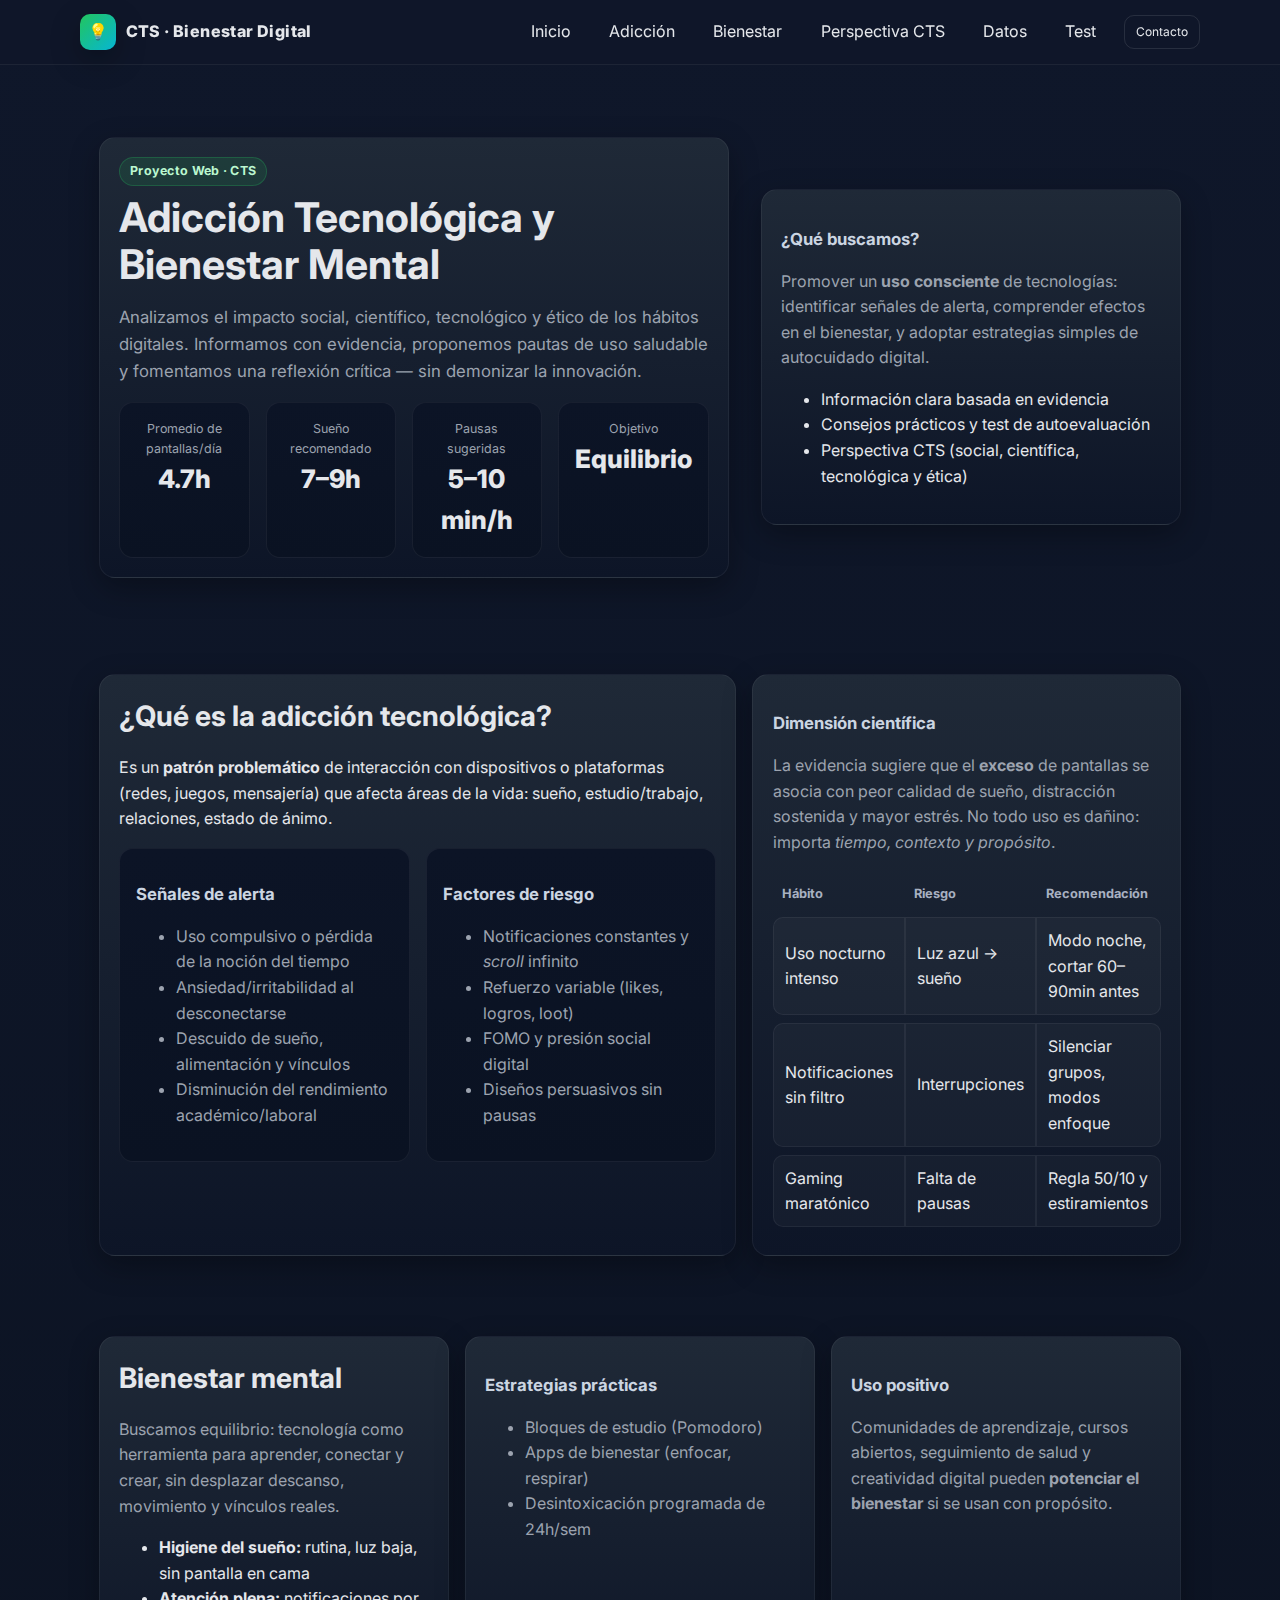
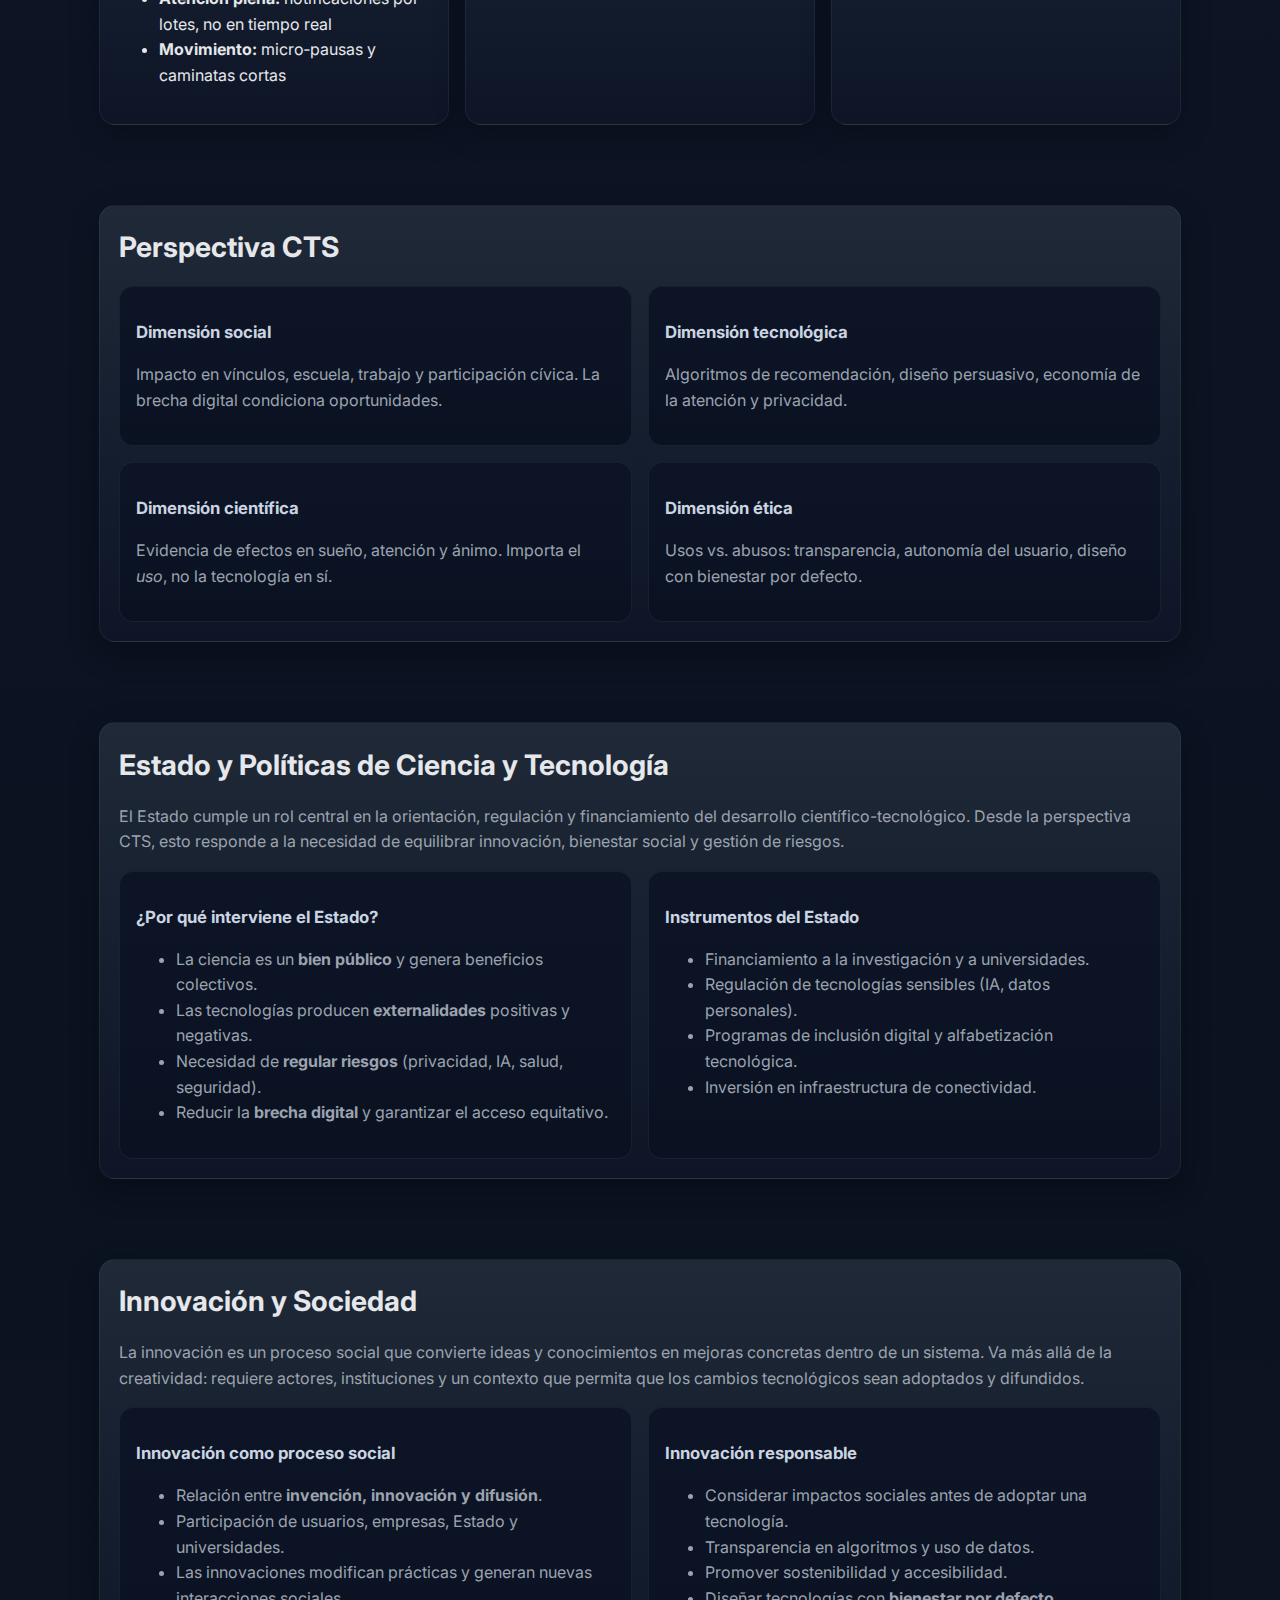
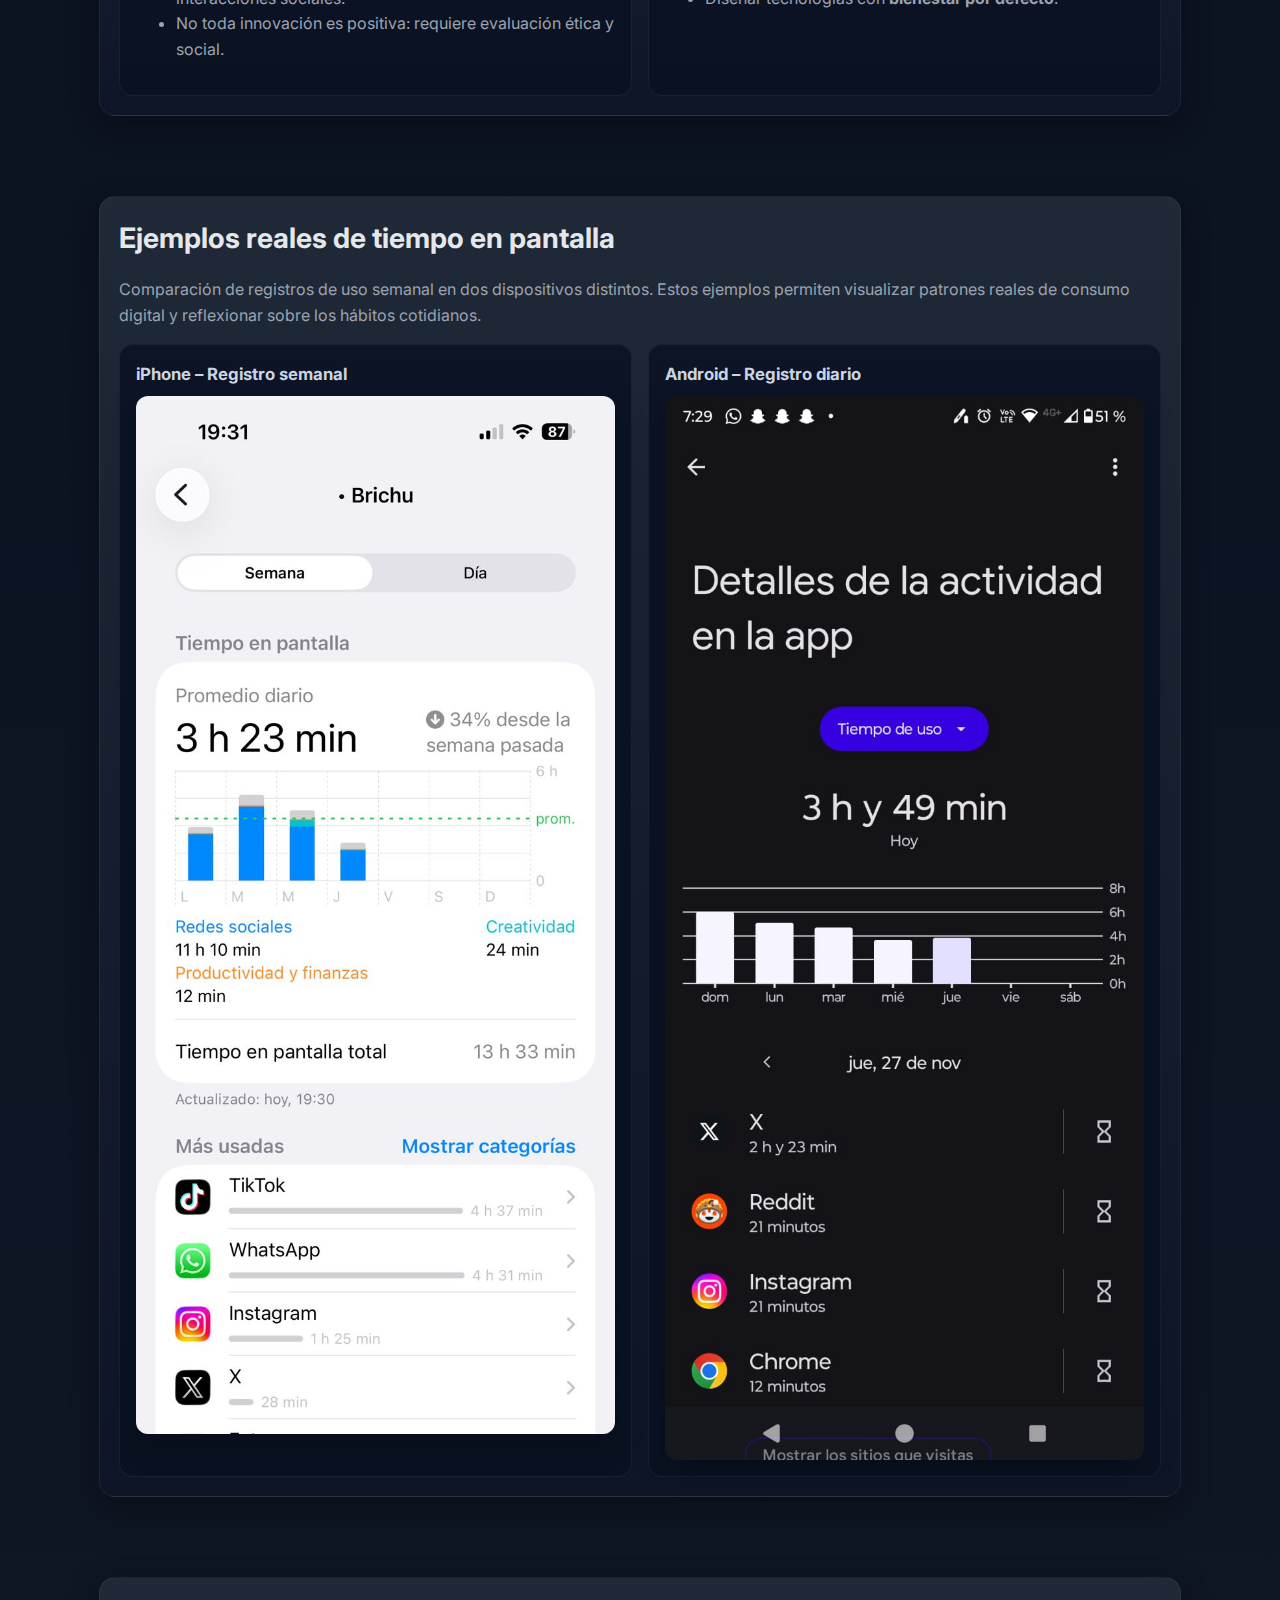
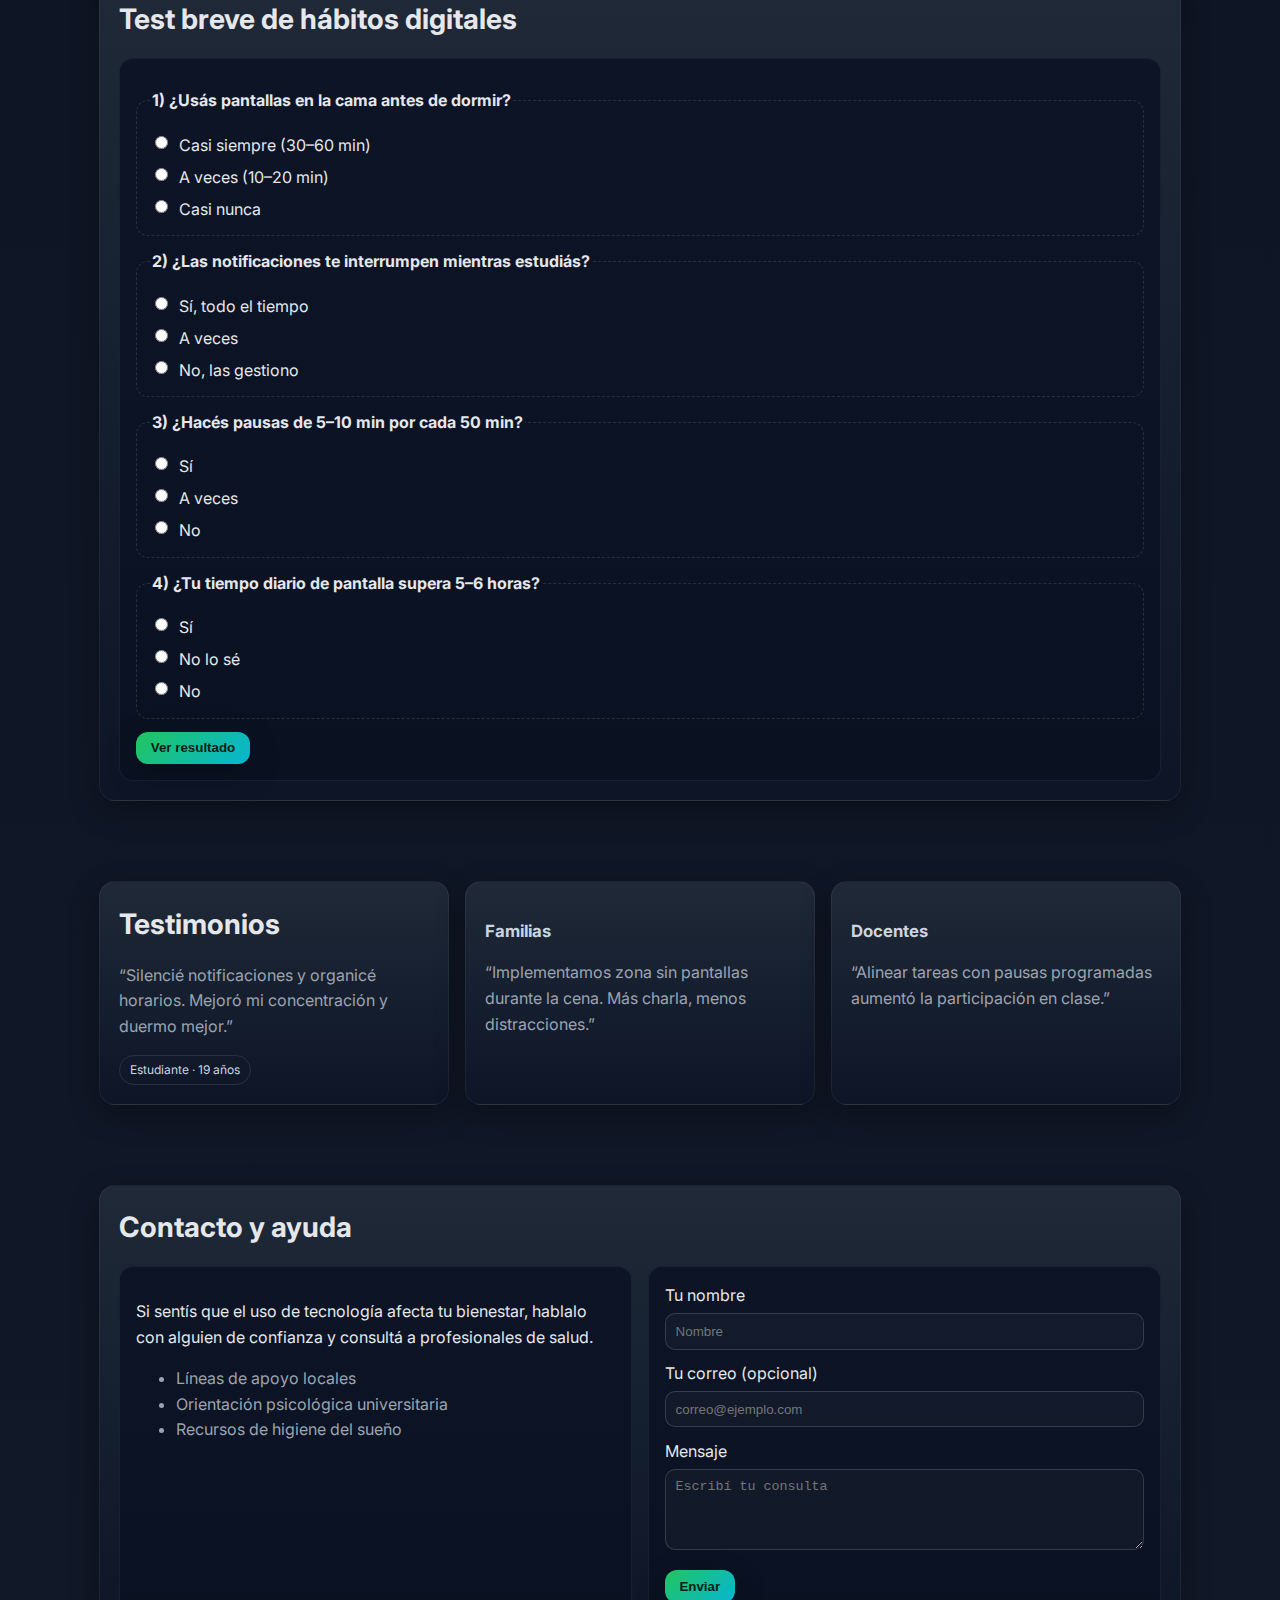
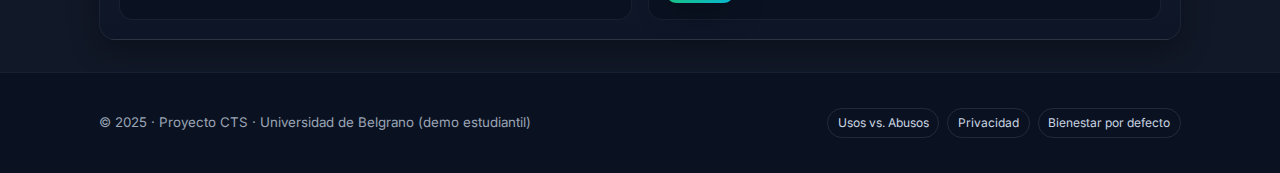
<file: index.html>
<!DOCTYPE html>
<html lang="es">

<head>
  <meta charset="utf-8" />
  <meta name="viewport" content="width=device-width, initial-scale=1" />
  <title>Adicción Tecnológica y Bienestar Mental – CTS</title>
  <meta name="description"
    content="Sitio educativo CTS sobre adicción tecnológica y bienestar mental: enfoque social, científico, tecnológico y ético." />
  <link rel="preconnect" href="https://fonts.gstatic.com" crossorigin>
  <link href="https://fonts.googleapis.com/css2?family=Inter:wght@300;400;600;800&display=swap" rel="stylesheet">
  <style>
    :root {
      --bg: #0f172a;
      /* slate-900 */
      --panel: #111827;
      /* gray-900 */
      --soft: #1f2937;
      /* gray-800 */
      --muted: #9ca3af;
      /* gray-400 */
      --text: #e5e7eb;
      /* gray-200 */
      --brand: #22c55e;
      /* green-500 */
      --brand-2: #06b6d4;
      /* cyan-500 */
      --accent: #93c5fd;
      /* blue-300 */
      --danger: #ef4444;
      /* red-500 */
      --ok: #10b981;
      /* emerald-500 */
      --shadow: 0 10px 30px rgba(0, 0, 0, .3);
      --radius: 16px;
    }

    * {
      box-sizing: border-box
    }

    html,
    body {
      margin: 0
    }

    body {
      font-family: Inter, system-ui, -apple-system, Segoe UI, Roboto, Ubuntu, "Helvetica Neue", Arial, "Apple Color Emoji", "Segoe UI Emoji";
      background: linear-gradient(180deg, var(--bg), #0b1220 40%, var(--panel));
      color: var(--text);
      line-height: 1.6
    }

    a {
      color: var(--accent);
      text-decoration: none
    }

    img {
      max-width: 100%;
      display: block
    }

    /* Layout */
    .container {
      max-width: 1120px;
      margin: 0 auto;
      padding: 0 1.2rem
    }

    header {
      position: sticky;
      top: 0;
      z-index: 120;
      background: rgba(15, 23, 42, .7);
      backdrop-filter: blur(10px);
      border-bottom: 1px solid rgba(255, 255, 255, .06);
      transition: background-color .25s ease, box-shadow .25s ease, transform .35s ease-out
    }

    .nav {
      display: flex;
      align-items: center;
      justify-content: space-between;
      padding: .8rem 0
    }

    .brand {
      display: flex;
      gap: .6rem;
      align-items: center;
      font-weight: 800;
      letter-spacing: .4px
    }

    .brand .logo {
      width: 36px;
      height: 36px;
      border-radius: 10px;
      background: linear-gradient(135deg, var(--brand), var(--brand-2));
      display: grid;
      place-items: center;
      box-shadow: var(--shadow)
    }

    .brand .logo span {
      font-weight: 800;
      color: #052014
    }

    .menu {
      display: flex;
      gap: 1rem;
      align-items: center
    }

    .menu a {
      padding: .4rem .7rem;
      border-radius: 10px;
      color: var(--text)
    }

    .menu a:hover {
      background: rgba(255, 255, 255, .06)
    }

    .cta {
      background: linear-gradient(135deg, var(--brand), var(--brand-2));
      color: #052014;
      font-weight: 700;
      padding: .55rem .9rem;
      border: none;
      border-radius: 12px;
      box-shadow: var(--shadow);
    }

    .hero {
      padding: 4.5rem 0 3rem;
      display: grid;
      grid-template-columns: 1.2fr .8fr;
      gap: 2rem;
      align-items: center
    }

    .hero h1 {
      font-size: clamp(1.8rem, 3.2vw, 3rem);
      line-height: 1.15;
      margin: .5rem 0
    }

    .hero p.lead {
      color: var(--muted);
      font-size: 1.05rem
    }

    .card {
      background: linear-gradient(180deg, var(--soft), #0d1527);
      border: 1px solid rgba(255, 255, 255, .06);
      border-radius: var(--radius);
      box-shadow: var(--shadow)
    }

    .card.pad {
      padding: 1.2rem
    }

    .grid {
      display: grid;
      gap: 1rem
    }

    .grid.cols-3 {
      grid-template-columns: repeat(3, 1fr)
    }

    .grid.cols-2 {
      grid-template-columns: repeat(2, 1fr)
    }

    section {
      padding: 3rem 0 2rem
    }

    h2 {
      font-size: clamp(1.3rem, 2.2vw, 1.8rem);
      margin: 0 0 1rem
    }

    h3 {
      font-size: 1.05rem;
      margin: 1rem 0 .5rem;
      color: #cbd5e1
    }

    .muted {
      color: var(--muted)
    }

    .tag {
      display: inline-block;
      background: rgba(34, 197, 94, .12);
      color: #bbf7d0;
      border: 1px solid rgba(34, 197, 94, .25);
      padding: .2rem .6rem;
      border-radius: 999px;
      font-size: .78rem;
      font-weight: 700;
      letter-spacing: .3px
    }

    .kpis {
      display: grid;
      grid-template-columns: repeat(4, 1fr);
      gap: 1rem
    }

    .kpis .kpi {
      padding: 1rem;
      border-radius: 14px;
      background: linear-gradient(180deg, #0c1426, #0a1222);
      border: 1px solid rgba(255, 255, 255, .06);
      text-align: center
    }

    .kpi .title {
      font-size: .78rem;
      color: var(--muted)
    }

    .kpi .value {
      font-size: 1.6rem;
      font-weight: 800
    }

    .pill {
      display: inline-block;
      padding: .25rem .6rem;
      border: 1px solid rgba(255, 255, 255, .1);
      border-radius: 999px;
      font-size: .75rem;
      color: #cbd5e1
    }

    .two-col {
      display: grid;
      grid-template-columns: 1.2fr .8fr;
      gap: 1rem
    }

    .table {
      width: 100%;
      border-collapse: separate;
      border-spacing: 0 8px
    }

    .table th {
      font-size: .8rem;
      color: #a8b1c1;
      text-align: left;
      padding: .3rem .6rem
    }

    .table td {
      background: rgba(255, 255, 255, .03);
      border: 1px solid rgba(255, 255, 255, .06);
      padding: .6rem .7rem
    }

    .table tr td:first-child {
      border-top-left-radius: 10px;
      border-bottom-left-radius: 10px
    }

    .table tr td:last-child {
      border-top-right-radius: 10px;
      border-bottom-right-radius: 10px
    }

    .panel {
      padding: 1rem;
      border-radius: 14px;
      background: linear-gradient(180deg, #0c1426, #0a1222);
      border: 1px solid rgba(255, 255, 255, .06)
    }

    /* Test */
    .question {
      margin: .8rem 0;
      padding: .8rem;
      border: 1px dashed rgba(255, 255, 255, .12);
      border-radius: 12px
    }

    .question legend {
      font-weight: 700
    }

    .choices {
      display: grid;
      gap: .4rem;
      margin-top: .4rem
    }

    .choices label {
      display: flex;
      gap: .5rem;
      align-items: flex-start
    }

    /* Footer */
    footer {
      padding: 2.2rem 0;
      color: #9aa4b4;
      border-top: 1px solid rgba(255, 255, 255, .06);
      background: #0a1222
    }

    /* Mobile */
    .drawer {
      display: none;
    }

    .mobile {
      display: none;
    }

    .nav-toggle {
      display: none;
    }

    @media (max-width: 960px) {
      .hero {
        grid-template-columns: 1fr
      }

      .grid.cols-3 {
        grid-template-columns: 1fr
      }

      .grid.cols-2 {
        grid-template-columns: 1fr
      }

      .kpis {
        grid-template-columns: repeat(2, 1fr)
      }

      .two-col {
        grid-template-columns: 1fr
      }

      .menu {
        display: none
      }

      .mobile {
        display: block
      }

      .nav-toggle {
        display: inline-flex;
        gap: .45rem;
        align-items: center;
        background: rgba(255, 255, 255, .06);
        border: 1px solid rgba(255, 255, 255, .1);
        padding: .45rem .7rem;
        border-radius: 10px;
      }

      .drawer {
        display: none;
        position: fixed;
        inset: 64px 0 0 0;
        background: rgba(10, 18, 34, .98);
        backdrop-filter: blur(6px);
        padding: 1rem;
        z-index: 1;
      }

      .drawer a {
        display: block;
        padding: .8rem;
        border-bottom: 1px solid rgba(255, 255, 255, .06);
      }

      .drawer.open {
        display: block;
        height: fit-content;
      }
    }

    /* Refuerzo extra por las dudas (escritorio): */
    @media (min-width: 961px) {
      #drawer {
        display: none !important;
      }
    }
  </style>
</head>

<body>
  <header aria-label="Barra de navegación principal">
    <div class="container nav">
      <div class="brand" aria-label="Identidad del sitio">
        <div class="logo" aria-hidden="true">💡</div>
        <span>CTS · Bienestar Digital</span>
      </div>
      <nav class="menu" aria-label="Secciones">
        <a href="#inicio">Inicio</a>
        <a href="#adiccion">Adicción</a>
        <a href="#bienestar">Bienestar</a>
        <a href="#cts">Perspectiva CTS</a>
        <a href="#datos">Datos</a>
        <a href="#test">Test</a>
        <a href="#contacto" class="pill">Contacto</a>
      </nav>
      <div class="mobile">
        <button class="nav-toggle" id="openNav" aria-expanded="false" aria-controls="drawer">Menú ▾</button>
      </div>
    </div>
    <div id="drawer" class="drawer" role="dialog" aria-modal="true" aria-label="Menú móvil">
      <a href="#inicio">Inicio</a>
      <a href="#adiccion">Adicción</a>
      <a href="#bienestar">Bienestar</a>
      <a href="#cts">Perspectiva CTS</a>
      <a href="#datos">Datos</a>
      <a href="#test">Test</a>
      <a href="#contacto">Contacto</a>
    </div>
  </header>

  <main id="inicio" class="container">
    <section class="hero" aria-labelledby="t-hero">
      <div class="card pad">
        <span class="tag">Proyecto Web · CTS</span>
        <h1 id="t-hero">Adicción Tecnológica y Bienestar Mental</h1>
        <p class="lead">Analizamos el impacto social, científico, tecnológico y ético de los hábitos digitales.
          Informamos con evidencia, proponemos pautas de uso saludable y fomentamos una reflexión crítica — sin
          demonizar la innovación.</p>
        <div class="kpis" aria-label="Indicadores destacados">
          <div class="kpi">
            <div class="title">Promedio de pantallas/día</div>
            <div class="value" id="k1">4.7h</div>
          </div>
          <div class="kpi">
            <div class="title">Sueño recomendado</div>
            <div class="value">7–9h</div>
          </div>
          <div class="kpi">
            <div class="title">Pausas sugeridas</div>
            <div class="value">5–10 min/h</div>
          </div>
          <div class="kpi">
            <div class="title">Objetivo</div>
            <div class="value">Equilibrio</div>
          </div>
        </div>
      </div>
      <div class="card pad" aria-label="Ilustración y objetivo">
        <h3>¿Qué buscamos?</h3>
        <p class="muted">Promover un <strong>uso consciente</strong> de tecnologías: identificar señales de alerta,
          comprender efectos en el bienestar, y adoptar estrategias simples de autocuidado digital.</p>
        <ul>
          <li>Información clara basada en evidencia</li>
          <li>Consejos prácticos y test de autoevaluación</li>
          <li>Perspectiva CTS (social, científica, tecnológica y ética)</li>
        </ul>
      </div>
    </section>

    <section id="adiccion" aria-labelledby="t-adiccion">
      <div class="two-col">
        <div class="card pad">
          <h2 id="t-adiccion">¿Qué es la adicción tecnológica?</h2>
          <p>Es un <strong>patrón problemático</strong> de interacción con dispositivos o plataformas (redes, juegos,
            mensajería) que afecta áreas de la vida: sueño, estudio/trabajo, relaciones, estado de ánimo.</p>
          <div class="grid cols-2">
            <div class="panel">
              <h3>Señales de alerta</h3>
              <ul class="muted">
                <li>Uso compulsivo o pérdida de la noción del tiempo</li>
                <li>Ansiedad/irritabilidad al desconectarse</li>
                <li>Descuido de sueño, alimentación y vínculos</li>
                <li>Disminución del rendimiento académico/laboral</li>
              </ul>
            </div>
            <div class="panel">
              <h3>Factores de riesgo</h3>
              <ul class="muted">
                <li>Notificaciones constantes y <em>scroll</em> infinito</li>
                <li>Refuerzo variable (likes, logros, loot)</li>
                <li>FOMO y presión social digital</li>
                <li>Diseños persuasivos sin pausas</li>
              </ul>
            </div>
          </div>
        </div>
        <div class="card pad">
          <h3>Dimensión científica</h3>
          <p class="muted">La evidencia sugiere que el <strong>exceso</strong> de pantallas se asocia con peor calidad
            de sueño, distracción sostenida y mayor estrés. No todo uso es dañino: importa <em>tiempo, contexto y
              propósito</em>.</p>
          <table class="table" aria-label="Relación entre hábitos y efectos">
            <thead>
              <tr>
                <th>Hábito</th>
                <th>Riesgo</th>
                <th>Recomendación</th>
              </tr>
            </thead>
            <tbody>
              <tr>
                <td>Uso nocturno intenso</td>
                <td>Luz azul → sueño</td>
                <td>Modo noche, cortar 60–90min antes</td>
              </tr>
              <tr>
                <td>Notificaciones sin filtro</td>
                <td>Interrupciones</td>
                <td>Silenciar grupos, modos enfoque</td>
              </tr>
              <tr>
                <td>Gaming maratónico</td>
                <td>Falta de pausas</td>
                <td>Regla 50/10 y estiramientos</td>
              </tr>
            </tbody>
          </table>
        </div>
      </div>
    </section>

    <section id="bienestar" aria-labelledby="t-bienestar">
      <div class="grid cols-3">
        <article class="card pad">
          <h2 id="t-bienestar">Bienestar mental</h2>
          <p class="muted">Buscamos equilibrio: tecnología como herramienta para aprender, conectar y crear, sin
            desplazar descanso, movimiento y vínculos reales.</p>
          <ul>
            <li><strong>Higiene del sueño:</strong> rutina, luz baja, sin pantalla en cama</li>
            <li><strong>Atención plena:</strong> notificaciones por lotes, no en tiempo real</li>
            <li><strong>Movimiento:</strong> micro‑pausas y caminatas cortas</li>
          </ul>
        </article>
        <article class="card pad">
          <h3>Estrategias prácticas</h3>
          <ul class="muted">
            <li>Bloques de estudio (Pomodoro)</li>
            <li>Apps de bienestar (enfocar, respirar)</li>
            <li>Desintoxicación programada de 24h/sem</li>
          </ul>
        </article>
        <article class="card pad">
          <h3>Uso positivo</h3>
          <p class="muted">Comunidades de aprendizaje, cursos abiertos, seguimiento de salud y creatividad digital
            pueden <strong>potenciar el bienestar</strong> si se usan con propósito.</p>
        </article>
      </div>
    </section>

    <section id="cts" aria-labelledby="t-cts">
      <div class="card pad">
        <h2 id="t-cts">Perspectiva CTS</h2>
        <div class="grid cols-2">
          <div class="panel">
            <h3>Dimensión social</h3>
            <p class="muted">Impacto en vínculos, escuela, trabajo y participación cívica. La brecha digital condiciona
              oportunidades.</p>
          </div>
          <div class="panel">
            <h3>Dimensión tecnológica</h3>
            <p class="muted">Algoritmos de recomendación, diseño persuasivo, economía de la atención y privacidad.</p>
          </div>
          <div class="panel">
            <h3>Dimensión científica</h3>
            <p class="muted">Evidencia de efectos en sueño, atención y ánimo. Importa el <em>uso</em>, no la tecnología
              en sí.</p>
          </div>
          <div class="panel">
            <h3>Dimensión ética</h3>
            <p class="muted">Usos vs. abusos: transparencia, autonomía del usuario, diseño con bienestar por defecto.
            </p>
          </div>
        </div>
      </div>
    </section>

    <!-- Unidad 5: Estado y políticas científico-tecnológicas -->
    <section id="estado" aria-labelledby="t-estado">
      <div class="card pad">
        <h2 id="t-estado">Estado y Políticas de Ciencia y Tecnología</h2>
        <p class="muted">El Estado cumple un rol central en la orientación, regulación y financiamiento del desarrollo
          científico-tecnológico. Desde la perspectiva CTS, esto responde a la necesidad de equilibrar innovación,
          bienestar social y gestión de riesgos.</p>

        <div class="grid cols-2">
          <div class="panel">
            <h3>¿Por qué interviene el Estado?</h3>
            <ul class="muted">
              <li>La ciencia es un <strong>bien público</strong> y genera beneficios colectivos.</li>
              <li>Las tecnologías producen <strong>externalidades</strong> positivas y negativas.</li>
              <li>Necesidad de <strong>regular riesgos</strong> (privacidad, IA, salud, seguridad).</li>
              <li>Reducir la <strong>brecha digital</strong> y garantizar el acceso equitativo.</li>
            </ul>
          </div>
          <div class="panel">
            <h3>Instrumentos del Estado</h3>
            <ul class="muted">
              <li>Financiamiento a la investigación y a universidades.</li>
              <li>Regulación de tecnologías sensibles (IA, datos personales).</li>
              <li>Programas de inclusión digital y alfabetización tecnológica.</li>
              <li>Inversión en infraestructura de conectividad.</li>
            </ul>
          </div>
        </div>
      </div>
    </section>

    <!-- Unidad 6: Innovación -->
    <section id="innovacion" aria-labelledby="t-innovacion">
      <div class="card pad">
        <h2 id="t-innovacion">Innovación y Sociedad</h2>
        <p class="muted">La innovación es un proceso social que convierte ideas y conocimientos en mejoras concretas
          dentro de un sistema. Va más allá de la creatividad: requiere actores, instituciones y un contexto que permita
          que los cambios tecnológicos sean adoptados y difundidos.</p>

        <div class="grid cols-2">
          <div class="panel">
            <h3>Innovación como proceso social</h3>
            <ul class="muted">
              <li>Relación entre <strong>invención, innovación y difusión</strong>.</li>
              <li>Participación de usuarios, empresas, Estado y universidades.</li>
              <li>Las innovaciones modifican prácticas y generan nuevas interacciones sociales.</li>
              <li>No toda innovación es positiva: requiere evaluación ética y social.</li>
            </ul>
          </div>
          <div class="panel">
            <h3>Innovación responsable</h3>
            <ul class="muted">
              <li>Considerar impactos sociales antes de adoptar una tecnología.</li>
              <li>Transparencia en algoritmos y uso de datos.</li>
              <li>Promover sostenibilidad y accesibilidad.</li>
              <li>Diseñar tecnologías con <strong>bienestar por defecto</strong>.</li>
            </ul>
          </div>
        </div>
      </div>
    </section>

    <section id="ejemplos-uso" aria-labelledby="t-ejemplos-uso">
      <div class="card pad">
        <h2 id="t-ejemplos-uso">Ejemplos reales de tiempo en pantalla</h2>
        <p class="muted">Comparación de registros de uso semanal en dos dispositivos distintos. Estos ejemplos permiten
          visualizar patrones reales de consumo digital y reflexionar sobre los hábitos cotidianos.</p>


        <div class="grid cols-2" style="margin-top:1rem">
          <div class="panel">
            <h3 style="margin-top:0">iPhone – Registro semanal</h3>
            <img src="tiempo_en_pantalla.jpeg" alt="Ejemplo de tiempo en pantalla en iPhone"
              style="border-radius:12px;box-shadow:var(--shadow)">
          </div>


          <div class="panel">
            <h3 style="margin-top:0">Android – Registro diario</h3>
            <img src="tiempo_em_pantalla_maxi.jpeg" alt="Ejemplo de tiempo en pantalla en Android"
              style="border-radius:12px;box-shadow:var(--shadow)">
          </div>
        </div>
      </div>
    </section>

    <section id="test" aria-labelledby="t-test">
      <div class="card pad">
        <h2 id="t-test">Test breve de hábitos digitales</h2>
        <form id="quiz" class="panel" autocomplete="off">
          <fieldset class="question">
            <legend>1) ¿Usás pantallas en la cama antes de dormir?</legend>
            <div class="choices">
              <label><input type="radio" name="q1" value="2"> Casi siempre (30–60 min)</label>
              <label><input type="radio" name="q1" value="1"> A veces (10–20 min)</label>
              <label><input type="radio" name="q1" value="0"> Casi nunca</label>
            </div>
          </fieldset>
          <fieldset class="question">
            <legend>2) ¿Las notificaciones te interrumpen mientras estudiás?</legend>
            <div class="choices">
              <label><input type="radio" name="q2" value="2"> Sí, todo el tiempo</label>
              <label><input type="radio" name="q2" value="1"> A veces</label>
              <label><input type="radio" name="q2" value="0"> No, las gestiono</label>
            </div>
          </fieldset>
          <fieldset class="question">
            <legend>3) ¿Hacés pausas de 5–10 min por cada 50 min?</legend>
            <div class="choices">
              <label><input type="radio" name="q3" value="0"> Sí</label>
              <label><input type="radio" name="q3" value="1"> A veces</label>
              <label><input type="radio" name="q3" value="2"> No</label>
            </div>
          </fieldset>
          <fieldset class="question">
            <legend>4) ¿Tu tiempo diario de pantalla supera 5–6 horas?</legend>
            <div class="choices">
              <label><input type="radio" name="q4" value="2"> Sí</label>
              <label><input type="radio" name="q4" value="1"> No lo sé</label>
              <label><input type="radio" name="q4" value="0"> No</label>
            </div>
          </fieldset>
          <button type="submit" class="cta">Ver resultado</button>
        </form>
        <div id="result" class="panel" style="margin-top:1rem;display:none" aria-live="polite"></div>
      </div>
    </section>

    <section id="testimonios" aria-labelledby="t-testimonios">
      <div class="grid cols-3">
        <article class="card pad">
          <h2 id="t-testimonios">Testimonios</h2>
          <p class="muted">“Silencié notificaciones y organicé horarios. Mejoró mi concentración y duermo mejor.”</p>
          <span class="pill">Estudiante · 19 años</span>
        </article>
        <article class="card pad">
          <h3>Familias</h3>
          <p class="muted">“Implementamos zona sin pantallas durante la cena. Más charla, menos distracciones.”</p>
        </article>
        <article class="card pad">
          <h3>Docentes</h3>
          <p class="muted">“Alinear tareas con pausas programadas aumentó la participación en clase.”</p>
        </article>
      </div>
    </section>

    <section id="contacto" aria-labelledby="t-contacto">
      <div class="card pad">
        <h2 id="t-contacto">Contacto y ayuda</h2>
        <div class="grid cols-2">
          <div class="panel">
            <p>Si sentís que el uso de tecnología afecta tu bienestar, hablalo con alguien de confianza y consultá a
              profesionales de salud.</p>
            <ul class="muted">
              <li>Líneas de apoyo locales</li>
              <li>Orientación psicológica universitaria</li>
              <li>Recursos de higiene del sueño</li>
            </ul>
          </div>
          <form class="panel" id="contactForm" novalidate>
            <label>Tu nombre
              <input required name="nombre" placeholder="Nombre"
                style="width:100%;margin-top:.3rem;padding:.6rem;border-radius:10px;border:1px solid rgba(255,255,255,.15);background:rgba(255,255,255,.03);color:var(--text)">
            </label>
            <label style="display:block;margin-top:.7rem">Tu correo (opcional)
              <input type="email" name="email" placeholder="correo@ejemplo.com"
                style="width:100%;margin-top:.3rem;padding:.6rem;border-radius:10px;border:1px solid rgba(255,255,255,.15);background:rgba(255,255,255,.03);color:var(--text)">
            </label>
            <label style="display:block;margin-top:.7rem">Mensaje
              <textarea required name="msg" rows="4" placeholder="Escribí tu consulta"
                style="width:100%;margin-top:.3rem;padding:.6rem;border-radius:10px;border:1px solid rgba(255,255,255,.15);background:rgba(255,255,255,.03);color:var(--text)"></textarea>
            </label>
            <button class="cta" style="margin-top:.8rem" type="submit">Enviar</button>
            <p id="contactOk" class="muted" style="display:none;margin-top:.6rem">¡Gracias! Tu mensaje fue registrado
              (demo).</p>
          </form>
        </div>
      </div>
    </section>
  </main>

  <footer aria-label="Pie de página">
    <div class="container"
      style="display:flex;flex-wrap:wrap;gap:1rem;align-items:center;justify-content:space-between">
      <small>© 2025 · Proyecto CTS · Universidad de Belgrano (demo estudiantil)</small>
      <div style="display:flex;gap:.5rem;flex-wrap:wrap">
        <span class="pill">Usos vs. Abusos</span>
        <span class="pill">Privacidad</span>
        <span class="pill">Bienestar por defecto</span>
      </div>
    </div>
  </footer>

  <script>
    // Mobile nav drawer
    const openBtn = document.getElementById('openNav');
    const drawer = document.getElementById('drawer');
    const main = document.querySelector('main'); // o document.getElementById('inicio')

    if (openBtn && drawer && main) {
      openBtn.addEventListener('click', () => {
        const open = drawer.classList.toggle('open');
        openBtn.setAttribute('aria-expanded', String(open));

        if (open) {
          main.style.filter = 'blur(5px)';
          main.style.webkitFilter = 'blur(5px)';
        } else {
          main.style.filter = 'none';
          main.style.webkitFilter = 'none';
        }
      });

      drawer.querySelectorAll('a').forEach(a =>
        a.addEventListener('click', () => {
          drawer.classList.remove('open');
          openBtn.setAttribute('aria-expanded', 'false');
          main.style.filter = 'none';
          main.style.webkitFilter = 'none';
        })
      );
    }


    // Simple bar chart without external libs (Canvas 2D)
    const ctx = document.getElementById('chart').getContext('2d');
    const data = { labels: ["L", "M", "X", "J", "V", "S", "D"], values: [4.5, 5.2, 6.0, 3.8, 5.9, 4.0, 3.2] };
    const max = Math.max(...data.values) + 1;
    const W = ctx.canvas.width = ctx.canvas.clientWidth;
    const H = ctx.canvas.height = 200;
    const pad = 32; const bw = (W - pad * 2) / data.values.length - 14; const base = H - pad;
    ctx.clearRect(0, 0, W, H);
    ctx.font = '12px Inter'; ctx.fillStyle = '#9ca3af';
    // Axes
    ctx.strokeStyle = 'rgba(255,255,255,.12)'; ctx.beginPath(); ctx.moveTo(pad, pad); ctx.lineTo(pad, base); ctx.lineTo(W - pad, base); ctx.stroke();
    // Bars
    data.values.forEach((v, i) => {
      const x = pad + i * ((W - pad * 2) / data.values.length) + 7;
      const h = (v / max) * (H - pad * 2);
      const y = base - h;
      const grad = ctx.createLinearGradient(0, y, 0, base);
      grad.addColorStop(0, '#22c55e'); grad.addColorStop(1, '#06b6d4');
      ctx.fillStyle = grad; ctx.fillRect(x, y, bw, h);
      ctx.fillStyle = '#cbd5e1'; ctx.fillText(data.labels[i], x + bw / 2 - 4, base + 14);
    });

    // KPI auto: promedio de pantalla
    const avg = (data.values.reduce((a, b) => a + b, 0) / data.values.length).toFixed(1);
    document.getElementById('k1').textContent = avg + ' h';

    // Quiz scoring
    const quiz = document.getElementById('quiz');
    const result = document.getElementById('result');
    quiz.addEventListener('submit', (e) => {
      e.preventDefault();
      const form = new FormData(quiz);
      let score = 0; let answered = 0;
      ['q1', 'q2', 'q3', 'q4'].forEach(q => {
        const v = form.get(q); if (v !== null) { score += Number(v); answered++; }
      });
      if (answered < 4) {
        result.style.display = 'block';
        result.innerHTML = '<strong>Completá todas las preguntas.</strong>';
        return;
      }
      let msg = ''; let tone = '';
      if (score <= 2) { msg = 'Tus hábitos parecen bastante saludables. \n ✔ Mantené pausas y rutina de sueño.'; tone = 'ok'; }
      else if (score <= 5) { msg = 'Estás en un punto intermedio. \n • Probá silenciar notificaciones y cortar pantallas antes de dormir.'; tone = 'warn'; }
      else { msg = 'Alerta: hay señales de uso excesivo. \n • Definí límites de tiempo, aplicá descansos regulares y pedí apoyo si lo necesitás.'; tone = 'bad'; }
      result.style.display = 'block';
      result.style.borderColor = 'rgba(255,255,255,.12)';
      result.innerHTML = `<div style="display:flex;gap:.6rem;align-items:flex-start">
        <div style="font-size:1.2rem">${tone === 'ok' ? '✅' : tone === 'warn' ? '⚠️' : '🛑'}</div>
        <div><strong>Resultado:</strong> ${score} puntos<br><span class="muted">${msg.replace(/\n/g, '<br>')}</span></div>
      </div>`;
    });

    // Contact demo
    const contactForm = document.getElementById('contactForm');
    const contactOk = document.getElementById('contactOk');
    contactForm.addEventListener('submit', (e) => {
      e.preventDefault();
      contactOk.style.display = 'block';
      contactForm.reset();
    });
  </script>
</body>

</html>
</file>
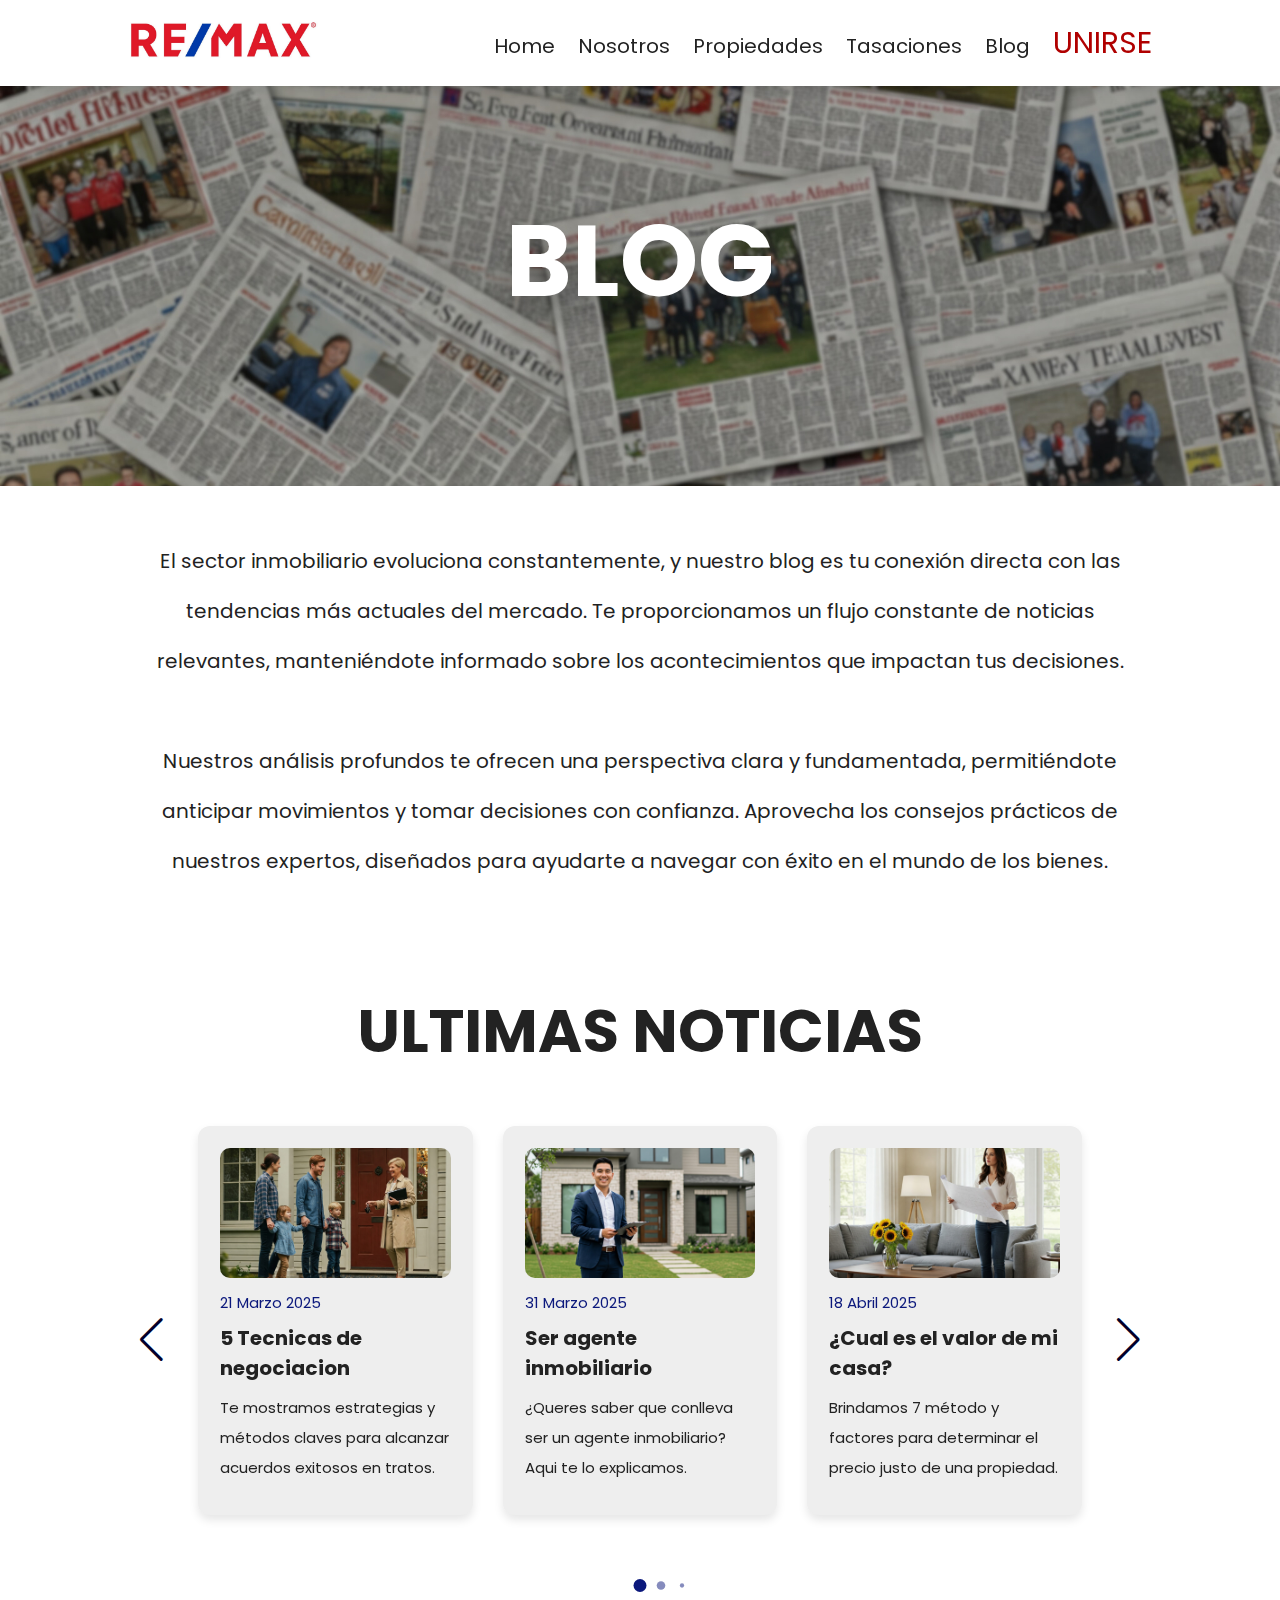
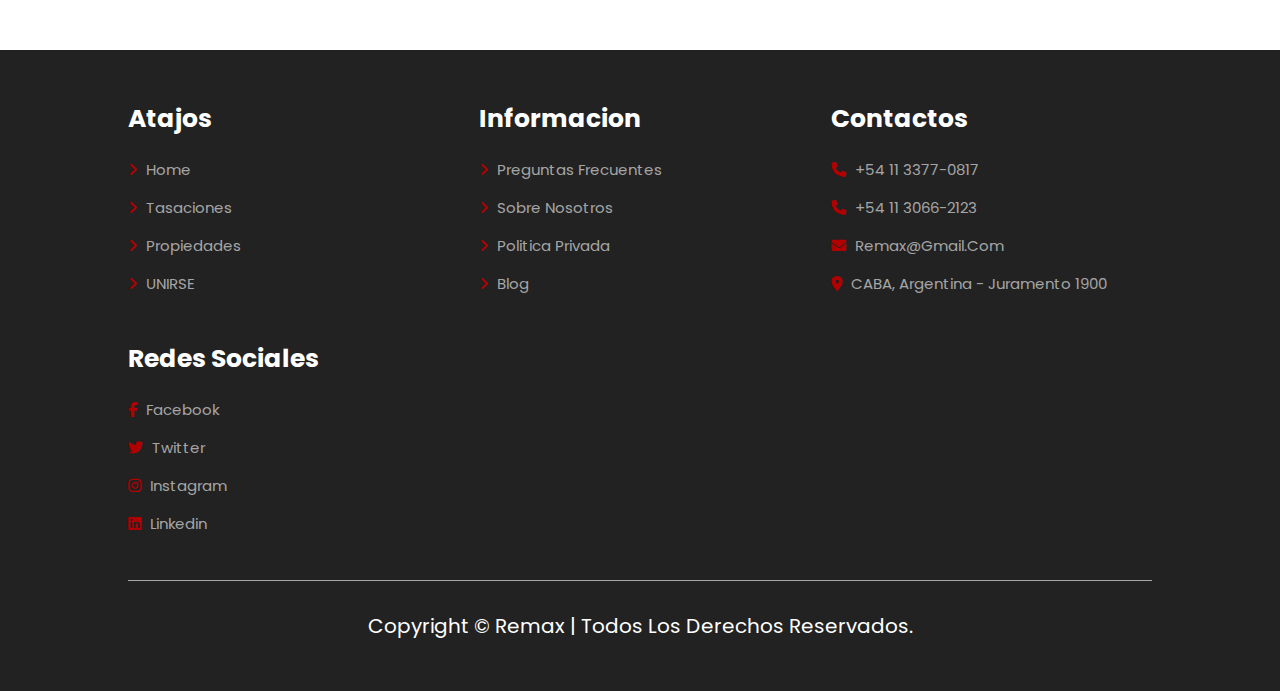
<file: blog.html>
<!DOCTYPE html>
<html lang="en">
<head>
    <meta charset="UTF-8">
    <meta name="viewport" content="width=device-width, initial-scale=1.0">
    <title>nosotros</title>

    <!--swiper css link -->
    <link rel="stylesheet" href="https://cdn.jsdelivr.net/npm/swiper@11/swiper-bundle.min.css"/>

    <!--font awesome cdn link -->
    <link rel="stylesheet" href="https://cdnjs.cloudflare.com/ajax/libs/font-awesome/6.7.2/css/all.min.css">

    <!-- custom css file -->
    <link rel="stylesheet" href="css/style.css">

</head>
<body>

<!--menu navegador -->

<section class="header">

    
    <a href="index.html" class="logo"><img src="imagenes/nombreRemax.jpg" alt="nombreRemax" width="190px" heigth="70px"></a>

    <nav class="navbar">
        <a href="index.html">Home</a>
        <a href="nosotros.html">Nosotros</a>
        <a href="propiedades.html">Propiedades</a>
        <a href="tasaciones.html">Tasaciones</a>
        <a href="blog.html">Blog</a>
        <a href="contacto.html" class="join-b">UNIRSE</a>
    </nav>

    <div id="menu-btn" class="fas fa-bars"></div>

</section>

<!--texto en header -->

<div class="heading" style="background:url(imagenes/heading4.jpg) no-repeat">
    <h1>BLOG</h1>
</div>

<!--info blog -->

<section class="info">

    <p>El sector inmobiliario evoluciona constantemente, y nuestro blog es tu conexión directa con las tendencias más actuales del mercado. Te proporcionamos un flujo constante de noticias relevantes, manteniéndote informado sobre los acontecimientos que impactan tus decisiones.</p>
    <p class="p2">...</p>
    <p>Nuestros análisis profundos te ofrecen una perspectiva clara y fundamentada, permitiéndote anticipar movimientos y tomar decisiones con confianza. Aprovecha los consejos prácticos de nuestros expertos, diseñados para ayudarte a navegar con éxito en el mundo de los bienes.</p>

</section>

<!--blog movible -->

<section class="blog">
    <h1 class="heading-title">Ultimas Noticias</h1>
    <div class="container swiper">
        <div class="card-wrapper">
            <ul class="card-list swiper-wrapper">
                <li class="card-item swiper-slide">
                    <a href="noticia1.html" class="card-link">
                        <img src="imagenes/blog1.jpg" alt="" class="card-image">
                        <p class="badge">21 Marzo 2025 </p>
                        <h2 class="card-title">5 Tecnicas de negociacion</h2>
                        <p class="card-text">Te mostramos estrategias y métodos claves para alcanzar acuerdos exitosos en tratos.</p>
                    </a>
                </li>
                <li class="card-item swiper-slide">
                    <a href="noticia2.html" class="card-link">
                        <img src="imagenes/blog2.jpg" alt="" class="card-image">
                        <p class="badge">31 Marzo 2025 </p>
                        <h2 class="card-title">Ser agente inmobiliario</h2>
                        <p class="card-text">¿Queres saber que conlleva ser un agente inmobiliario? Aqui te lo explicamos.</p>
                    </a>
                </li>
                <li class="card-item swiper-slide">
                    <a href="noticia3.html" class="card-link">
                        <img src="imagenes/blog3.jpg" alt="" class="card-image">
                        <p class="badge">18 Abril 2025 </p>
                        <h2 class="card-title">¿Cual es el valor de mi casa?</h2>
                        <p class="card-text">Brindamos 7 método y factores para determinar el precio justo de una propiedad.</p>
                    </a>
                </li>
                <li class="card-item swiper-slide">
                    <a href="noticia4.html" class="card-link">
                        <img src="imagenes/blog4.jpg" alt="" class="card-image">
                        <p class="badge">21 Abril 2025</p>
                        <h2 class="card-title">Un buen ambiente laboral</h2>
                        <p class="card-text">¿Como conseguir un entorno de trabajo positivo, colaborativo y que fomenta la productividad?</p>
                    </a>
                </li>
            </ul>
            <div class="swiper-pagination"></div>
            <div class="swiper-slide-button swiper-button-prev"></div>
            <div class="swiper-slide-button swiper-button-next"></div>
        </div>
    </div>
</section>

<!--footer -->

<section class="footer">

    <div class="box-container">

        <div class="box">
            <h3>Atajos</h3>
            <a href="index.html"> <i class="fa-solid fa-angle-right"></i> Home</a>
            <a href="tasaciones.html"> <i class="fa-solid fa-angle-right"></i> Tasaciones</a>
            <a href="propiedades.html"> <i class="fa-solid fa-angle-right"></i> Propiedades</a>
            <a href="contacto.html"> <i class="fa-solid fa-angle-right"></i> UNIRSE</a>
        </div>

        <div class="box">
            <h3>Informacion</h3>
            <a href="preguntas.html"> <i class="fa-solid fa-angle-right"></i> Preguntas Frecuentes</a>
            <a href="nosotros.html"> <i class="fa-solid fa-angle-right"></i> Sobre Nosotros</a>
            <a href="politica.html"> <i class="fa-solid fa-angle-right"></i> Politica privada</a>
            <a href="blog.html"> <i class="fa-solid fa-angle-right"></i> Blog</a>
        </div>

        <div class="box">
            <h3>Contactos</h3>
            <a href="https://wa.me/5491152591813?text=Hola, estoy interesada!!"> <i class="fas fa-phone"></i> +54 11 3377-0817 </a>
            <a href="https://wa.me/5491152591813?text=Hola, estoy interesada!!"> <i class="fas fa-phone"></i> +54 11 3066-2123 </a>
            <a href="mailto:remax@gmail.com"> <i class="fas fa-envelope"></i> remax@gmail.com </a>
            <a href="https://www.google.com.ar/maps/search/remax"> <i class="fa-solid fa-location-dot"></i> CABA, Argentina - Juramento 1900</a>
        </div>

        <div class="box">
            <h3>Redes sociales</h3>
            <a href="https://www.facebook.com/?locale=es_LA"> <i class="fab fa-facebook-f"></i> Facebook </a>
            <a href="https://x.com/home?lang=es"> <i class="fa-brands fa-twitter"></i> Twitter </a>
            <a href="https://www.instagram.com/"> <i class="fa-brands fa-instagram"></i> Instagram </a>
            <a href="https://ar.linkedin.com/"> <i class="fa-brands fa-linkedin"></i> Linkedin </a>
        </div>

    </div>

    <div class="credit"> Copyright &copy; Remax | Todos los derechos reservados. </div>

</section>

    <!--swiper js link -->
    <script src="https://cdn.jsdelivr.net/npm/swiper@11/swiper-bundle.min.js"></script>

    <!-- custom js file -->
    <script src="js/script.js"></script>
    
</body>
</html>
</file>
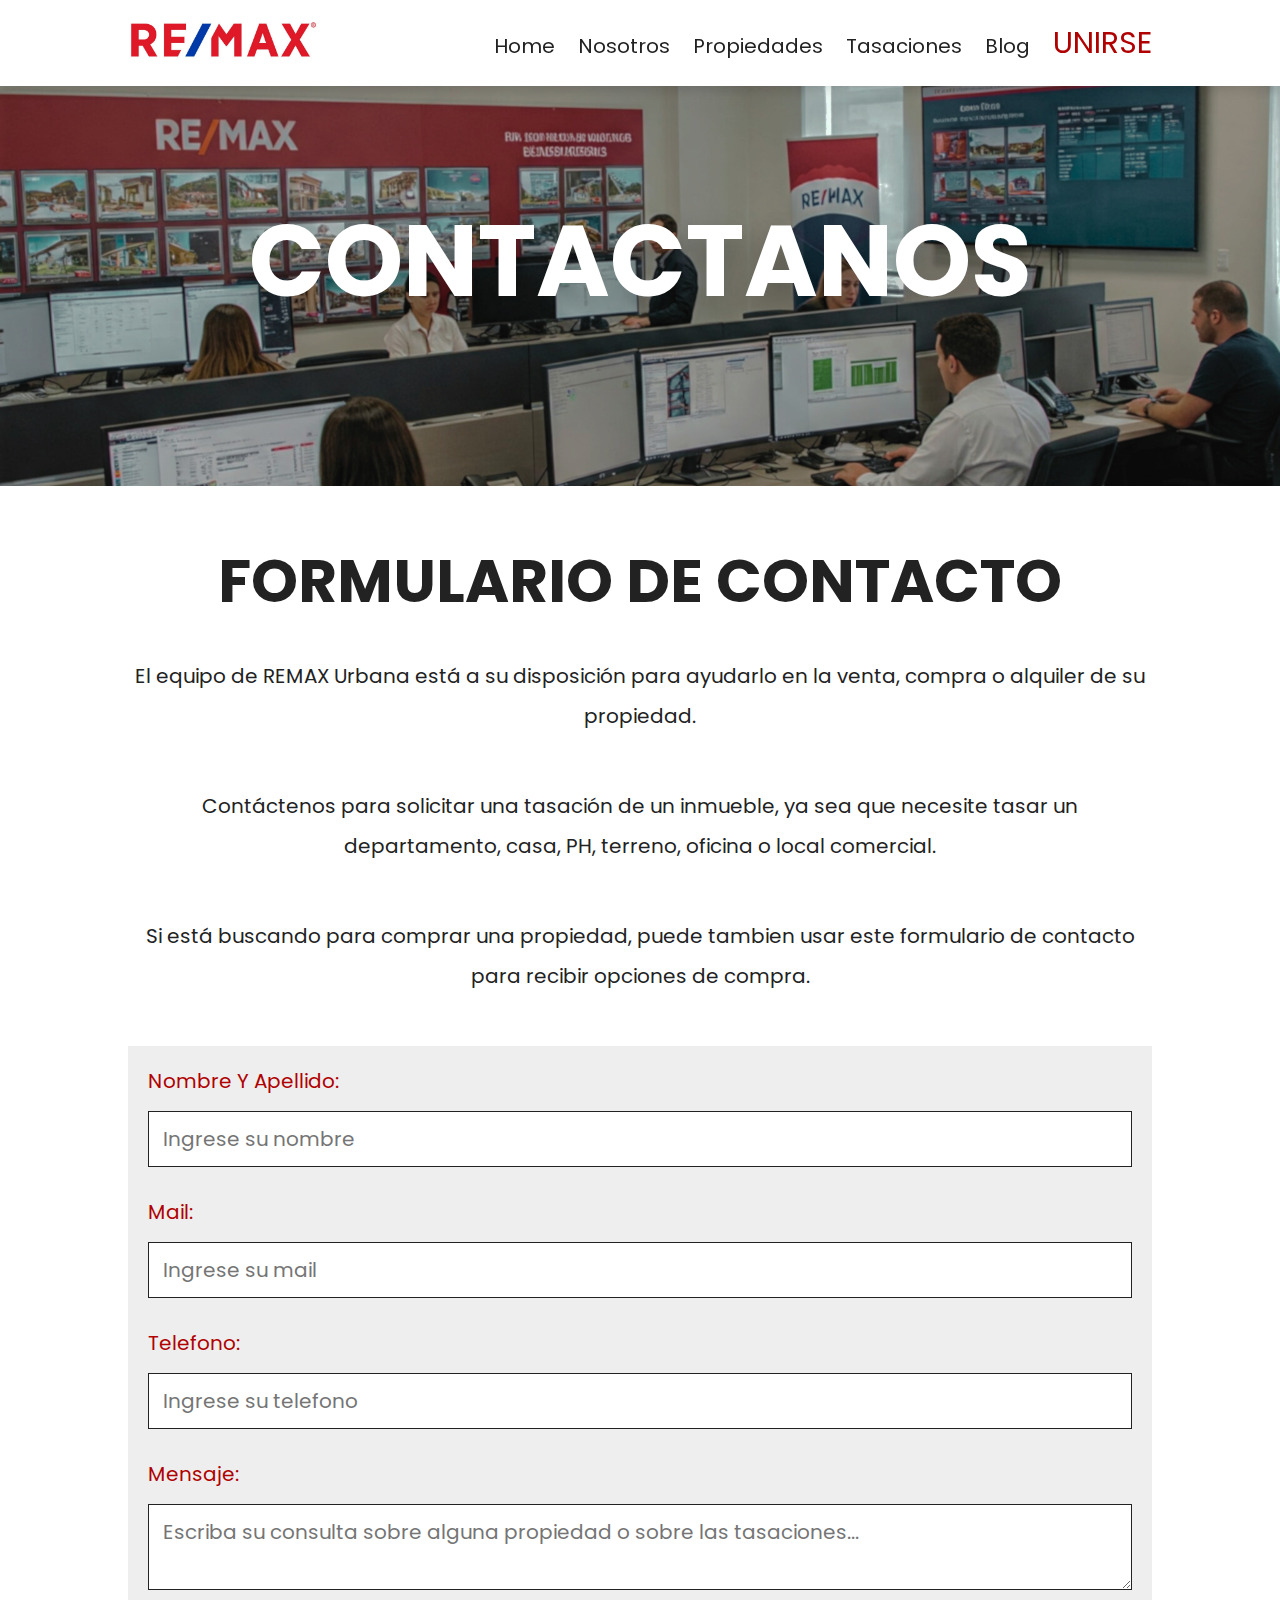
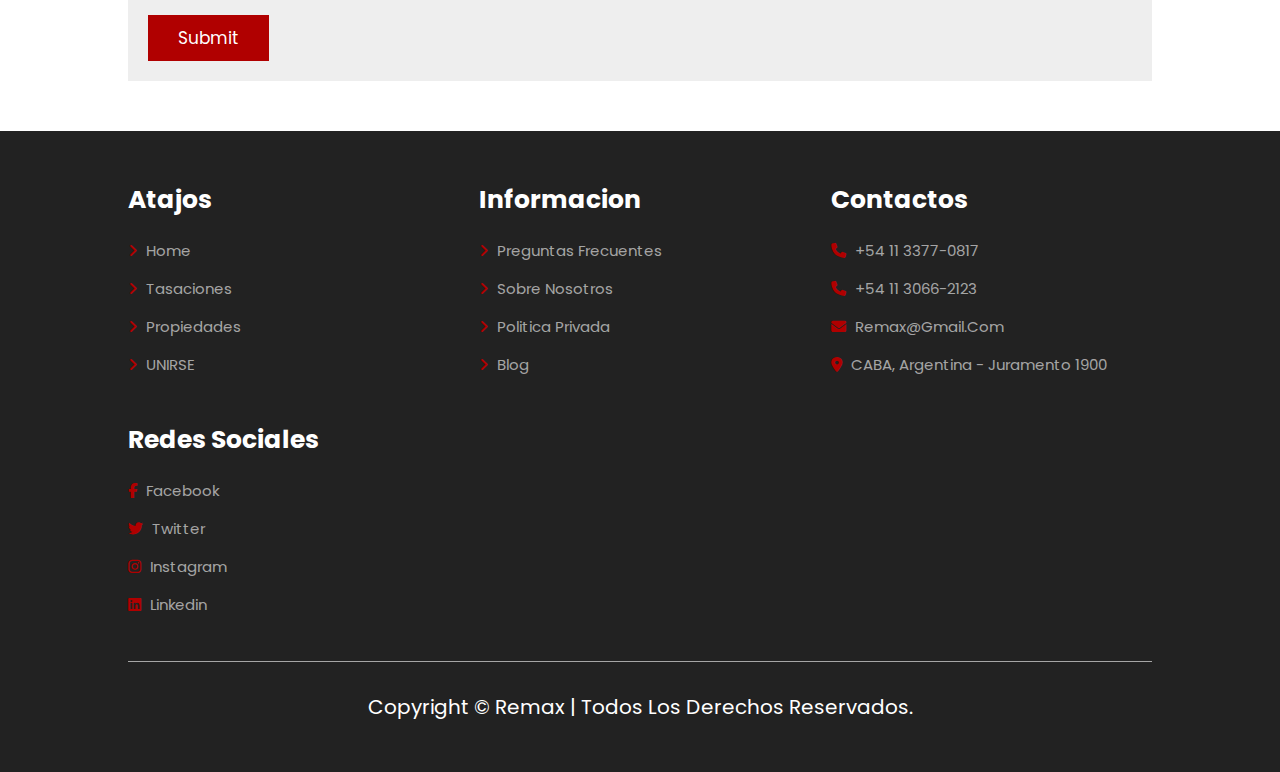
<file: contacto.html>
<!DOCTYPE html>
<html lang="en">
<head>
    <meta charset="UTF-8">
    <meta name="viewport" content="width=device-width, initial-scale=1.0">
    <title>home</title>

    <!--swiper css link -->
    <link rel="stylesheet" href="https://cdn.jsdelivr.net/npm/swiper@11/swiper-bundle.min.css"/>

    <!--font awesome cdn link -->
    <link rel="stylesheet" href="https://cdnjs.cloudflare.com/ajax/libs/font-awesome/6.7.2/css/all.min.css">

    <!-- custom css file -->
    <link rel="stylesheet" href="css/style.css">

</head>
<body>

<!--menu navegador -->

<section class="header">

    
    <a href="index.html" class="logo"><img src="imagenes/nombreRemax.jpg" alt="nombreRemax" width="190px" heigth="70px"></a>

    <nav class="navbar">
        <a href="index.html">Home</a>
        <a href="nosotros.html">Nosotros</a>
        <a href="propiedades.html">Propiedades</a>
        <a href="tasaciones.html">Tasaciones</a>
        <a href="blog.html">Blog</a>
        <a href="contacto.html" class="join-b">UNIRSE</a>
    </nav>

    <div id="menu-btn" class="fas fa-bars"></div>

</section>

<div class="heading" style="background:url(imagenes/heading2.jpg) no-repeat">
    <h1>CONTACTANOS</h1>
</div>

<!--form -->

<section class="booking">

    <h1 class="heading-title">FORMULARIO DE CONTACTO</h1>

    <p>El equipo de REMAX Urbana está a su disposición para ayudarlo en la venta, compra o alquiler de su propiedad.</p>

    <p>Contáctenos para solicitar una tasación de un inmueble, ya sea que necesite tasar un departamento, casa, PH, terreno, oficina o local comercial.</p>
        
    <p>Si está buscando para comprar una propiedad, puede tambien usar este formulario de contacto para recibir opciones de compra.</p>

    <form action="https://formsubmit.co/brisa.paez@comunidad.ub.edu.ar" method="post" class="book-form">

        <div class="flex">
            <div class="inputBox">
                <span>Nombre y apellido:</span>
                <input type="text" placeholder="Ingrese su nombre" name="name" required>
            </div>

            <div class="inputBox">
                <span>Mail:</span>
                <input type="email" placeholder="Ingrese su mail" name="email" required>
            </div>

            <div class="inputBox">
                <span>Telefono:</span>
                <input type="number" placeholder="Ingrese su telefono" name="phone" required>
            </div>
            
            <div class="inputBox">
                <span>Mensaje:</span> 
                <textarea placeholder="Escriba su consulta sobre alguna propiedad o sobre las tasaciones..." name="mensaje" required></textarea>
            </div>
        </div>

        <input type="submit" value="submit" class="btn" name="send">
    
    </form>

</section>

<!--footer -->

<section class="footer">

    <div class="box-container">

        <div class="box">
            <h3>Atajos</h3>
            <a href="index.html"> <i class="fa-solid fa-angle-right"></i> Home</a>
            <a href="tasaciones.html"> <i class="fa-solid fa-angle-right"></i> Tasaciones</a>
            <a href="propiedades.html"> <i class="fa-solid fa-angle-right"></i> Propiedades</a>
            <a href="contacto.html"> <i class="fa-solid fa-angle-right"></i> UNIRSE</a>
        </div>

        <div class="box">
            <h3>Informacion</h3>
            <a href="preguntas.html"> <i class="fa-solid fa-angle-right"></i> Preguntas Frecuentes</a>
            <a href="nosotros.html"> <i class="fa-solid fa-angle-right"></i> Sobre Nosotros</a>
            <a href="politica.html"> <i class="fa-solid fa-angle-right"></i> Politica privada</a>
            <a href="blog.html"> <i class="fa-solid fa-angle-right"></i> Blog</a>
        </div>

        <div class="box">
            <h3>Contactos</h3>
            <a href="https://wa.me/5491152591813?text=Hola, estoy interesada!!"> <i class="fas fa-phone"></i> +54 11 3377-0817 </a>
            <a href="https://wa.me/5491152591813?text=Hola, estoy interesada!!"> <i class="fas fa-phone"></i> +54 11 3066-2123 </a>
            <a href="mailto:remax@gmail.com"> <i class="fas fa-envelope"></i> remax@gmail.com </a>
            <a href="https://www.google.com.ar/maps/search/remax"> <i class="fa-solid fa-location-dot"></i> CABA, Argentina - Juramento 1900</a>
        </div>

        <div class="box">
            <h3>Redes sociales</h3>
            <a href="https://www.facebook.com/?locale=es_LA"> <i class="fab fa-facebook-f"></i> Facebook </a>
            <a href="https://x.com/home?lang=es"> <i class="fa-brands fa-twitter"></i> Twitter </a>
            <a href="https://www.instagram.com/"> <i class="fa-brands fa-instagram"></i> Instagram </a>
            <a href="https://ar.linkedin.com/"> <i class="fa-brands fa-linkedin"></i> Linkedin </a>
        </div>

    </div>

    <div class="credit"> Copyright &copy; Remax | Todos los derechos reservados. </div>

</section>

    <!--swiper js link -->
    <script src="https://cdn.jsdelivr.net/npm/swiper@11/swiper-bundle.min.js"></script>

    <!-- custom js file -->
    <script src="js/script.js"></script>
    
</body>
</html>
</file>
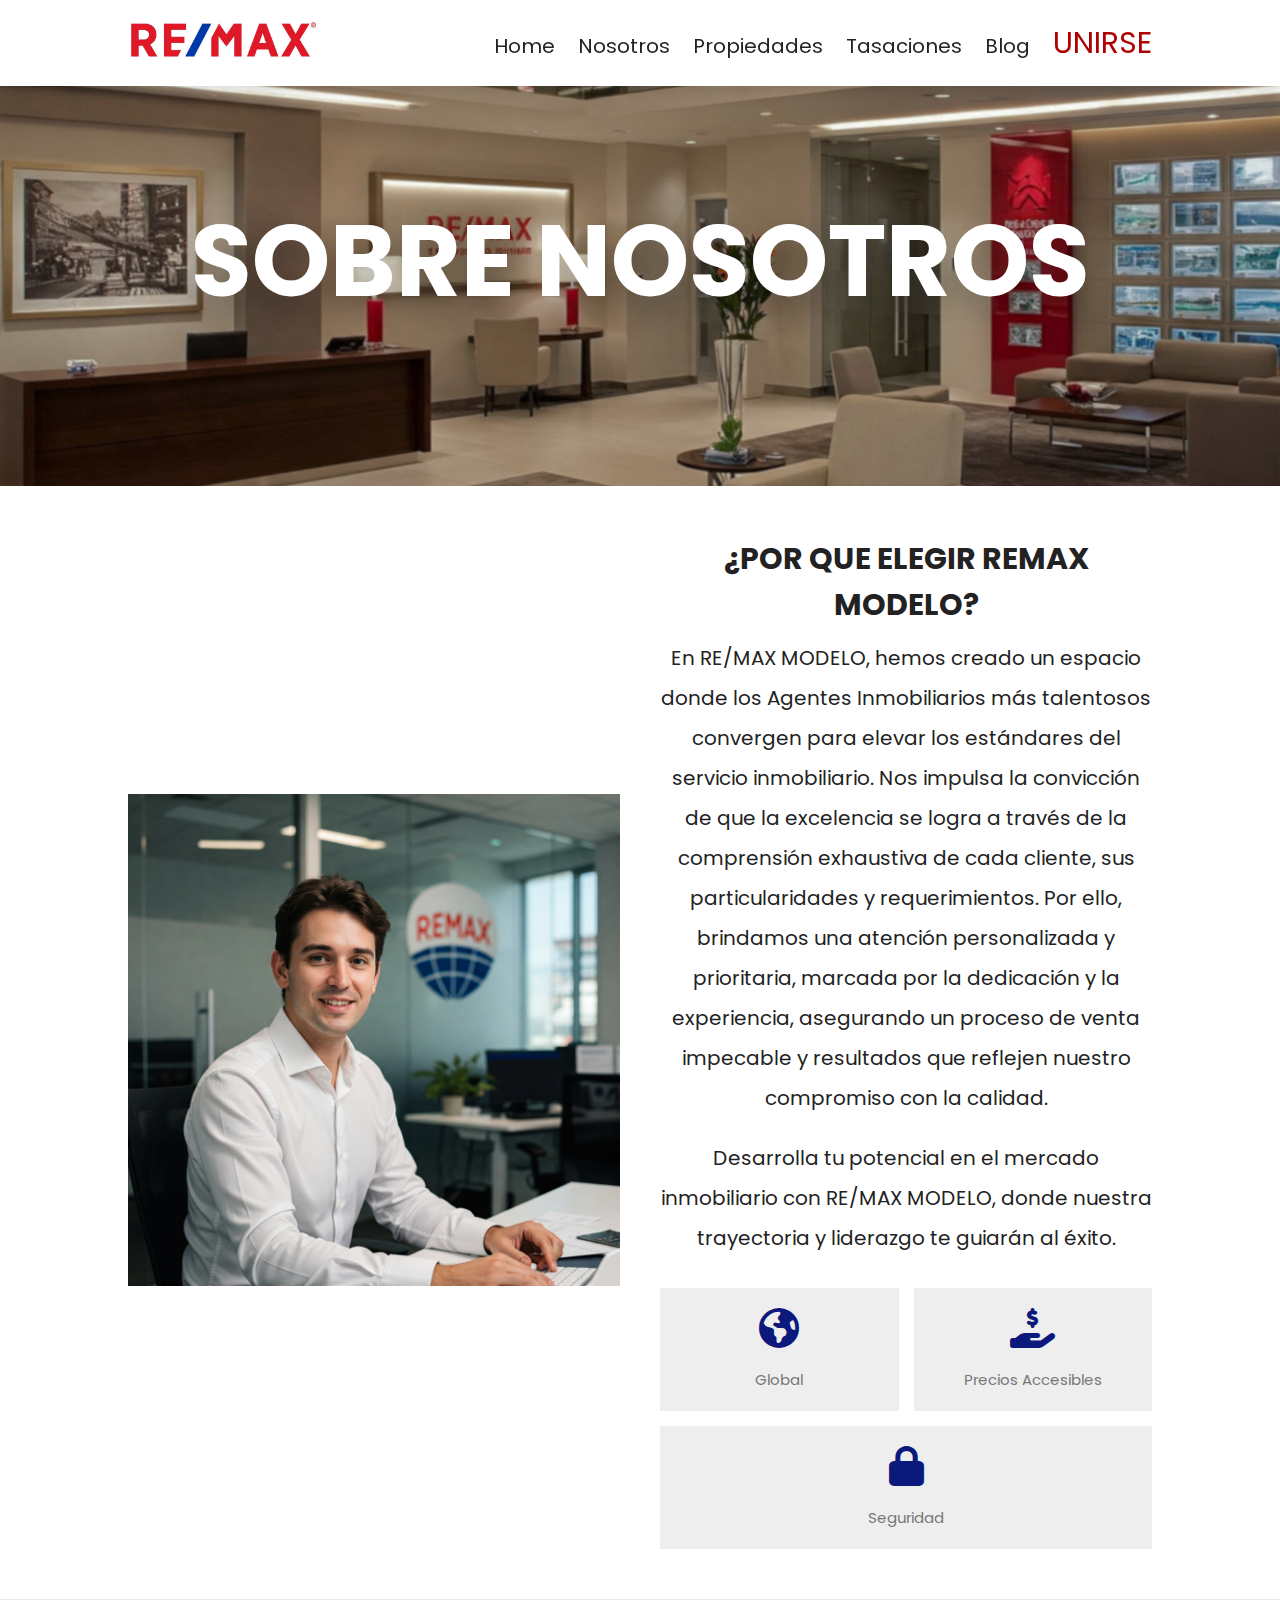
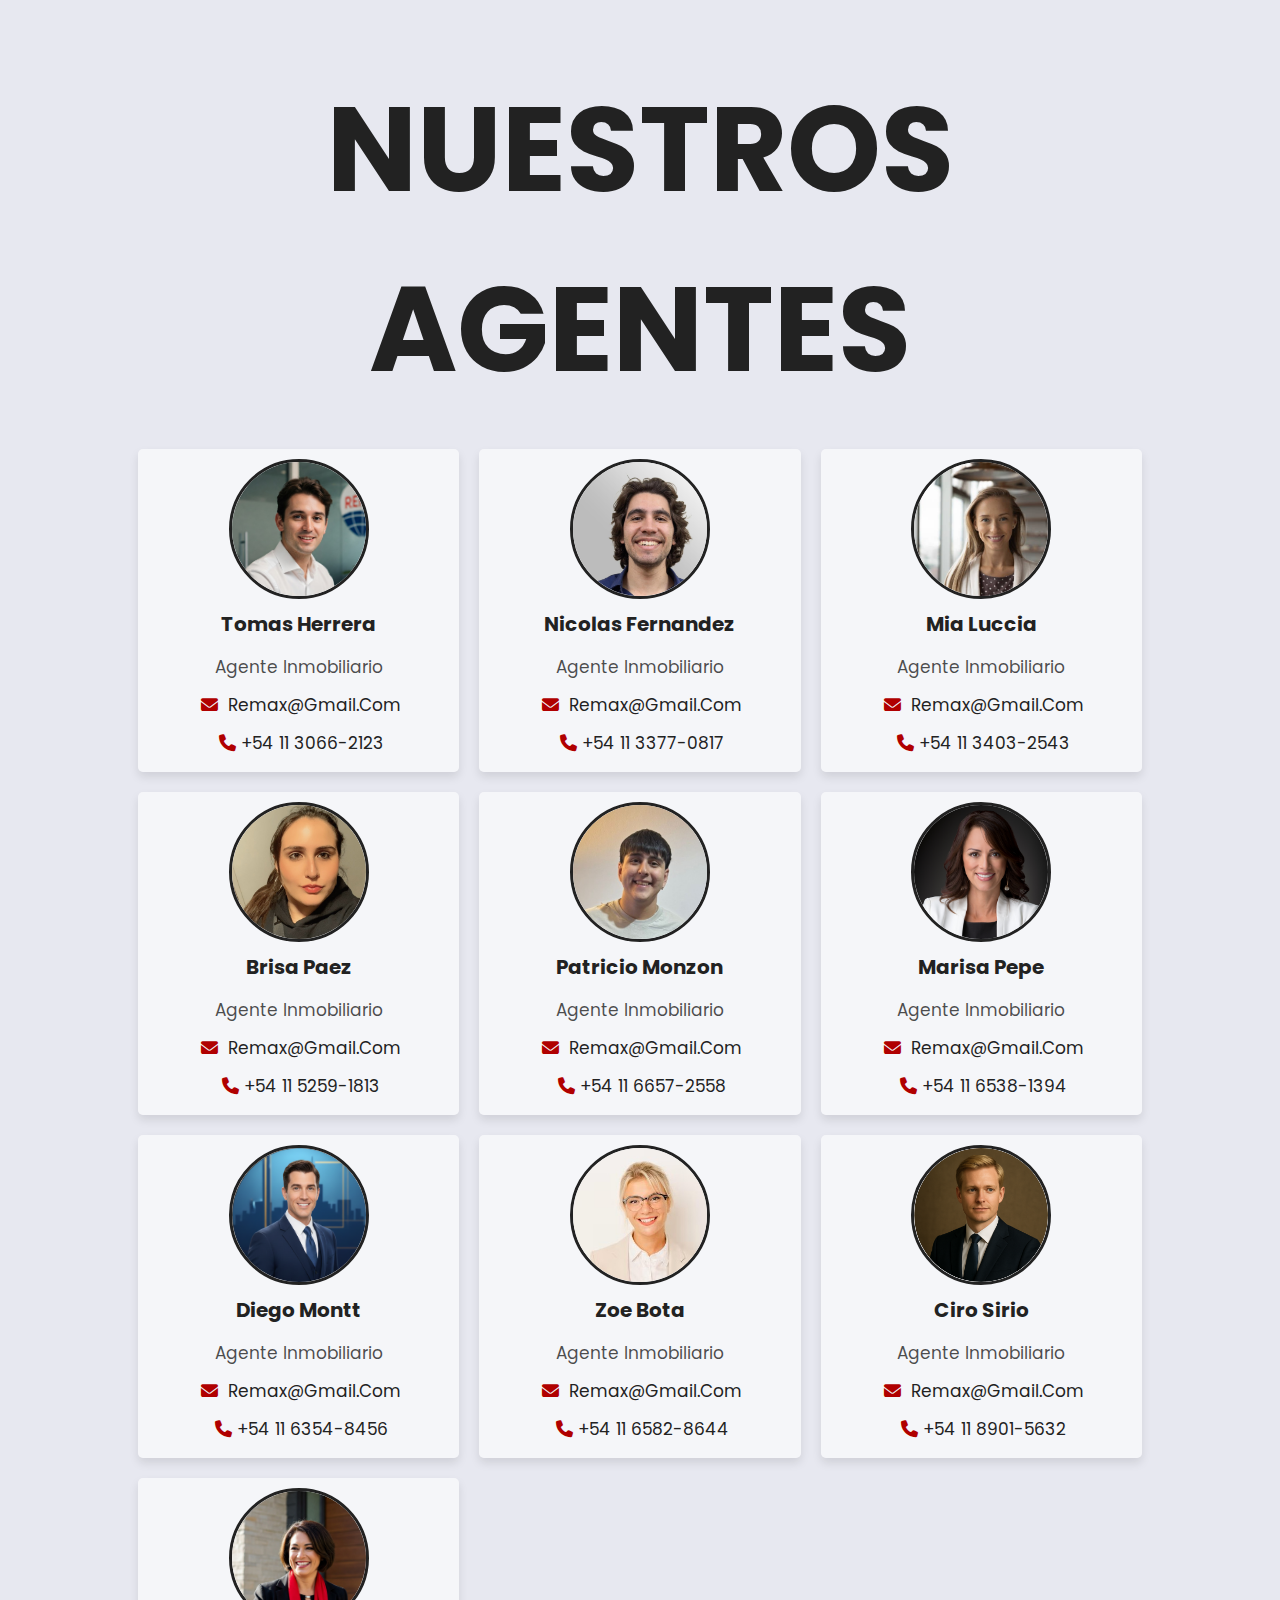
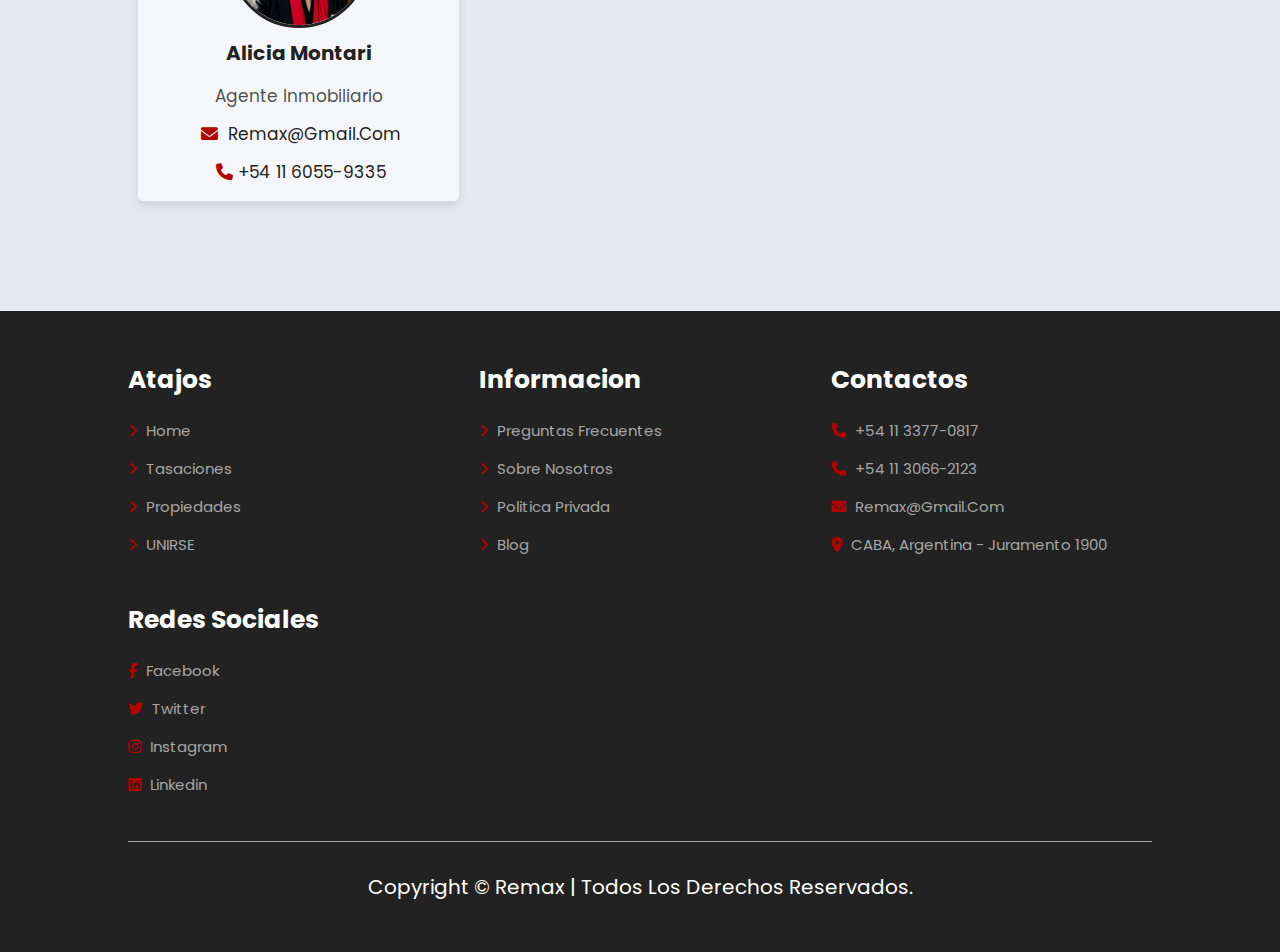
<file: nosotros.html>
<!DOCTYPE html>
<html lang="en">
<head>
    <meta charset="UTF-8">
    <meta name="viewport" content="width=device-width, initial-scale=1.0">
    <title>nosotros</title>

    <!--swiper css link -->
    <link rel="stylesheet" href="https://cdn.jsdelivr.net/npm/swiper@11/swiper-bundle.min.css"/>

    <!--font awesome cdn link -->
    <link rel="stylesheet" href="https://cdnjs.cloudflare.com/ajax/libs/font-awesome/6.7.2/css/all.min.css">

    <!-- custom css file -->
    <link rel="stylesheet" href="css/style.css">

</head>
<body>

<!--menu navegador -->

<section class="header">

    
    <a href="index.html" class="logo"><img src="imagenes/nombreRemax.jpg" alt="nombreRemax" width="190px" heigth="70px"></a>

    <nav class="navbar">
        <a href="index.html">Home</a>
        <a href="nosotros.html">Nosotros</a>
        <a href="propiedades.html">Propiedades</a>
        <a href="tasaciones.html">Tasaciones</a>
        <a href="blog.html">Blog</a>
        <a href="contacto.html" class="join-b">UNIRSE</a>
    </nav>

    <div id="menu-btn" class="fas fa-bars"></div>

</section>

<!--texto en header -->

<div class="heading" style="background:url(imagenes/heading.jpg) no-repeat">
    <h1>SOBRE NOSOTROS</h1>
</div>

<!--nosotros -->

<section class="about">

    <div class="image">
        <img src="imagenes/nosotros1.jpg" alt="">
    </div>

    <div class="content">
        <h3>¿Por que elegir REMAX MODELO?</h3>
        <p>En RE/MAX MODELO, hemos creado un espacio donde los Agentes Inmobiliarios más talentosos convergen para elevar los estándares del servicio inmobiliario. Nos impulsa la convicción de que la excelencia se logra a través de la comprensión exhaustiva de cada cliente, sus particularidades y requerimientos. Por ello, brindamos una atención personalizada y prioritaria, marcada por la dedicación y la experiencia, asegurando un proceso de venta impecable y resultados que reflejen nuestro compromiso con la calidad.</p>
        <p>Desarrolla tu potencial en el mercado inmobiliario con RE/MAX MODELO, donde nuestra trayectoria y liderazgo te guiarán al éxito.</p>
        
        <div class="icons-container">
            <div class="icons">
                <i class="fas fa-earth"></i>
                <span>Global</span>
            </div>
            <div class="icons">
                <i class="fas fa-hand-holding-usd"></i>
                <span>Precios accesibles</span>
            </div>
            <div class="icons">
                <i class="fas fa-lock"></i>
                <span>Seguridad</span>
            </div>
        </div>
    
    </div>

</section>

<!--agentes -->

<section class="agent">
    <div class="wrapper container">
        <div class="container1">
            <div class="heading-title">
                <h1>NUESTROS AGENTES</h1>
            </div>
            <div class="items">

                <div class="card">
                    <div class="image">
                        <img src="imagenes/agente1-modified.jpg" alt="">
                    </div>
                    <div class="info">
                        <h1 class="name">Tomas Herrera</h1>
                    </div>
                    <div class="desc">
                        <p>Agente Inmobiliario</p>
                        <p><a href="mailto:remax@gmail.com"> <i class="fas fa-envelope"></i> remax@gmail.com </a></p>
                        <p><i class="fas fa-phone"></i><a href="https://wa.me/5491130662129?text=Hola, estoy interesada!!" target="_blank">+54 11 3066-2123</a></p>
                    </div>
                </div>

                <div class="card">
                    <div class="image">
                        <img src="imagenes/agente2-modified.jpeg" alt="">
                    </div>
                    <div class="info">
                        <h1 class="name">Nicolas Fernandez</h1>
                    </div>
                    <div class="desc">
                        <p>Agente Inmobiliario</p>
                        <p><a href="mailto:remax@gmail.com"> <i class="fas fa-envelope"></i> remax@gmail.com </a></p>
                        <p><i class="fas fa-phone"></i><a href="https://wa.me/5491133770819?text=Hola, estoy interesada!!" target="_blank">+54 11 3377-0817</a></p>
                    </div>
                </div>

                <div class="card">
                    <div class="image">
                        <img src="imagenes/agente3-modified.jpg" alt="">
                    </div>
                    <div class="info">
                        <h1 class="name">Mia Luccia</h1>
                    </div>
                    <div class="desc">
                        <p>Agente Inmobiliario</p>
                        <p><a href="mailto:remax@gmail.com"> <i class="fas fa-envelope"></i> remax@gmail.com </a></p>
                        <p><i class="fas fa-phone"></i><a href="https://wa.me/54911334032549?text=Hola, estoy interesada!!" target="_blank">+54 11 3403-2543</a></p>
                    </div>
                </div>

                <div class="card">
                    <div class="image">
                        <img src="imagenes/agente4-modified.jpg" alt="">
                    </div>
                    <div class="info">
                        <h1 class="name">Brisa Paez</h1>
                    </div>
                    <div class="desc">
                        <p>Agente Inmobiliario</p>
                        <p><a href="mailto:remax@gmail.com"> <i class="fas fa-envelope"></i> remax@gmail.com </a></p>
                        <p><i class="fas fa-phone"></i><a href="https://wa.me/5491152591813?text=Hola, estoy interesada!!" target="_blank">+54 11 5259-1813</a></p>
                    </div>
                </div>

                <div class="card">
                    <div class="image">
                        <img src="imagenes/agente5-modified.jpg" alt="">
                    </div>
                    <div class="info">
                        <h1 class="name">Patricio Monzon</h1>
                    </div>
                    <div class="desc">
                        <p>Agente Inmobiliario</p>
                        <p><a href="mailto:remax@gmail.com"> <i class="fas fa-envelope"></i> remax@gmail.com </a></p>
                        <p><i class="fas fa-phone"></i><a href="https://wa.me/5491166572559?text=Hola, estoy interesada!!" target="_blank">+54 11 6657-2558</a></p>
                    </div>
                </div>

                <div class="card">
                    <div class="image">
                        <img src="imagenes/agente6-modified.png" alt="">
                    </div>
                    <div class="info">
                        <h1 class="name">Marisa Pepe</h1>
                    </div>
                    <div class="desc">
                        <p>Agente Inmobiliario</p>
                        <p><a href="mailto:remax@gmail.com"> <i class="fas fa-envelope"></i> remax@gmail.com </a></p>
                        <p><i class="fas fa-phone"></i><a href="https://wa.me/5491165381399?text=Hola, estoy interesada!!" target="_blank">+54 11 6538-1394</a></p>
                    </div>
                </div>

                <div class="card">
                    <div class="image">
                        <img src="imagenes/agente7-modified.png" alt="">
                    </div>
                    <div class="info">
                        <h1 class="name">Diego Montt</h1>
                    </div>
                    <div class="desc">
                        <p>Agente Inmobiliario</p>
                        <p><a href="mailto:remax@gmail.com"> <i class="fas fa-envelope"></i> remax@gmail.com </a></p>
                        <p><i class="fas fa-phone"></i><a href="https://wa.me/5491163548459?text=Hola, estoy interesada!!" target="_blank">+54 11 6354-8456</a></p>
                    </div>
                </div>

                <div class="card">
                    <div class="image">
                        <img src="imagenes/agente8-modified.jpg" alt="">
                    </div>
                    <div class="info">
                        <h1 class="name">Zoe Bota</h1>
                    </div>
                    <div class="desc">
                        <p>Agente Inmobiliario</p>
                        <p><a href="mailto:remax@gmail.com"> <i class="fas fa-envelope"></i> remax@gmail.com </a></p>
                        <p><i class="fas fa-phone"></i><a href="https://wa.me/5491165828649?text=Hola, estoy interesada!!" target="_blank">+54 11 6582-8644</a></p>
                    </div>
                </div>

                <div class="card">
                    <div class="image">
                        <img src="imagenes/agente9-modified.png" alt="">
                    </div>
                    <div class="info">
                        <h1 class="name">Ciro Sirio</h1>
                    </div>
                    <div class="desc">
                        <p>Agente Inmobiliario</p>
                        <p><a href="mailto:remax@gmail.com"> <i class="fas fa-envelope"></i> remax@gmail.com </a></p>
                        <p><i class="fas fa-phone"></i><a href="https://wa.me/5491189015639?text=Hola, estoy interesada!!" target="_blank">+54 11 8901-5632</a></p>
                    </div>
                </div>

                <div class="card">
                    <div class="image">
                        <img src="imagenes/agente10-modified.jpg" alt="">
                    </div>
                    <div class="info">
                        <h1 class="name">Alicia Montari</h1>
                    </div>
                    <div class="desc">
                        <p>Agente Inmobiliario</p>
                        <p><a href="mailto:remax@gmail.com"> <i class="fas fa-envelope"></i> remax@gmail.com </a></p>
                        <p><i class="fas fa-phone"></i><a href="https://wa.me/5491160559339?text=Hola, estoy interesada!!" target="_blank">+54 11 6055-9335</a></p>
                    </div>
                </div>
            </div>
        </div>
    </div>
</section>

<!--footer -->

<section class="footer">

    <div class="box-container">

        <div class="box">
            <h3>Atajos</h3>
            <a href="index.html"> <i class="fa-solid fa-angle-right"></i> Home</a>
            <a href="tasaciones.html"> <i class="fa-solid fa-angle-right"></i> Tasaciones</a>
            <a href="propiedades.html"> <i class="fa-solid fa-angle-right"></i> Propiedades</a>
            <a href="contacto.html"> <i class="fa-solid fa-angle-right"></i> UNIRSE</a>
        </div>

        <div class="box">
            <h3>Informacion</h3>
            <a href="preguntas.html"> <i class="fa-solid fa-angle-right"></i> Preguntas Frecuentes</a>
            <a href="nosotros.html"> <i class="fa-solid fa-angle-right"></i> Sobre Nosotros</a>
            <a href="politica.html"> <i class="fa-solid fa-angle-right"></i> Politica privada</a>
            <a href="blog.html"> <i class="fa-solid fa-angle-right"></i> Blog</a>
        </div>

        <div class="box">
            <h3>Contactos</h3>
            <a href="https://wa.me/5491152591813?text=Hola, estoy interesada!!"> <i class="fas fa-phone"></i> +54 11 3377-0817 </a>
            <a href="https://wa.me/5491152591813?text=Hola, estoy interesada!!"> <i class="fas fa-phone"></i> +54 11 3066-2123 </a>
            <a href="mailto:remax@gmail.com"> <i class="fas fa-envelope"></i> remax@gmail.com </a>
            <a href="https://www.google.com.ar/maps/search/remax"> <i class="fa-solid fa-location-dot"></i> CABA, Argentina - Juramento 1900</a>
        </div>

        <div class="box">
            <h3>Redes sociales</h3>
            <a href="https://www.facebook.com/?locale=es_LA"> <i class="fab fa-facebook-f"></i> Facebook </a>
            <a href="https://x.com/home?lang=es"> <i class="fa-brands fa-twitter"></i> Twitter </a>
            <a href="https://www.instagram.com/"> <i class="fa-brands fa-instagram"></i> Instagram </a>
            <a href="https://ar.linkedin.com/"> <i class="fa-brands fa-linkedin"></i> Linkedin </a>
        </div>

    </div>

    <div class="credit"> Copyright &copy; Remax | Todos los derechos reservados. </div>

</section>

    <!--swiper js link -->
    <script src="https://cdn.jsdelivr.net/npm/swiper@11/swiper-bundle.min.js"></script>

    <!-- custom js file -->
     <script src="js/script.js"></script>
    
</body>
</html>
</file>
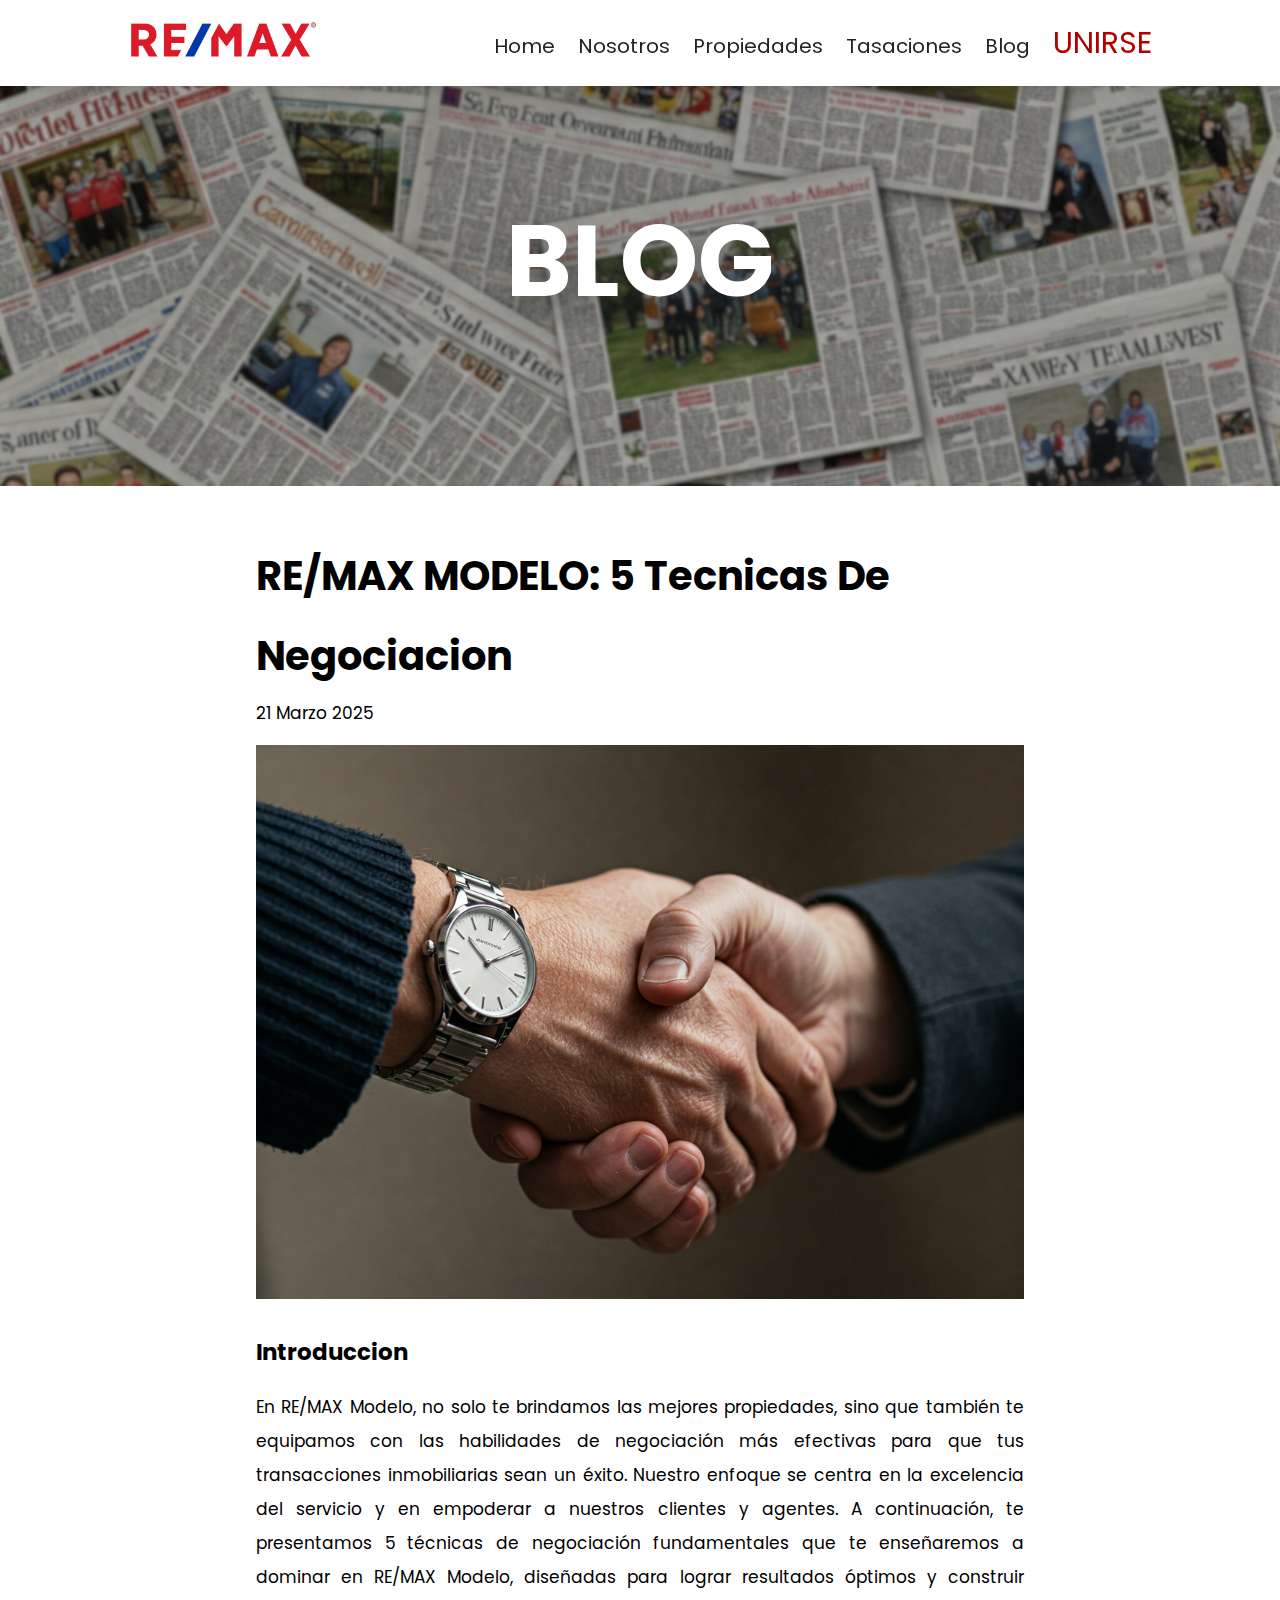
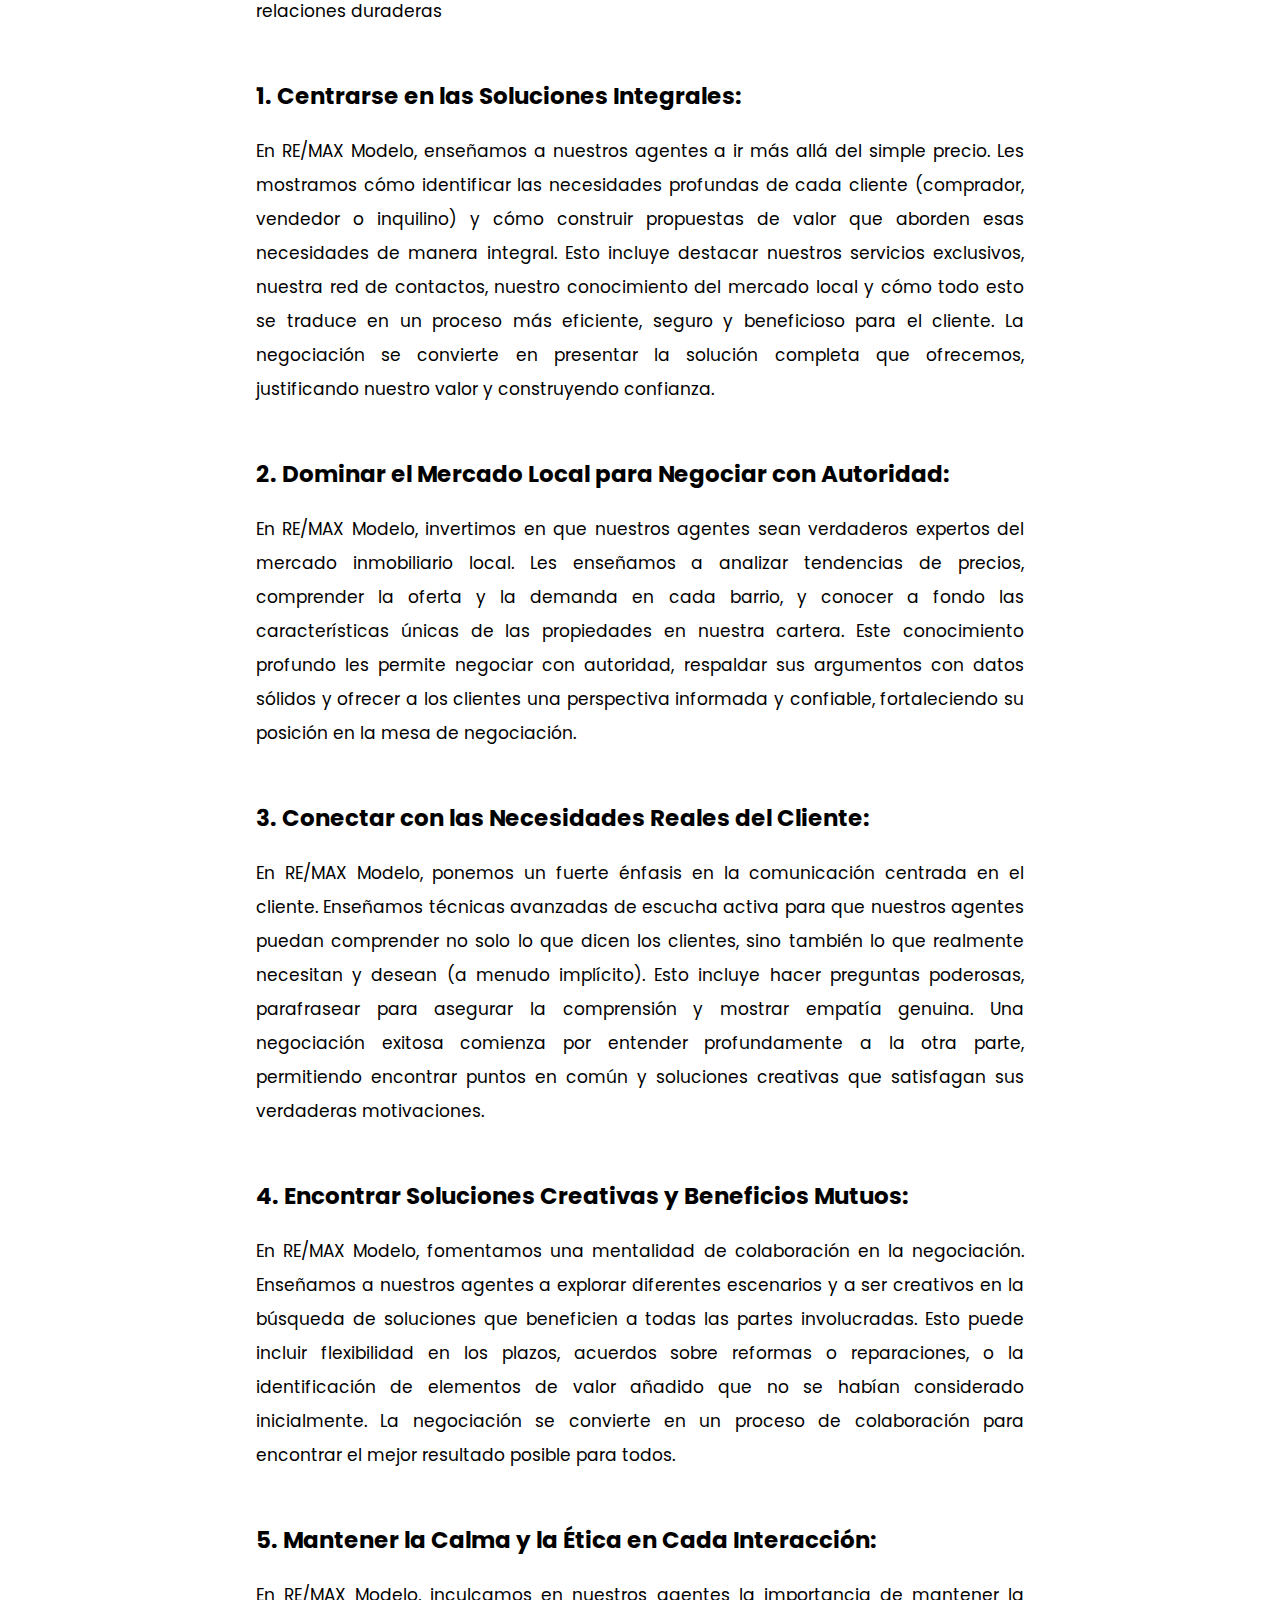
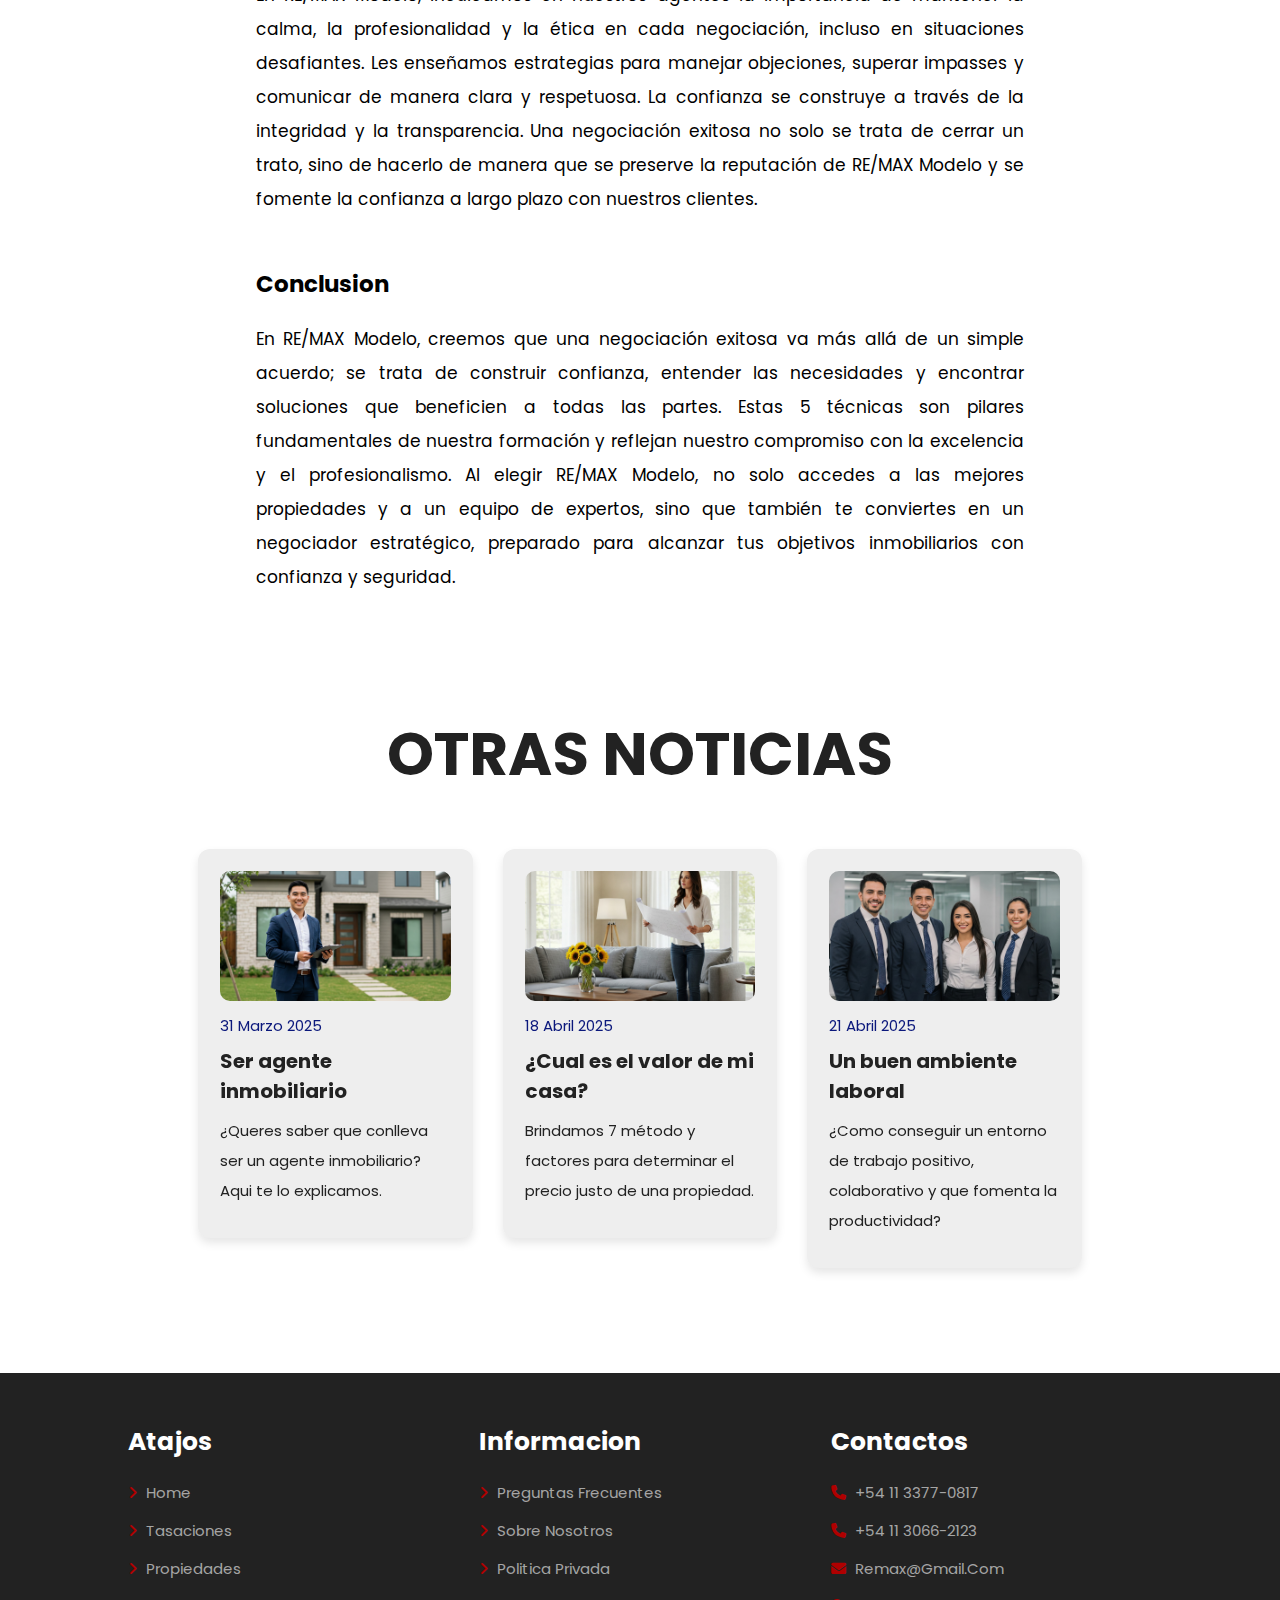
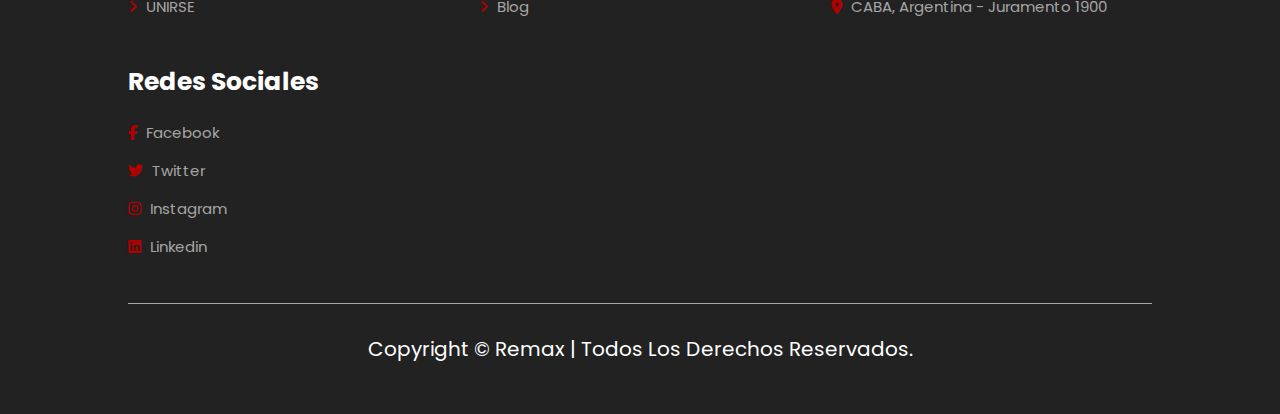
<file: noticia1.html>
<!DOCTYPE html>
<html lang="en">
<head>
    <meta charset="UTF-8">
    <meta name="viewport" content="width=device-width, initial-scale=1.0">
    <title>nosotros</title>

    <!--swiper css link -->
    <link rel="stylesheet" href="https://cdn.jsdelivr.net/npm/swiper@11/swiper-bundle.min.css"/>

    <!--font awesome cdn link -->
    <link rel="stylesheet" href="https://cdnjs.cloudflare.com/ajax/libs/font-awesome/6.7.2/css/all.min.css">

    <!-- custom css file -->
    <link rel="stylesheet" href="css/style.css">

</head>
<body>

<!--menu navegador -->

<section class="header">

    
    <a href="index.html" class="logo"><img src="imagenes/nombreRemax.jpg" alt="nombreRemax" width="190px" heigth="70px"></a>

    <nav class="navbar">
        <a href="index.html">Home</a>
        <a href="nosotros.html">Nosotros</a>
        <a href="propiedades.html">Propiedades</a>
        <a href="tasaciones.html">Tasaciones</a>
        <a href="blog.html">Blog</a>
        <a href="contacto.html" class="join-b">UNIRSE</a>
    </nav>

    <div id="menu-btn" class="fas fa-bars"></div>

</section>

<!--texto en header -->

<div class="heading" style="background:url(imagenes/heading4.jpg) no-repeat">
    <h1>BLOG</h1>
</div>

<!--info blog -->

<section class="noticia">

    <h1>RE/MAX MODELO: 5 Tecnicas de negociacion</h1>
    <p>21 Marzo 2025</p>
    <div class="image"> <img src="imagenes/noticia1.jpg" alt=""> </div>
    
    <div class="text">
        <h4>Introduccion</h4>
        <p>En RE/MAX Modelo, no solo te brindamos las mejores propiedades, sino que también te equipamos con las habilidades de negociación más efectivas para que tus transacciones inmobiliarias sean un éxito. Nuestro enfoque se centra en la excelencia del servicio y en empoderar a nuestros clientes y agentes. A continuación, te presentamos 5 técnicas de negociación fundamentales que te enseñaremos a dominar en RE/MAX Modelo, diseñadas para lograr resultados óptimos y construir relaciones duraderas</p>

        <h4>1. Centrarse en las Soluciones Integrales: </h4>
        <p>En RE/MAX Modelo, enseñamos a nuestros agentes a ir más allá del simple precio. Les mostramos cómo identificar las necesidades profundas de cada cliente (comprador, vendedor o inquilino) y cómo construir propuestas de valor que aborden esas necesidades de manera integral. Esto incluye destacar nuestros servicios exclusivos, nuestra red de contactos, nuestro conocimiento del mercado local y cómo todo esto se traduce en un proceso más eficiente, seguro y beneficioso para el cliente. La negociación se convierte en presentar la solución completa que ofrecemos, justificando nuestro valor y construyendo confianza.</p>

        <h4>2. Dominar el Mercado Local para Negociar con Autoridad: </h4>
        <p>En RE/MAX Modelo, invertimos en que nuestros agentes sean verdaderos expertos del mercado inmobiliario local. Les enseñamos a analizar tendencias de precios, comprender la oferta y la demanda en cada barrio, y conocer a fondo las características únicas de las propiedades en nuestra cartera. Este conocimiento profundo les permite negociar con autoridad, respaldar sus argumentos con datos sólidos y ofrecer a los clientes una perspectiva informada y confiable, fortaleciendo su posición en la mesa de negociación.</p>
        
        <h4>3. Conectar con las Necesidades Reales del Cliente: </h4>
        <p>En RE/MAX Modelo, ponemos un fuerte énfasis en la comunicación centrada en el cliente. Enseñamos técnicas avanzadas de escucha activa para que nuestros agentes puedan comprender no solo lo que dicen los clientes, sino también lo que realmente necesitan y desean (a menudo implícito). Esto incluye hacer preguntas poderosas, parafrasear para asegurar la comprensión y mostrar empatía genuina. Una negociación exitosa comienza por entender profundamente a la otra parte, permitiendo encontrar puntos en común y soluciones creativas que satisfagan sus verdaderas motivaciones.</p>
        
        <h4>4. Encontrar Soluciones Creativas y Beneficios Mutuos: </h4>
        <p>En RE/MAX Modelo, fomentamos una mentalidad de colaboración en la negociación. Enseñamos a nuestros agentes a explorar diferentes escenarios y a ser creativos en la búsqueda de soluciones que beneficien a todas las partes involucradas. Esto puede incluir flexibilidad en los plazos, acuerdos sobre reformas o reparaciones, o la identificación de elementos de valor añadido que no se habían considerado inicialmente. La negociación se convierte en un proceso de colaboración para encontrar el mejor resultado posible para todos.</p>
        
        <h4>5. Mantener la Calma y la Ética en Cada Interacción: </h4>
        <p>En RE/MAX Modelo, inculcamos en nuestros agentes la importancia de mantener la calma, la profesionalidad y la ética en cada negociación, incluso en situaciones desafiantes. Les enseñamos estrategias para manejar objeciones, superar impasses y comunicar de manera clara y respetuosa. La confianza se construye a través de la integridad y la transparencia. Una negociación exitosa no solo se trata de cerrar un trato, sino de hacerlo de manera que se preserve la reputación de RE/MAX Modelo y se fomente la confianza a largo plazo con nuestros clientes.</p>
        
        <h4>Conclusion</h4>
        <p>En RE/MAX Modelo, creemos que una negociación exitosa va más allá de un simple acuerdo; se trata de construir confianza, entender las necesidades y encontrar soluciones que beneficien a todas las partes. Estas 5 técnicas son pilares fundamentales de nuestra formación y reflejan nuestro compromiso con la excelencia y el profesionalismo. Al elegir RE/MAX Modelo, no solo accedes a las mejores propiedades y a un equipo de expertos, sino que también te conviertes en un negociador estratégico, preparado para alcanzar tus objetivos inmobiliarios con confianza y seguridad.</p>
    </div>

</section>

<!--blog movible -->

<section class="blog">
    <h1 class="heading-title">Otras noticias</h1>
    <div class="container swiper">
        <div class="card-wrapper">
            <ul class="card-list swiper-wrapper">
                <li class="card-item swiper-slide">
                    <a href="noticia2.html" class="card-link">
                        <img src="imagenes/blog2.jpg" alt="" class="card-image">
                        <p class="badge">31 Marzo 2025 </p>
                        <h2 class="card-title">Ser agente inmobiliario</h2>
                        <p class="card-text">¿Queres saber que conlleva ser un agente inmobiliario? Aqui te lo explicamos.</p>
                    </a>
                </li>
                <li class="card-item swiper-slide">
                    <a href="noticia3.html" class="card-link">
                        <img src="imagenes/blog3.jpg" alt="" class="card-image">
                        <p class="badge">18 Abril 2025 </p>
                        <h2 class="card-title">¿Cual es el valor de mi casa?</h2>
                        <p class="card-text">Brindamos 7 método y factores para determinar el precio justo de una propiedad.</p>
                    </a>
                </li>
                <li class="card-item swiper-slide">
                    <a href="noticia4.html" class="card-link">
                        <img src="imagenes/blog4.jpg" alt="" class="card-image">
                        <p class="badge">21 Abril 2025</p>
                        <h2 class="card-title">Un buen ambiente laboral</h2>
                        <p class="card-text">¿Como conseguir un entorno de trabajo positivo, colaborativo y que fomenta la productividad?</p>
                    </a>
                </li>
            </ul>
            <div class="swiper-pagination"></div>
            <div class="swiper-slide-button swiper-button-prev"></div>
            <div class="swiper-slide-button swiper-button-next"></div>
        </div>
    </div>
</section>


<!--footer -->

<section class="footer">

    <div class="box-container">

        <div class="box">
            <h3>Atajos</h3>
            <a href="index.html"> <i class="fa-solid fa-angle-right"></i> Home</a>
            <a href="tasaciones.html"> <i class="fa-solid fa-angle-right"></i> Tasaciones</a>
            <a href="propiedades.html"> <i class="fa-solid fa-angle-right"></i> Propiedades</a>
            <a href="contacto.html"> <i class="fa-solid fa-angle-right"></i> UNIRSE</a>
        </div>

        <div class="box">
            <h3>Informacion</h3>
            <a href="preguntas.html"> <i class="fa-solid fa-angle-right"></i> Preguntas Frecuentes</a>
            <a href="nosotros.html"> <i class="fa-solid fa-angle-right"></i> Sobre Nosotros</a>
            <a href="politica.html"> <i class="fa-solid fa-angle-right"></i> Politica privada</a>
            <a href="blog.html"> <i class="fa-solid fa-angle-right"></i> Blog</a>
        </div>

        <div class="box">
            <h3>Contactos</h3>
            <a href="https://wa.me/5491152591813?text=Hola, estoy interesada!!"> <i class="fas fa-phone"></i> +54 11 3377-0817 </a>
            <a href="https://wa.me/5491152591813?text=Hola, estoy interesada!!"> <i class="fas fa-phone"></i> +54 11 3066-2123 </a>
            <a href="mailto:remax@gmail.com"> <i class="fas fa-envelope"></i> remax@gmail.com </a>
            <a href="https://www.google.com.ar/maps/search/remax"> <i class="fa-solid fa-location-dot"></i> CABA, Argentina - Juramento 1900</a>
        </div>

        <div class="box">
            <h3>Redes sociales</h3>
            <a href="https://www.facebook.com/?locale=es_LA"> <i class="fab fa-facebook-f"></i> Facebook </a>
            <a href="https://x.com/home?lang=es"> <i class="fa-brands fa-twitter"></i> Twitter </a>
            <a href="https://www.instagram.com/"> <i class="fa-brands fa-instagram"></i> Instagram </a>
            <a href="https://ar.linkedin.com/"> <i class="fa-brands fa-linkedin"></i> Linkedin </a>
        </div>

    </div>

    <div class="credit"> Copyright &copy; Remax | Todos los derechos reservados. </div>

</section>

    <!--swiper js link -->
    <script src="https://cdn.jsdelivr.net/npm/swiper@11/swiper-bundle.min.js"></script>

    <!-- custom js file -->
    <script src="js/script.js"></script>
    
</body>
</html>
</file>
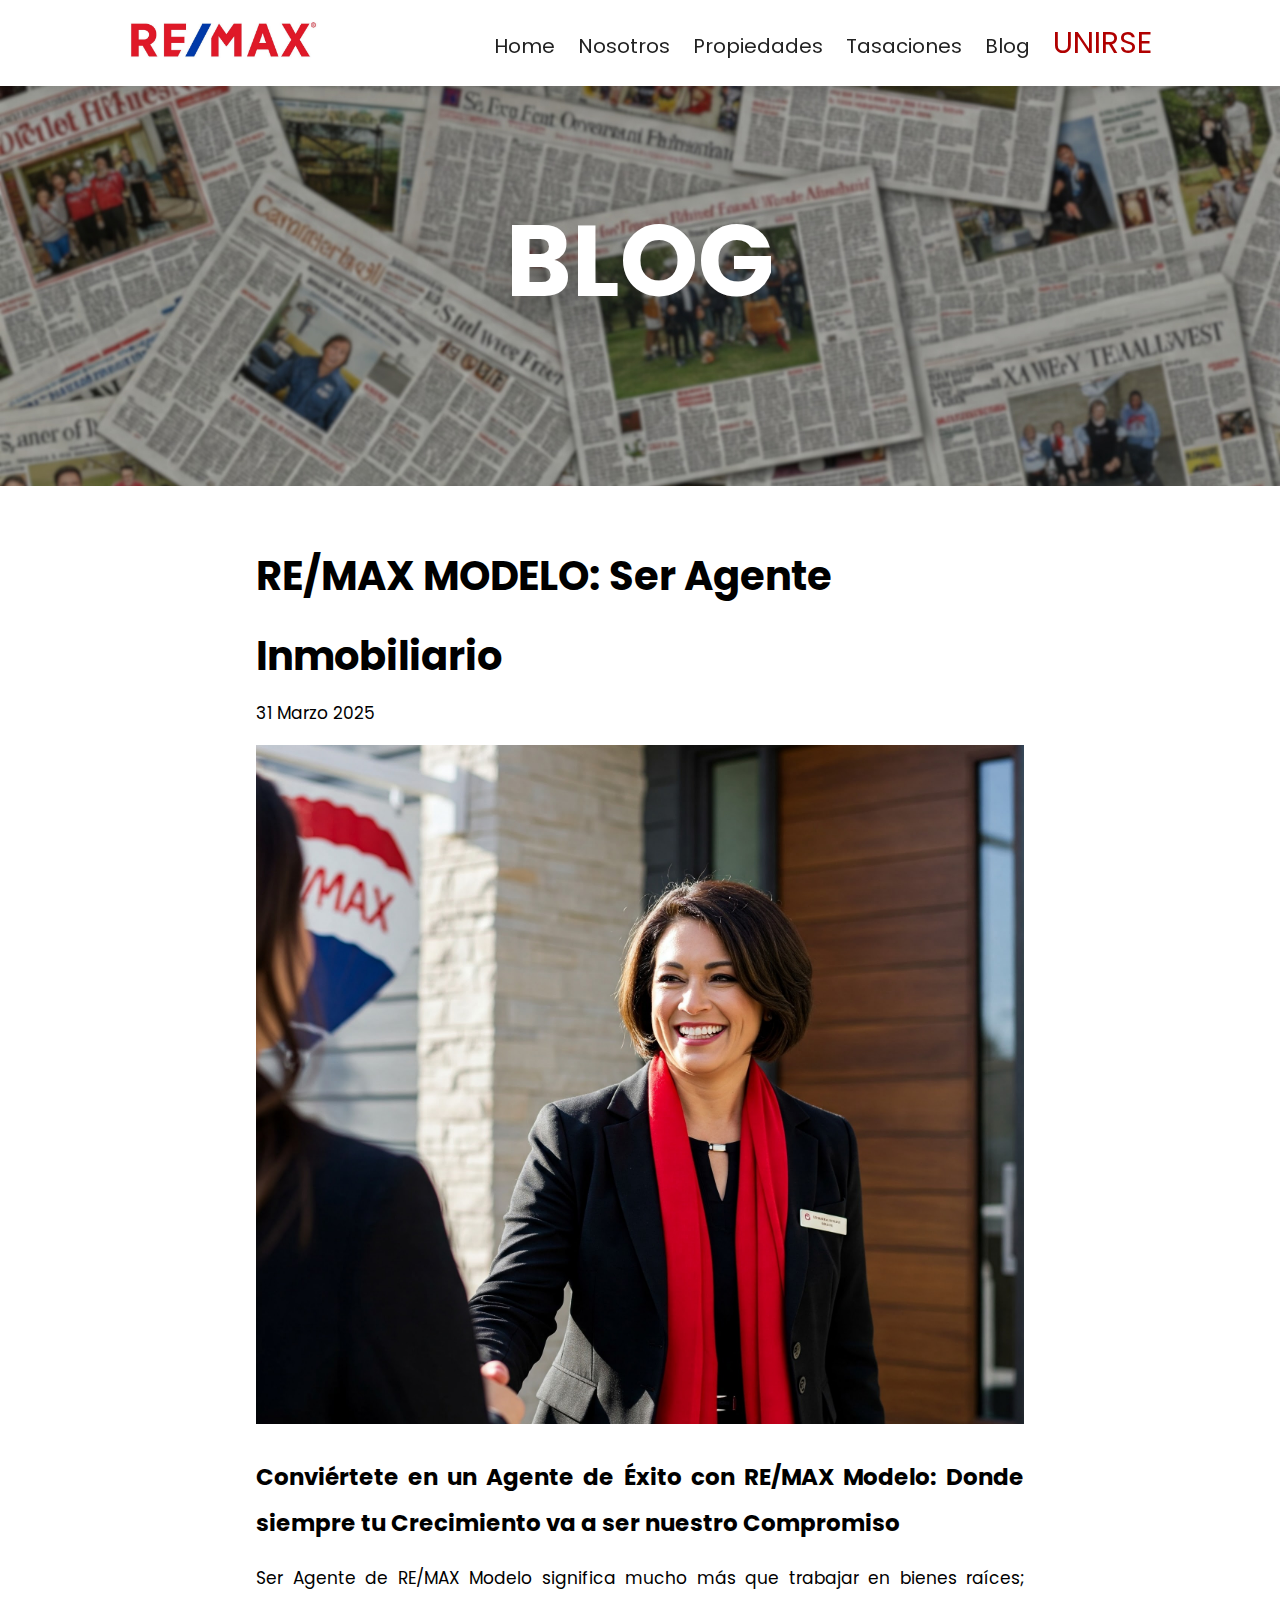
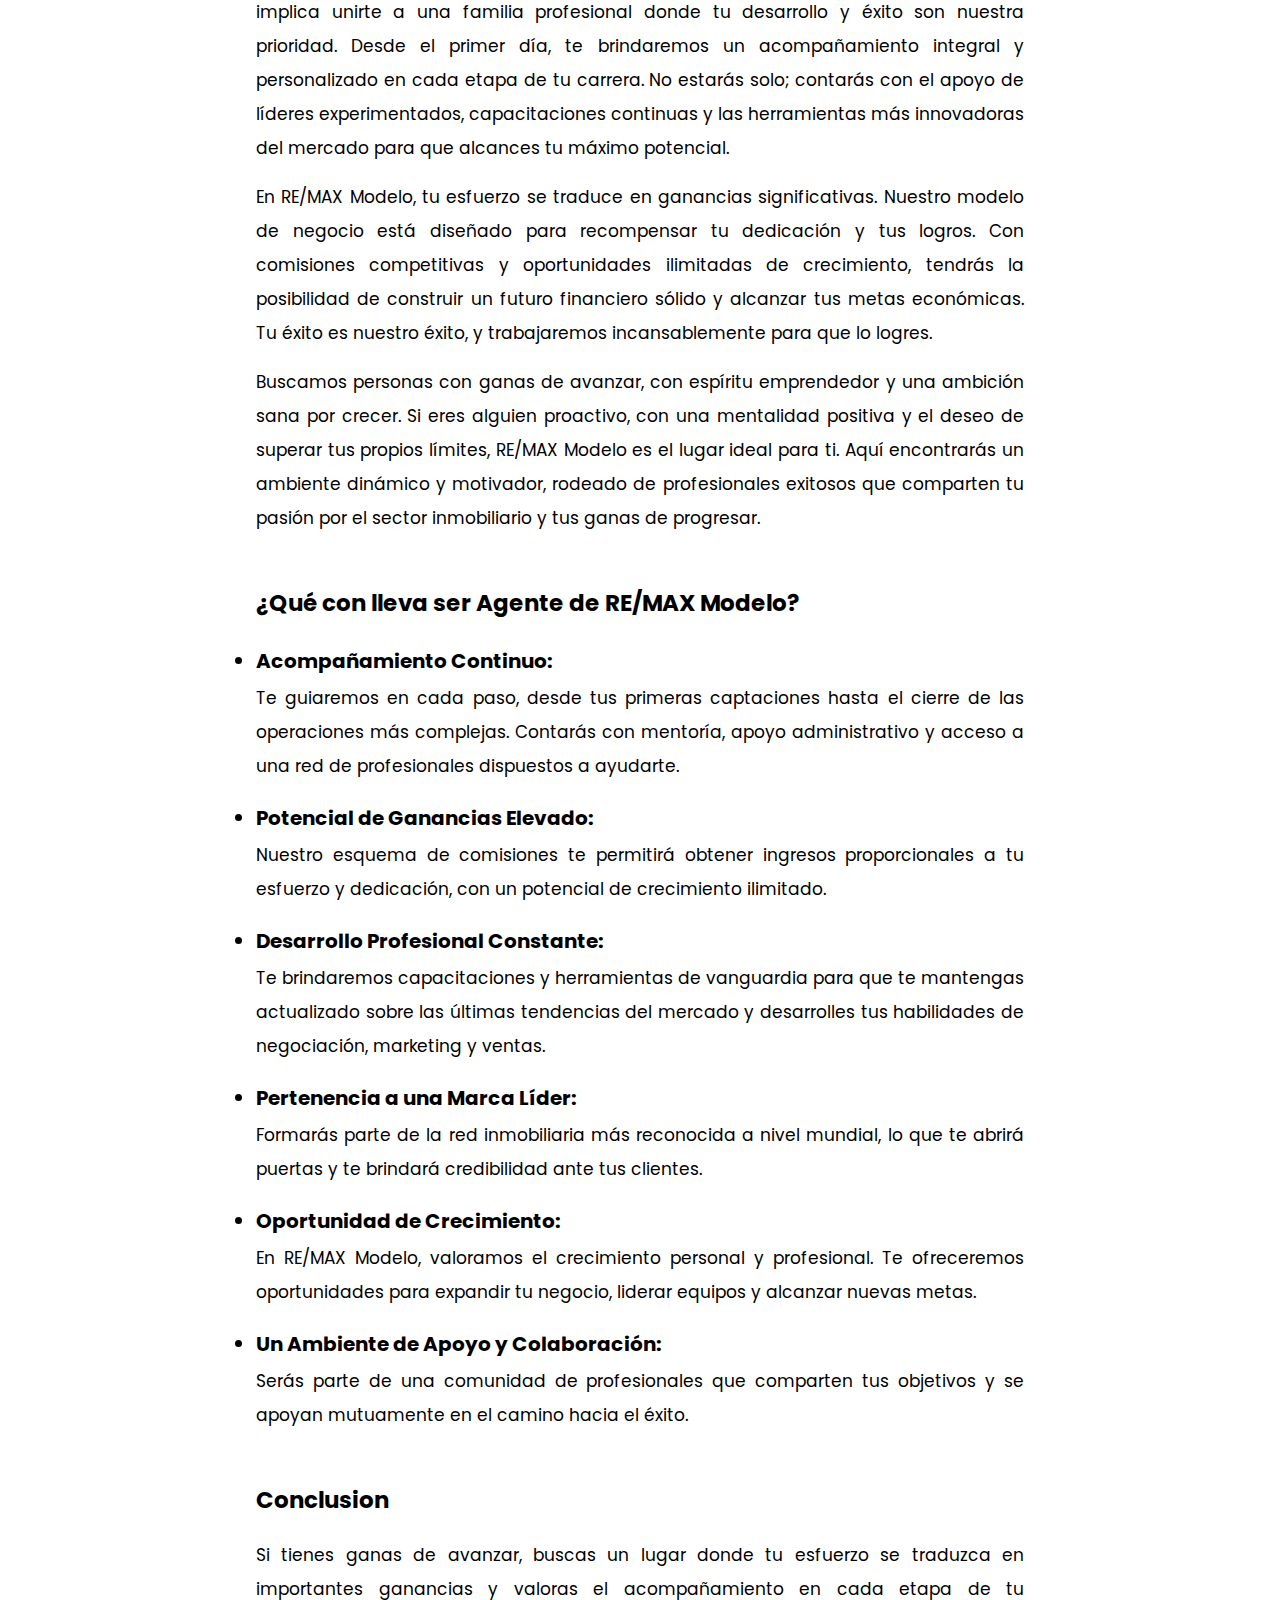
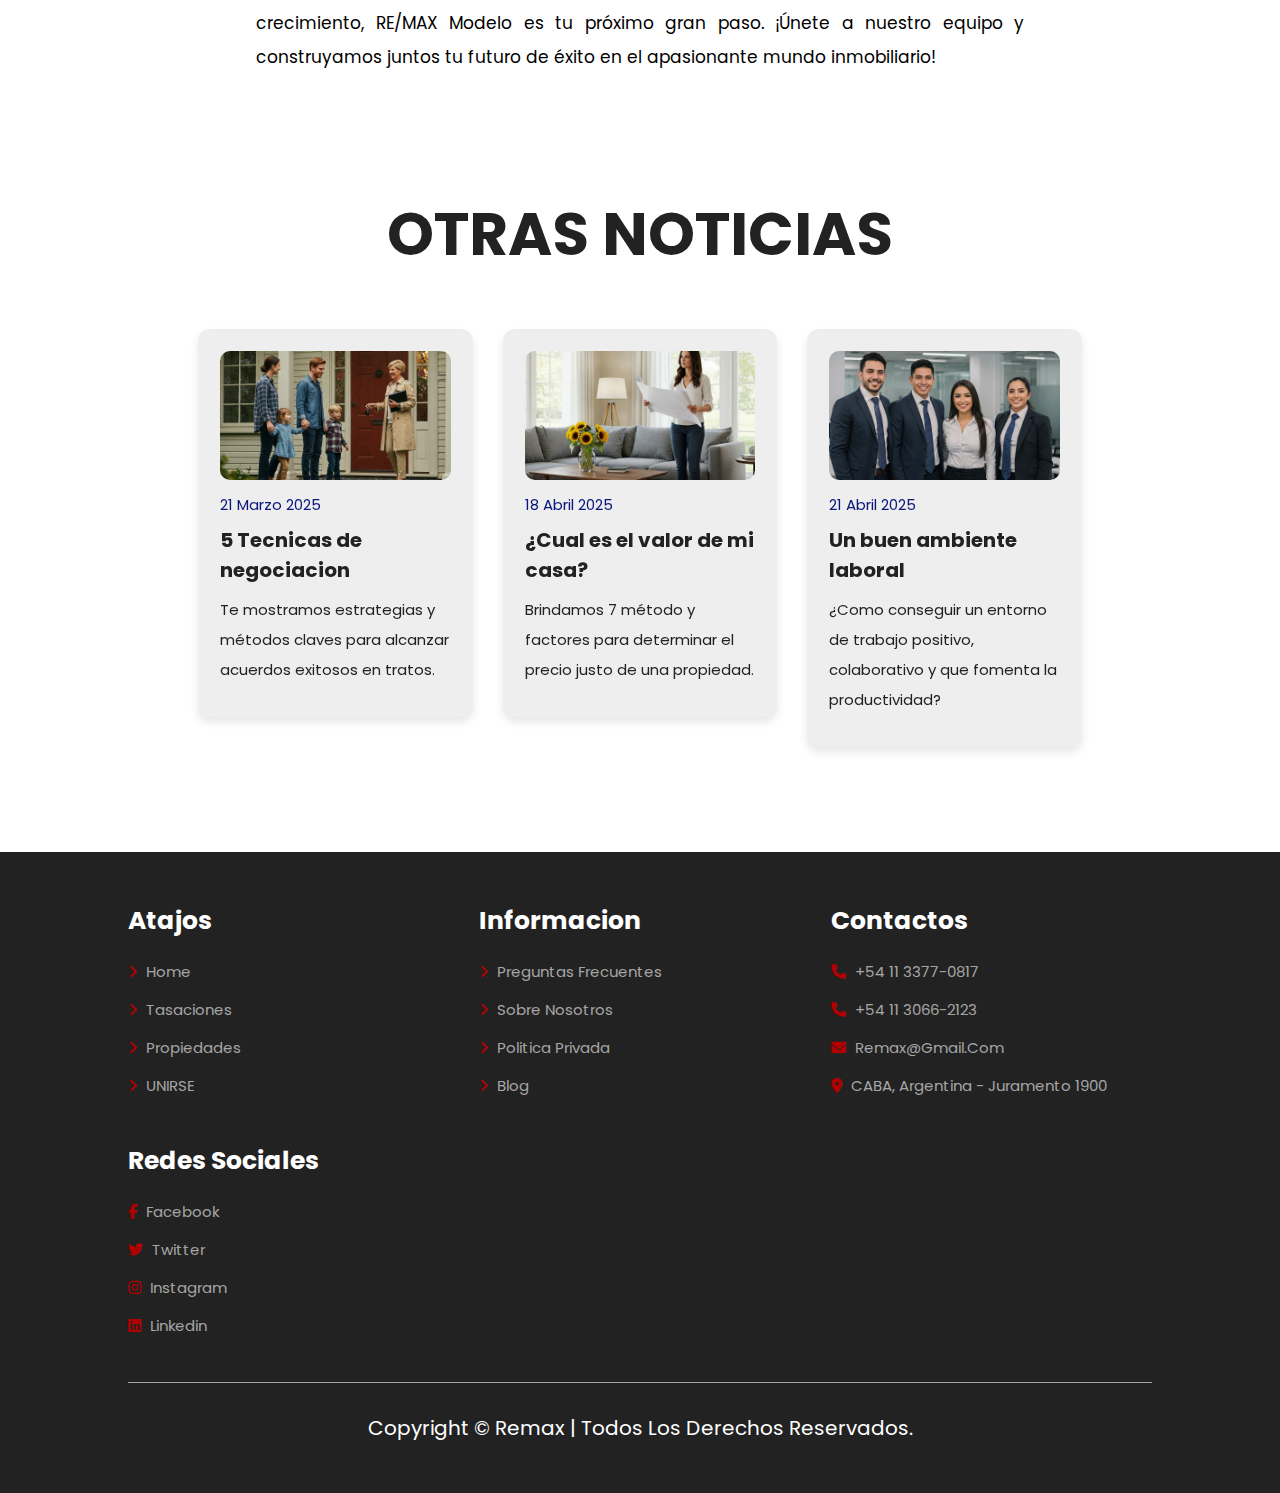
<file: noticia2.html>
<!DOCTYPE html>
<html lang="en">
<head>
    <meta charset="UTF-8">
    <meta name="viewport" content="width=device-width, initial-scale=1.0">
    <title>nosotros</title>

    <!--swiper css link -->
    <link rel="stylesheet" href="https://cdn.jsdelivr.net/npm/swiper@11/swiper-bundle.min.css"/>

    <!--font awesome cdn link -->
    <link rel="stylesheet" href="https://cdnjs.cloudflare.com/ajax/libs/font-awesome/6.7.2/css/all.min.css">

    <!-- custom css file -->
    <link rel="stylesheet" href="css/style.css">

</head>
<body>

<!--menu navegador -->

<section class="header">

    
    <a href="index.html" class="logo"><img src="imagenes/nombreRemax.jpg" alt="nombreRemax" width="190px" heigth="70px"></a>

    <nav class="navbar">
        <a href="index.html">Home</a>
        <a href="nosotros.html">Nosotros</a>
        <a href="propiedades.html">Propiedades</a>
        <a href="tasaciones.html">Tasaciones</a>
        <a href="blog.html">Blog</a>
        <a href="contacto.html" class="join-b">UNIRSE</a>
    </nav>

    <div id="menu-btn" class="fas fa-bars"></div>

</section>

<!--texto en header -->

<div class="heading" style="background:url(imagenes/heading4.jpg) no-repeat">
    <h1>BLOG</h1>
</div>

<!--info blog -->

<section class="noticia">

    <h1>RE/MAX MODELO: Ser agente inmobiliario</h1>
    <p>31 Marzo 2025</p>
    <div class="image"> <img src="imagenes/noticia2.jpg" alt=""> </div>
    
    <div class="text">
        <h4>Conviértete en un Agente de Éxito con RE/MAX Modelo: Donde siempre tu Crecimiento va a ser nuestro Compromiso</h4>
        <p>Ser Agente de RE/MAX Modelo significa mucho más que trabajar en bienes raíces; implica unirte a una familia profesional donde tu desarrollo y éxito son nuestra prioridad. Desde el primer día, te brindaremos un acompañamiento integral y personalizado en cada etapa de tu carrera. No estarás solo; contarás con el apoyo de líderes experimentados, capacitaciones continuas y las herramientas más innovadoras del mercado para que alcances tu máximo potencial.</p>

        <p>En RE/MAX Modelo, tu esfuerzo se traduce en ganancias significativas. Nuestro modelo de negocio está diseñado para recompensar tu dedicación y tus logros. Con comisiones competitivas y oportunidades ilimitadas de crecimiento, tendrás la posibilidad de construir un futuro financiero sólido y alcanzar tus metas económicas. Tu éxito es nuestro éxito, y trabajaremos incansablemente para que lo logres.</p>

        <p>Buscamos personas con ganas de avanzar, con espíritu emprendedor y una ambición sana por crecer. Si eres alguien proactivo, con una mentalidad positiva y el deseo de superar tus propios límites, RE/MAX Modelo es el lugar ideal para ti. Aquí encontrarás un ambiente dinámico y motivador, rodeado de profesionales exitosos que comparten tu pasión por el sector inmobiliario y tus ganas de progresar.</p>
        
        <h4>¿Qué con lleva ser Agente de RE/MAX Modelo?</h4>

        <li class="lista">Acompañamiento Continuo: </li>
        <p>Te guiaremos en cada paso, desde tus primeras captaciones hasta el cierre de las operaciones más complejas. Contarás con mentoría, apoyo administrativo y acceso a una red de profesionales dispuestos a ayudarte.</p>
        
        <li class="lista">Potencial de Ganancias Elevado: </li>
        <p>Nuestro esquema de comisiones te permitirá obtener ingresos proporcionales a tu esfuerzo y dedicación, con un potencial de crecimiento ilimitado.</p>
        
        <li class="lista">Desarrollo Profesional Constante:</li> 
        <p>Te brindaremos capacitaciones y herramientas de vanguardia para que te mantengas actualizado sobre las últimas tendencias del mercado y desarrolles tus habilidades de negociación, marketing y ventas.</p>
        
        <li class="lista">Pertenencia a una Marca Líder:</li> 
        <p>Formarás parte de la red inmobiliaria más reconocida a nivel mundial, lo que te abrirá puertas y te brindará credibilidad ante tus clientes.</p>
        
        <li class="lista">Oportunidad de Crecimiento:</li> 
        <p>En RE/MAX Modelo, valoramos el crecimiento personal y profesional. Te ofreceremos oportunidades para expandir tu negocio, liderar equipos y alcanzar nuevas metas.</p>
        
        <li class="lista">Un Ambiente de Apoyo y Colaboración:</li> 
        <p>Serás parte de una comunidad de profesionales que comparten tus objetivos y se apoyan mutuamente en el camino hacia el éxito.</p>

        <h4>Conclusion</h4>
        <p>Si tienes ganas de avanzar, buscas un lugar donde tu esfuerzo se traduzca en importantes ganancias y valoras el acompañamiento en cada etapa de tu crecimiento, RE/MAX Modelo es tu próximo gran paso. ¡Únete a nuestro equipo y construyamos juntos tu futuro de éxito en el apasionante mundo inmobiliario!</p>
    </div>

</section>

<!--blog movible -->

<section class="blog">
    <h1 class="heading-title">Otras noticias</h1>
    <div class="container swiper">
        <div class="card-wrapper">
            <ul class="card-list swiper-wrapper">
                <li class="card-item swiper-slide">
                    <a href="noticia1.html" class="card-link">
                        <img src="imagenes/blog1.jpg" alt="" class="card-image">
                        <p class="badge">21 Marzo 2025 </p>
                        <h2 class="card-title">5 Tecnicas de negociacion</h2>
                        <p class="card-text">Te mostramos estrategias y métodos claves para alcanzar acuerdos exitosos en tratos.</p>
                    </a>
                </li>
                <li class="card-item swiper-slide">
                    <a href="noticia3.html" class="card-link">
                        <img src="imagenes/blog3.jpg" alt="" class="card-image">
                        <p class="badge">18 Abril 2025 </p>
                        <h2 class="card-title">¿Cual es el valor de mi casa?</h2>
                        <p class="card-text">Brindamos 7 método y factores para determinar el precio justo de una propiedad.</p>
                    </a>
                </li>
                <li class="card-item swiper-slide">
                    <a href="noticia4.html" class="card-link">
                        <img src="imagenes/blog4.jpg" alt="" class="card-image">
                        <p class="badge">21 Abril 2025</p>
                        <h2 class="card-title">Un buen ambiente laboral</h2>
                        <p class="card-text">¿Como conseguir un entorno de trabajo positivo, colaborativo y que fomenta la productividad?</p>
                    </a>
                </li>
            </ul>
            <div class="swiper-pagination"></div>
            <div class="swiper-slide-button swiper-button-prev"></div>
            <div class="swiper-slide-button swiper-button-next"></div>
        </div>
    </div>
</section>

<!--footer -->

<section class="footer">

    <div class="box-container">

        <div class="box">
            <h3>Atajos</h3>
            <a href="index.html"> <i class="fa-solid fa-angle-right"></i> Home</a>
            <a href="tasaciones.html"> <i class="fa-solid fa-angle-right"></i> Tasaciones</a>
            <a href="propiedades.html"> <i class="fa-solid fa-angle-right"></i> Propiedades</a>
            <a href="contacto.html"> <i class="fa-solid fa-angle-right"></i> UNIRSE</a>
        </div>

        <div class="box">
            <h3>Informacion</h3>
            <a href="preguntas.html"> <i class="fa-solid fa-angle-right"></i> Preguntas Frecuentes</a>
            <a href="nosotros.html"> <i class="fa-solid fa-angle-right"></i> Sobre Nosotros</a>
            <a href="politica.html"> <i class="fa-solid fa-angle-right"></i> Politica privada</a>
            <a href="blog.html"> <i class="fa-solid fa-angle-right"></i> Blog</a>
        </div>

        <div class="box">
            <h3>Contactos</h3>
            <a href="https://wa.me/5491152591813?text=Hola, estoy interesada!!"> <i class="fas fa-phone"></i> +54 11 3377-0817 </a>
            <a href="https://wa.me/5491152591813?text=Hola, estoy interesada!!"> <i class="fas fa-phone"></i> +54 11 3066-2123 </a>
            <a href="mailto:remax@gmail.com"> <i class="fas fa-envelope"></i> remax@gmail.com </a>
            <a href="https://www.google.com.ar/maps/search/remax"> <i class="fa-solid fa-location-dot"></i> CABA, Argentina - Juramento 1900</a>
        </div>

        <div class="box">
            <h3>Redes sociales</h3>
            <a href="https://www.facebook.com/?locale=es_LA"> <i class="fab fa-facebook-f"></i> Facebook </a>
            <a href="https://x.com/home?lang=es"> <i class="fa-brands fa-twitter"></i> Twitter </a>
            <a href="https://www.instagram.com/"> <i class="fa-brands fa-instagram"></i> Instagram </a>
            <a href="https://ar.linkedin.com/"> <i class="fa-brands fa-linkedin"></i> Linkedin </a>
        </div>

    </div>

    <div class="credit"> Copyright &copy; Remax | Todos los derechos reservados. </div>

</section>

    <!--swiper js link -->
    <script src="https://cdn.jsdelivr.net/npm/swiper@11/swiper-bundle.min.js"></script>

    <!-- custom js file -->
    <script src="js/script.js"></script>
    
</body>
</html>
</file>
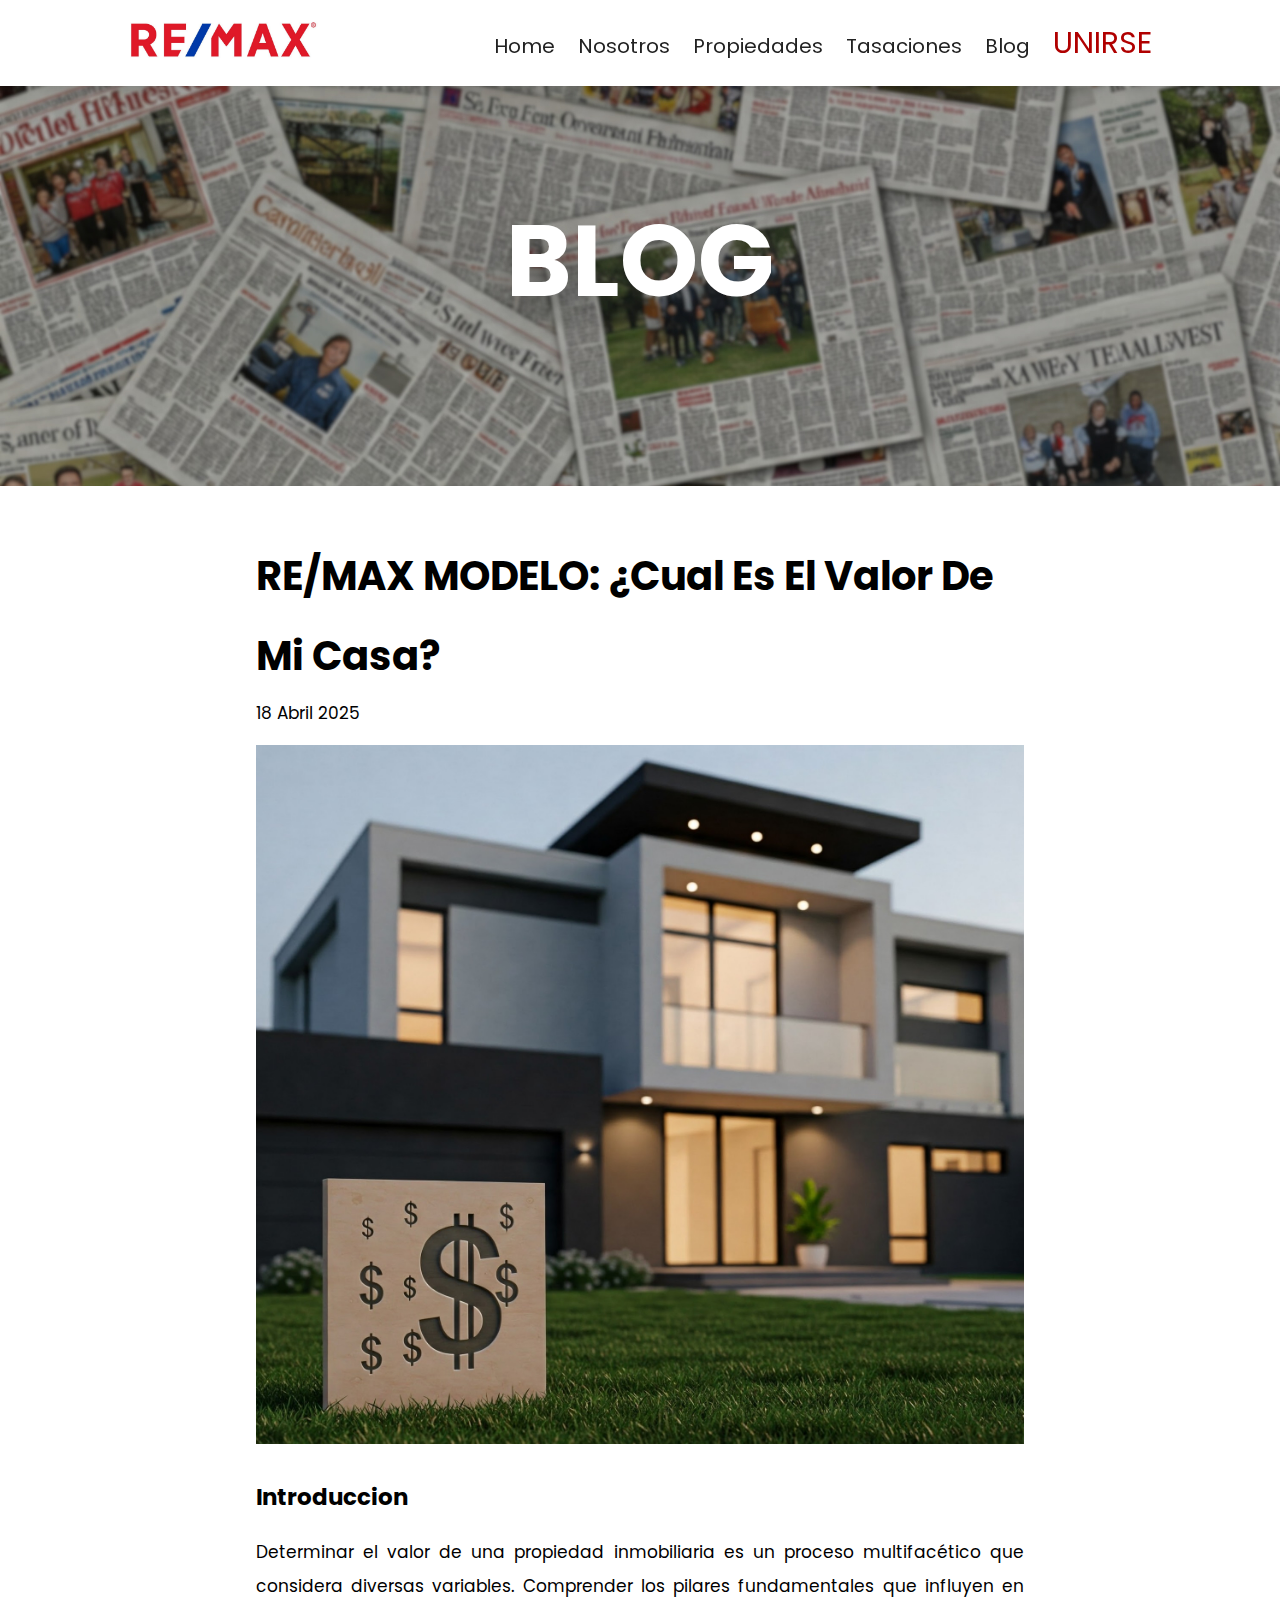
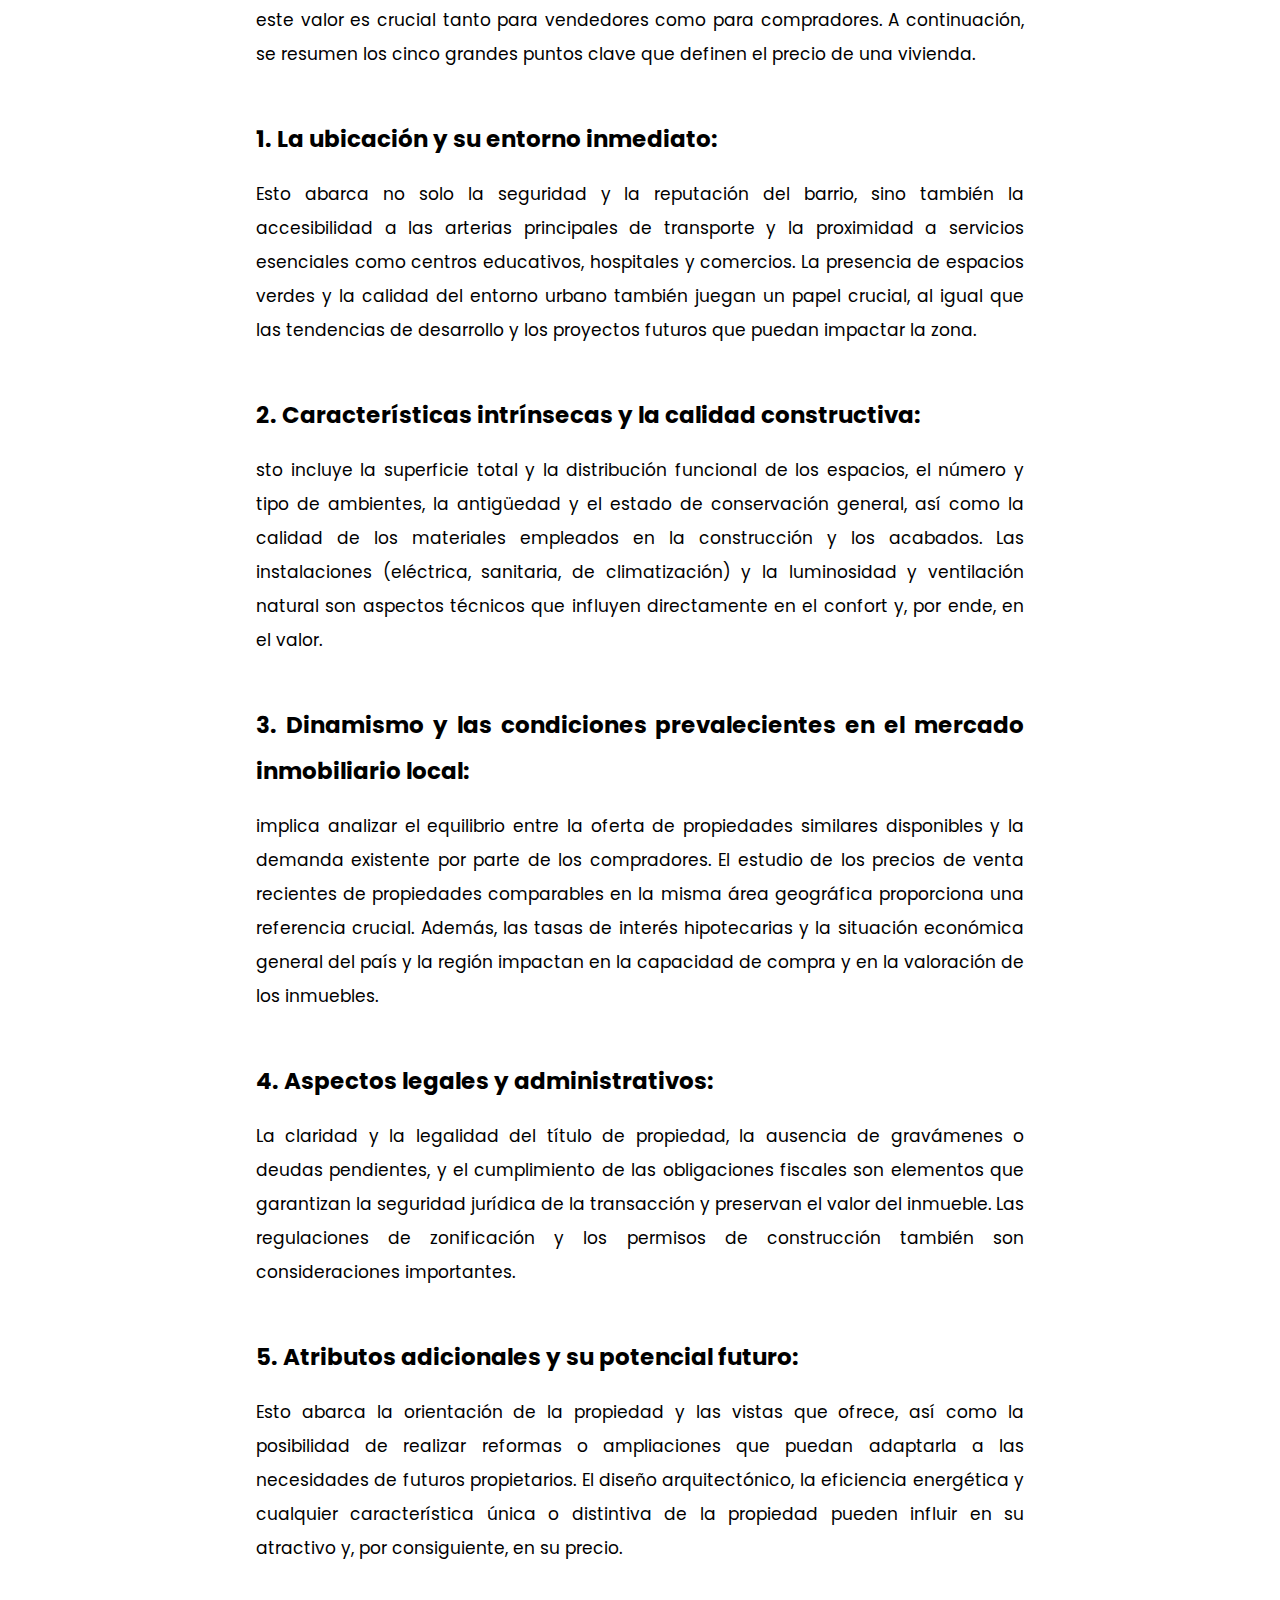
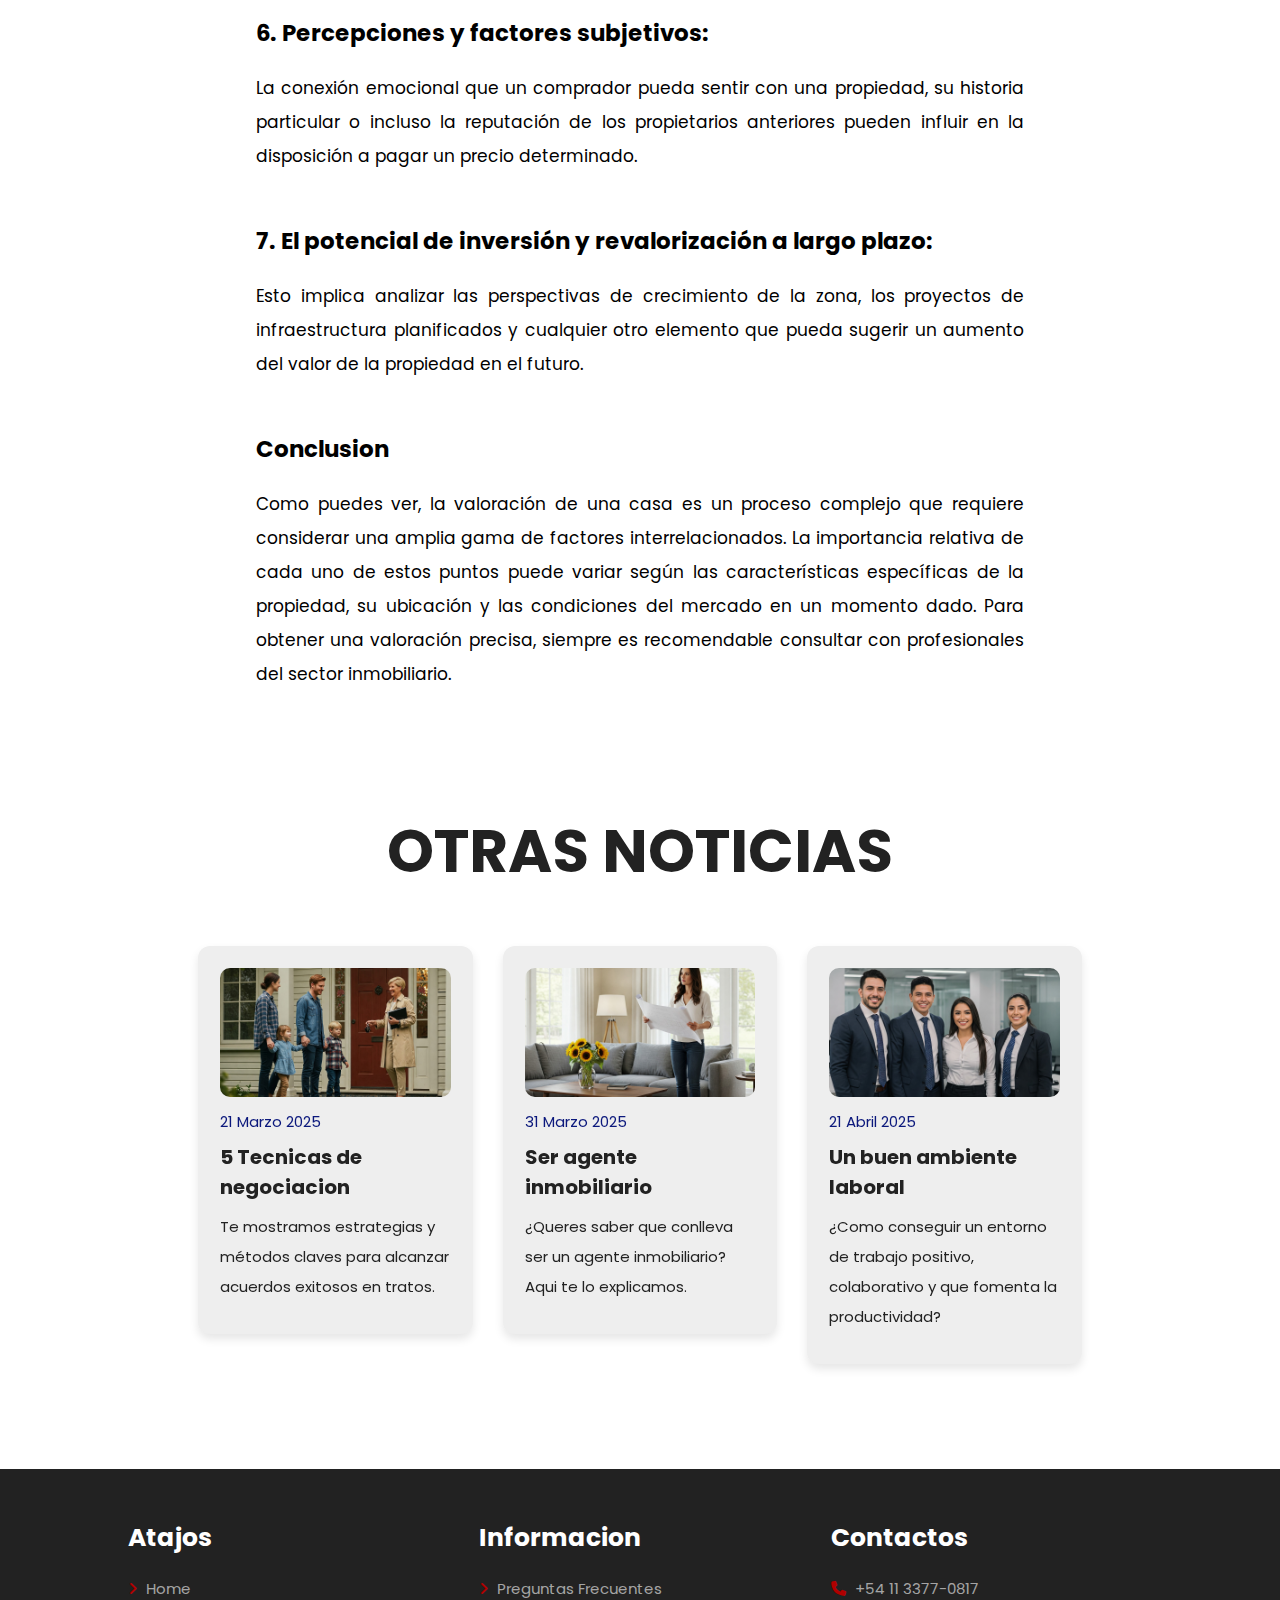
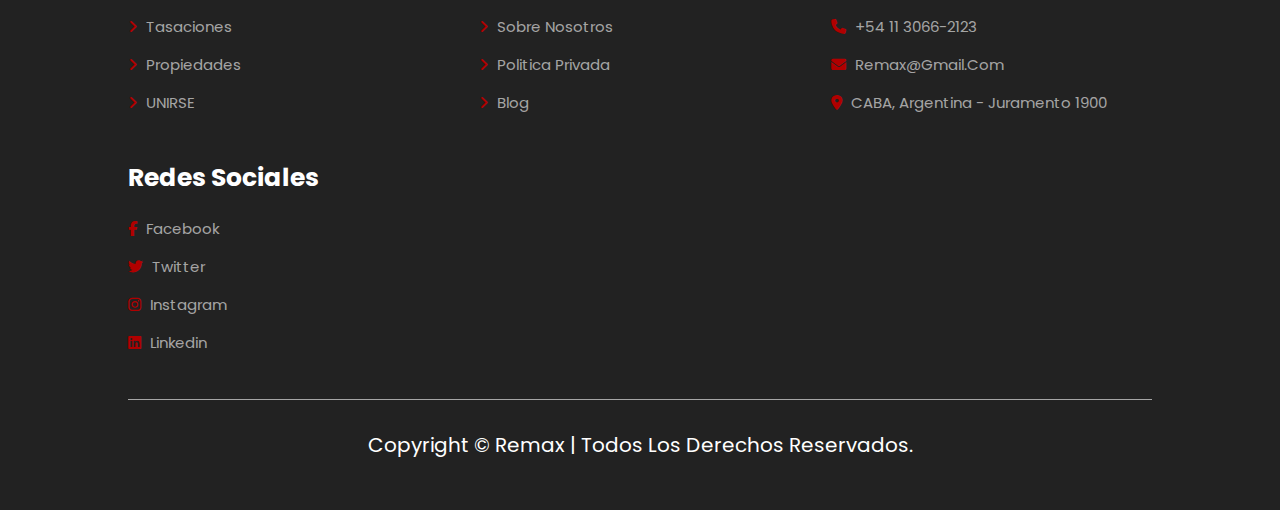
<file: noticia3.html>
<!DOCTYPE html>
<html lang="en">
<head>
    <meta charset="UTF-8">
    <meta name="viewport" content="width=device-width, initial-scale=1.0">
    <title>nosotros</title>

    <!--swiper css link -->
    <link rel="stylesheet" href="https://cdn.jsdelivr.net/npm/swiper@11/swiper-bundle.min.css"/>

    <!--font awesome cdn link -->
    <link rel="stylesheet" href="https://cdnjs.cloudflare.com/ajax/libs/font-awesome/6.7.2/css/all.min.css">

    <!-- custom css file -->
    <link rel="stylesheet" href="css/style.css">

</head>
<body>

<!--menu navegador -->

<section class="header">

    
    <a href="index.html" class="logo"><img src="imagenes/nombreRemax.jpg" alt="nombreRemax" width="190px" heigth="70px"></a>

    <nav class="navbar">
        <a href="index.html">Home</a>
        <a href="nosotros.html">Nosotros</a>
        <a href="propiedades.html">Propiedades</a>
        <a href="tasaciones.html">Tasaciones</a>
        <a href="blog.html">Blog</a>
        <a href="contacto.html" class="join-b">UNIRSE</a>
    </nav>

    <div id="menu-btn" class="fas fa-bars"></div>

</section>

<!--texto en header -->

<div class="heading" style="background:url(imagenes/heading4.jpg) no-repeat">
    <h1>BLOG</h1>
</div>

<!--info blog -->

<section class="noticia">

    <h1>RE/MAX MODELO: ¿Cual es el valor de mi casa?</h1>
    <p>18 Abril 2025</p>
    <div class="image"> <img src="imagenes/noticia3.jpg" alt=""> </div>
    
    <div class="text">
        <h4>Introduccion</h4>
        <p>Determinar el valor de una propiedad inmobiliaria es un proceso multifacético que considera diversas variables. Comprender los pilares fundamentales que influyen en este valor es crucial tanto para vendedores como para compradores. A continuación, se resumen los cinco grandes puntos clave que definen el precio de una vivienda.</p>

        <h4>1. La ubicación y su entorno inmediato: </h4>
        <p>Esto abarca no solo la seguridad y la reputación del barrio, sino también la accesibilidad a las arterias principales de transporte y la proximidad a servicios esenciales como centros educativos, hospitales y comercios. La presencia de espacios verdes y la calidad del entorno urbano también juegan un papel crucial, al igual que las tendencias de desarrollo y los proyectos futuros que puedan impactar la zona.</p>

        <h4>2. Características intrínsecas y la calidad constructiva: </h4>
        <p>sto incluye la superficie total y la distribución funcional de los espacios, el número y tipo de ambientes, la antigüedad y el estado de conservación general, así como la calidad de los materiales empleados en la construcción y los acabados. Las instalaciones (eléctrica, sanitaria, de climatización) y la luminosidad y ventilación natural son aspectos técnicos que influyen directamente en el confort y, por ende, en el valor.</p>
        
        <h4>3. Dinamismo y las condiciones prevalecientes en el mercado inmobiliario local: </h4>
        <p>implica analizar el equilibrio entre la oferta de propiedades similares disponibles y la demanda existente por parte de los compradores. El estudio de los precios de venta recientes de propiedades comparables en la misma área geográfica proporciona una referencia crucial. Además, las tasas de interés hipotecarias y la situación económica general del país y la región impactan en la capacidad de compra y en la valoración de los inmuebles.</p>
        
        <h4>4. Aspectos legales y administrativos: </h4>
        <p>La claridad y la legalidad del título de propiedad, la ausencia de gravámenes o deudas pendientes, y el cumplimiento de las obligaciones fiscales son elementos que garantizan la seguridad jurídica de la transacción y preservan el valor del inmueble. Las regulaciones de zonificación y los permisos de construcción también son consideraciones importantes.</p>
        
        <h4>5. Atributos adicionales y su potencial futuro: </h4>
        <p> Esto abarca la orientación de la propiedad y las vistas que ofrece, así como la posibilidad de realizar reformas o ampliaciones que puedan adaptarla a las necesidades de futuros propietarios. El diseño arquitectónico, la eficiencia energética y cualquier característica única o distintiva de la propiedad pueden influir en su atractivo y, por consiguiente, en su precio.</p>
        
        <h4>6. Percepciones y factores subjetivos: </h4>
        <p> La conexión emocional que un comprador pueda sentir con una propiedad, su historia particular o incluso la reputación de los propietarios anteriores pueden influir en la disposición a pagar un precio determinado.</p>
        
        <h4>7. El potencial de inversión y revalorización a largo plazo: </h4>
        <p> Esto implica analizar las perspectivas de crecimiento de la zona, los proyectos de infraestructura planificados y cualquier otro elemento que pueda sugerir un aumento del valor de la propiedad en el futuro.</p>
        
        <h4>Conclusion</h4>
        <p>Como puedes ver, la valoración de una casa es un proceso complejo que requiere considerar una amplia gama de factores interrelacionados. La importancia relativa de cada uno de estos puntos puede variar según las características específicas de la propiedad, su ubicación y las condiciones del mercado en un momento dado. Para obtener una valoración precisa, siempre es recomendable consultar con profesionales del sector inmobiliario.</p>
    </div>

</section>

<!--blog movible -->

<section class="blog">
    <h1 class="heading-title">Otras noticias</h1>
    <div class="container swiper">
        <div class="card-wrapper">
            <ul class="card-list swiper-wrapper">
                <li class="card-item swiper-slide">
                    <a href="noticia1.html" class="card-link">
                        <img src="imagenes/blog1.jpg" alt="" class="card-image">
                        <p class="badge">21 Marzo 2025 </p>
                        <h2 class="card-title">5 Tecnicas de negociacion</h2>
                        <p class="card-text">Te mostramos estrategias y métodos claves para alcanzar acuerdos exitosos en tratos.</p>
                    </a>
                </li>
                <li class="card-item swiper-slide">
                    <a href="noticia2.html" class="card-link">
                        <img src="imagenes/blog3.jpg" alt="" class="card-image">
                        <p class="badge">31 Marzo 2025 </p>
                        <h2 class="card-title">Ser agente inmobiliario</h2>
                        <p class="card-text">¿Queres saber que conlleva ser un agente inmobiliario? Aqui te lo explicamos.</p>
                    </a>
                </li>
                <li class="card-item swiper-slide">
                    <a href="noticia4.html" class="card-link">
                        <img src="imagenes/blog4.jpg" alt="" class="card-image">
                        <p class="badge">21 Abril 2025</p>
                        <h2 class="card-title">Un buen ambiente laboral</h2>
                        <p class="card-text">¿Como conseguir un entorno de trabajo positivo, colaborativo y que fomenta la productividad?</p>
                    </a>
                </li>
            </ul>
            <div class="swiper-pagination"></div>
            <div class="swiper-slide-button swiper-button-prev"></div>
            <div class="swiper-slide-button swiper-button-next"></div>
        </div>
    </div>
</section>

<!--footer -->

<section class="footer">

    <div class="box-container">

        <div class="box">
            <h3>Atajos</h3>
            <a href="index.html"> <i class="fa-solid fa-angle-right"></i> Home</a>
            <a href="tasaciones.html"> <i class="fa-solid fa-angle-right"></i> Tasaciones</a>
            <a href="propiedades.html"> <i class="fa-solid fa-angle-right"></i> Propiedades</a>
            <a href="contacto.html"> <i class="fa-solid fa-angle-right"></i> UNIRSE</a>
        </div>

        <div class="box">
            <h3>Informacion</h3>
            <a href="preguntas.html"> <i class="fa-solid fa-angle-right"></i> Preguntas Frecuentes</a>
            <a href="nosotros.html"> <i class="fa-solid fa-angle-right"></i> Sobre Nosotros</a>
            <a href="politica.html"> <i class="fa-solid fa-angle-right"></i> Politica privada</a>
            <a href="blog.html"> <i class="fa-solid fa-angle-right"></i> Blog</a>
        </div>

        <div class="box">
            <h3>Contactos</h3>
            <a href="https://wa.me/5491152591813?text=Hola, estoy interesada!!"> <i class="fas fa-phone"></i> +54 11 3377-0817 </a>
            <a href="https://wa.me/5491152591813?text=Hola, estoy interesada!!"> <i class="fas fa-phone"></i> +54 11 3066-2123 </a>
            <a href="mailto:remax@gmail.com"> <i class="fas fa-envelope"></i> remax@gmail.com </a>
            <a href="https://www.google.com.ar/maps/search/remax"> <i class="fa-solid fa-location-dot"></i> CABA, Argentina - Juramento 1900</a>
        </div>

        <div class="box">
            <h3>Redes sociales</h3>
            <a href="https://www.facebook.com/?locale=es_LA"> <i class="fab fa-facebook-f"></i> Facebook </a>
            <a href="https://x.com/home?lang=es"> <i class="fa-brands fa-twitter"></i> Twitter </a>
            <a href="https://www.instagram.com/"> <i class="fa-brands fa-instagram"></i> Instagram </a>
            <a href="https://ar.linkedin.com/"> <i class="fa-brands fa-linkedin"></i> Linkedin </a>
        </div>

    </div>

    <div class="credit"> Copyright &copy; Remax | Todos los derechos reservados. </div>

</section>

    <!--swiper js link -->
    <script src="https://cdn.jsdelivr.net/npm/swiper@11/swiper-bundle.min.js"></script>

    <!-- custom js file -->
    <script src="js/script.js"></script>
    
</body>
</html>
</file>
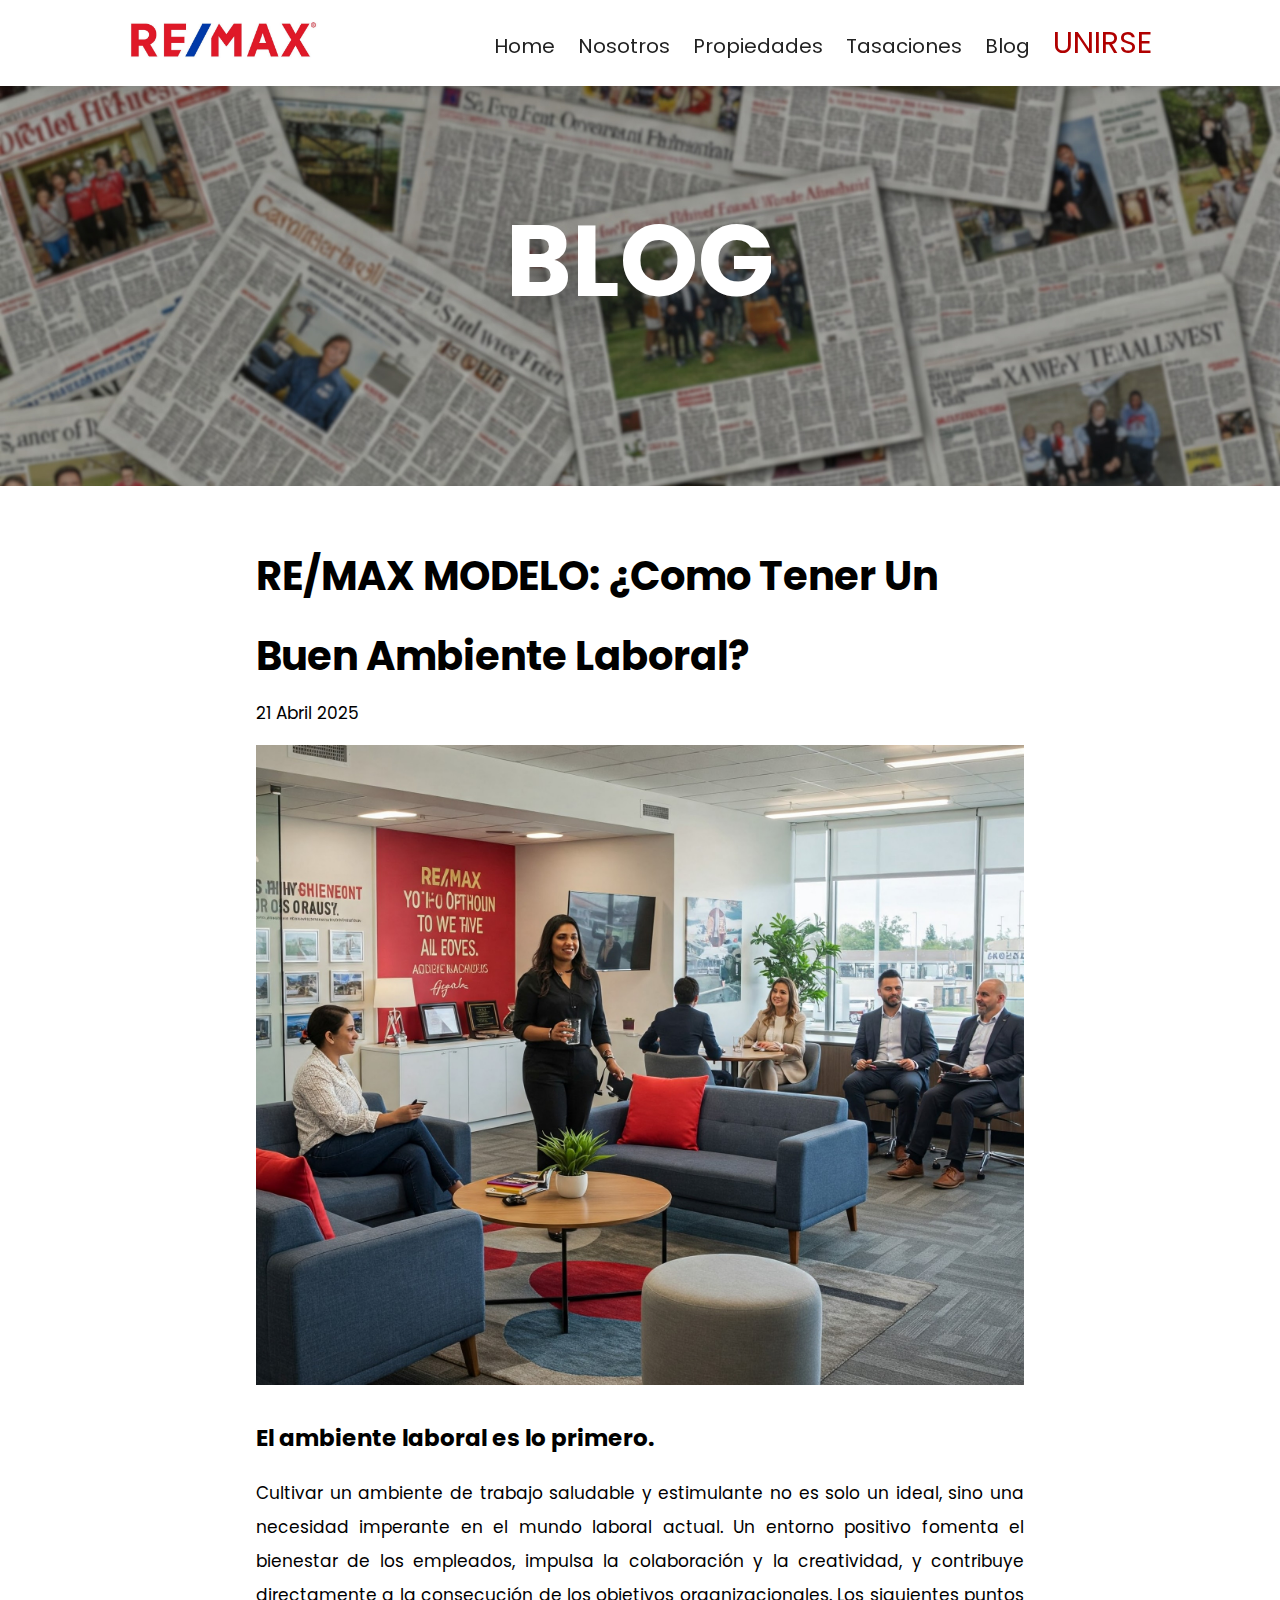
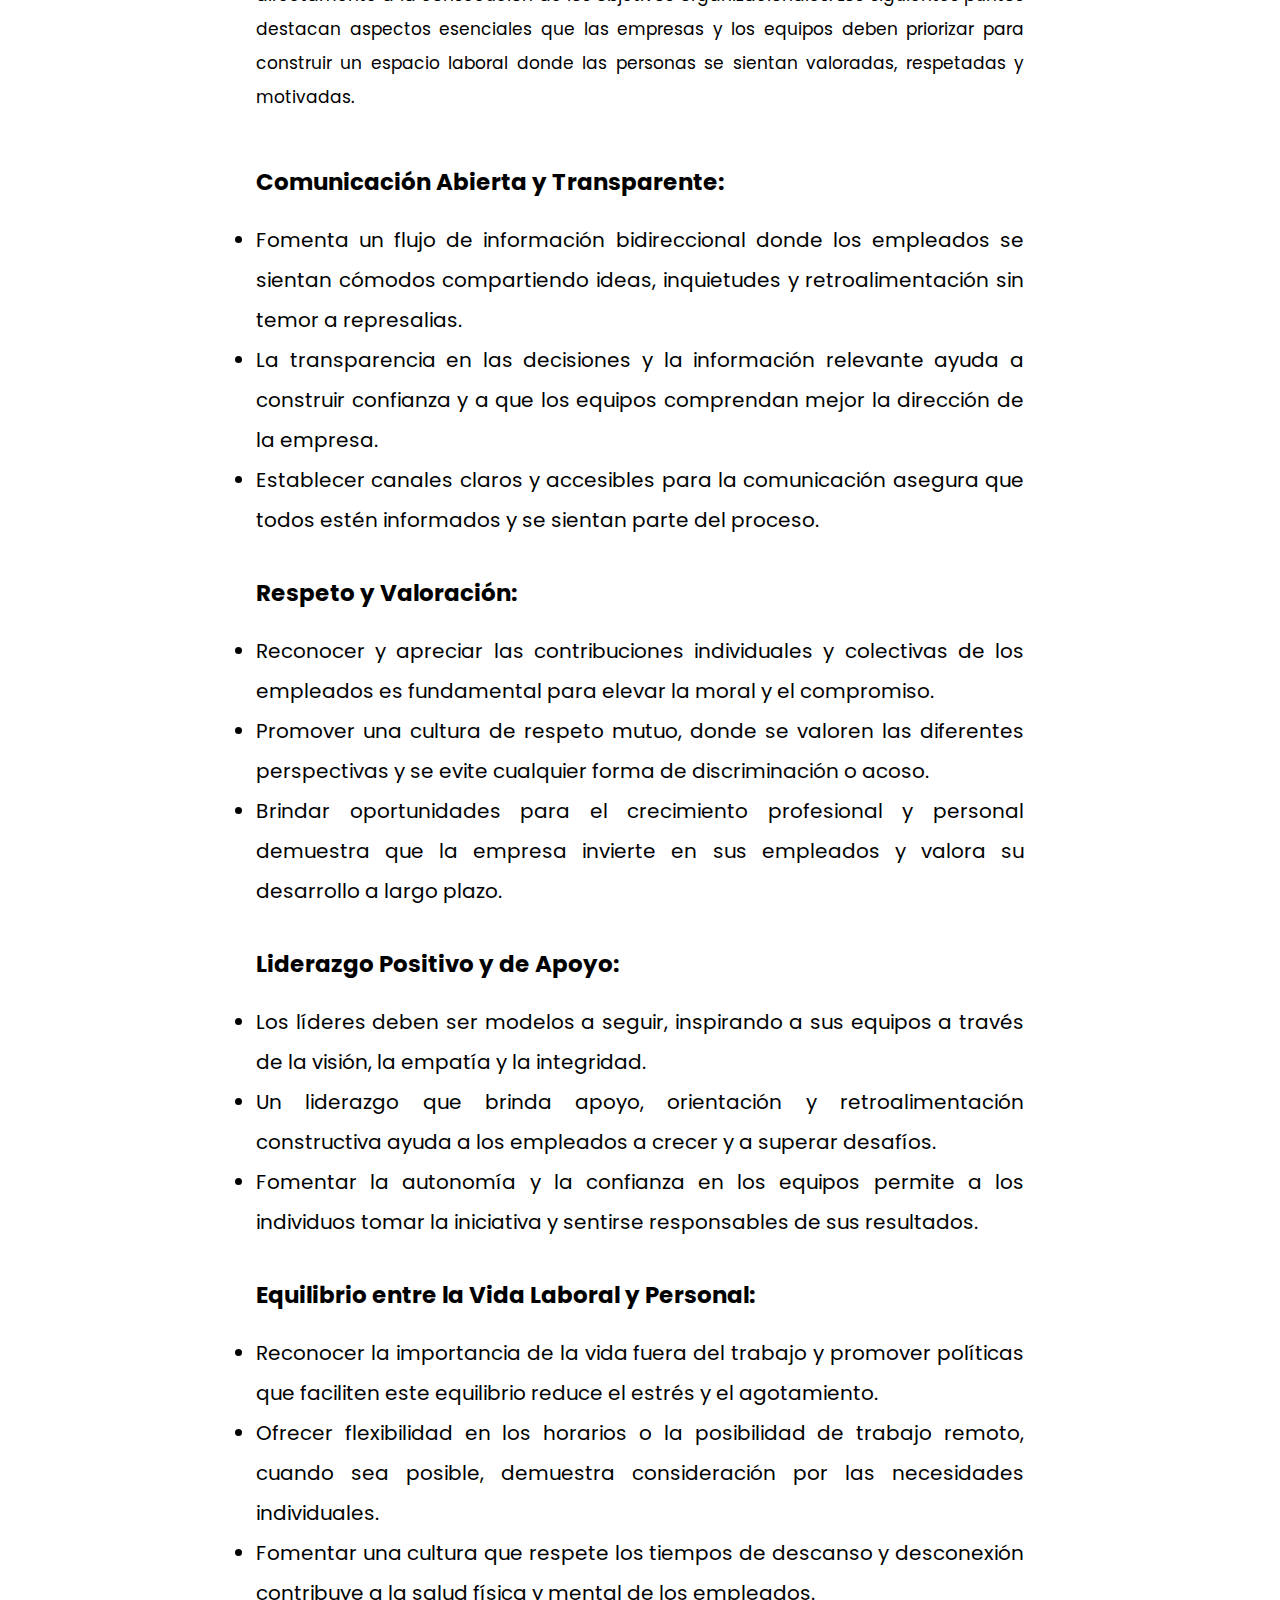
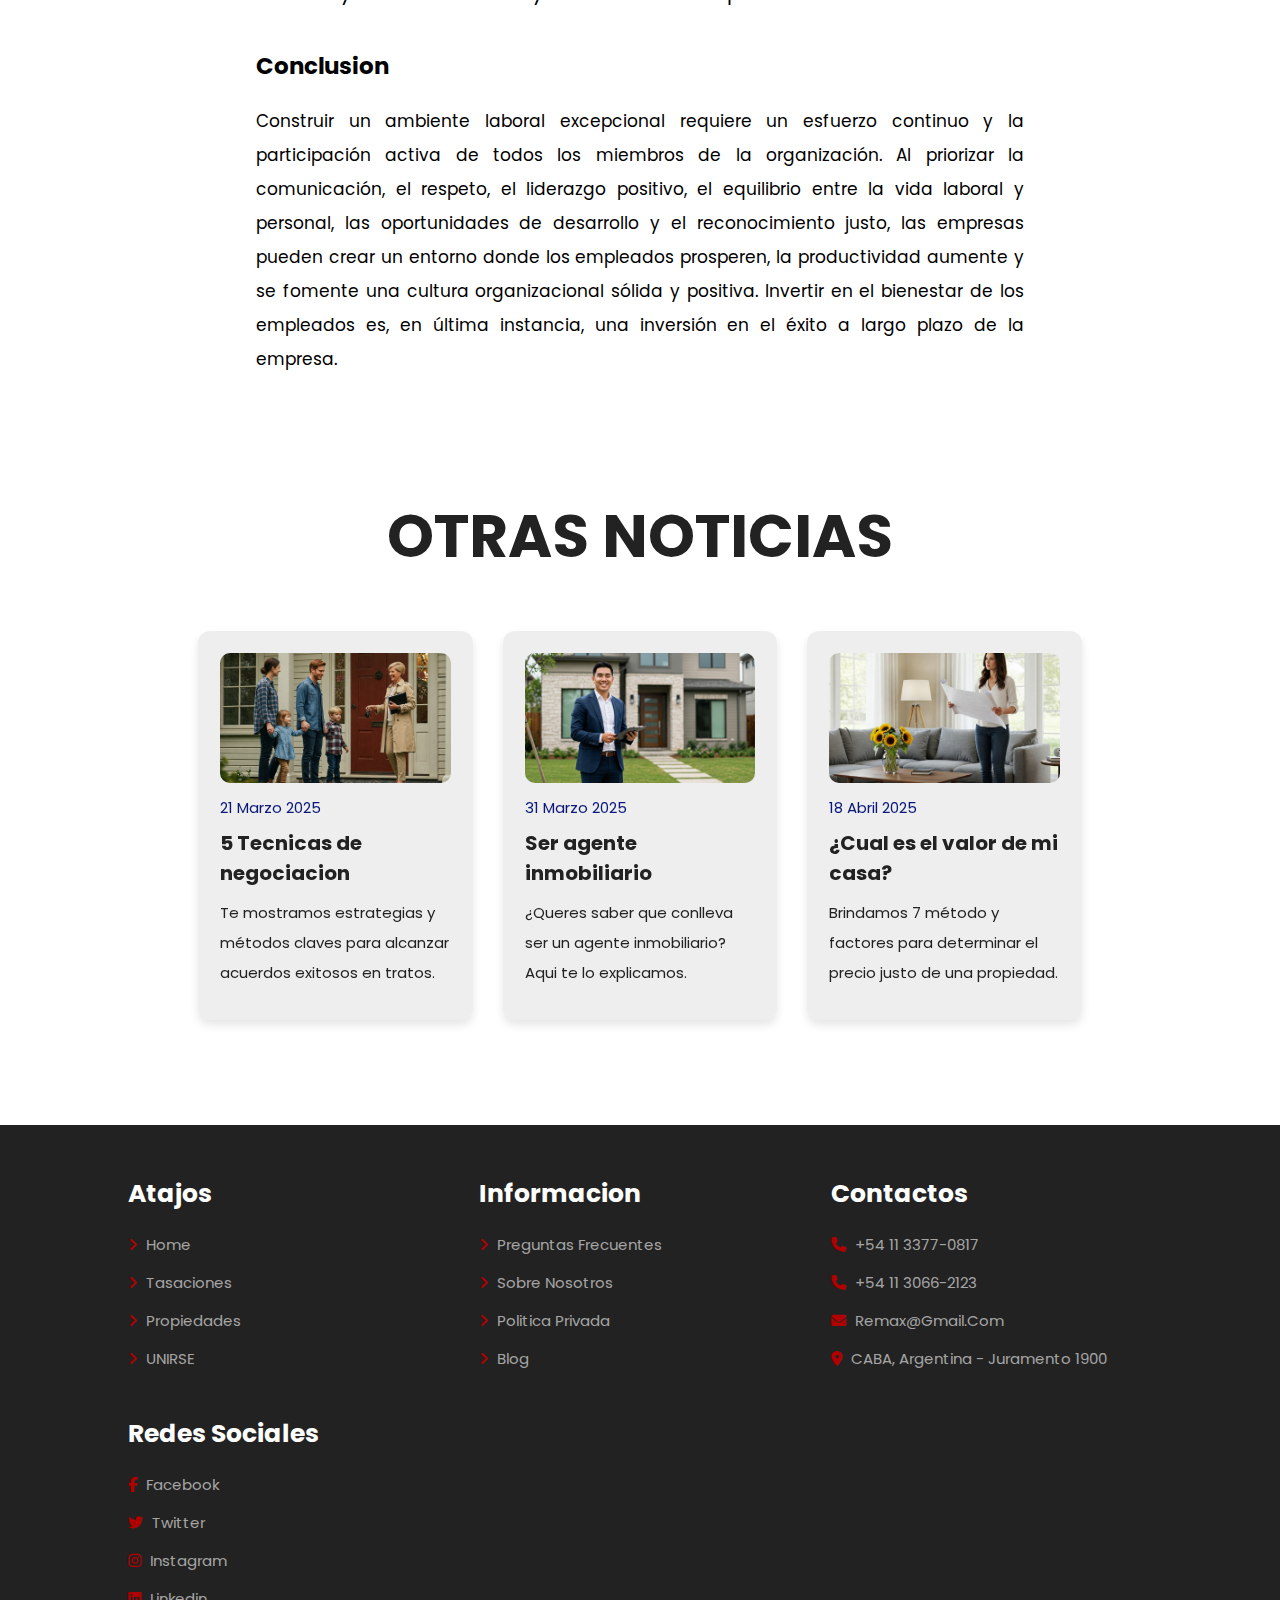
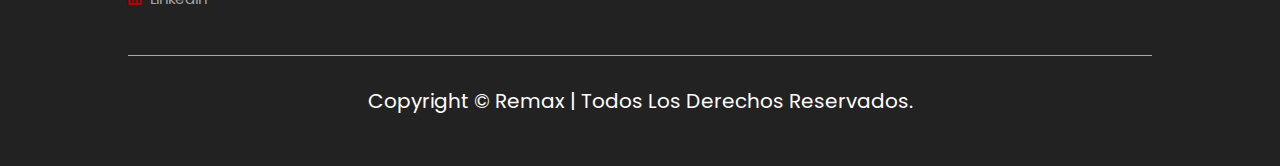
<file: noticia4.html>
<!DOCTYPE html>
<html lang="en">
<head>
    <meta charset="UTF-8">
    <meta name="viewport" content="width=device-width, initial-scale=1.0">
    <title>nosotros</title>

    <!--swiper css link -->
    <link rel="stylesheet" href="https://cdn.jsdelivr.net/npm/swiper@11/swiper-bundle.min.css"/>

    <!--font awesome cdn link -->
    <link rel="stylesheet" href="https://cdnjs.cloudflare.com/ajax/libs/font-awesome/6.7.2/css/all.min.css">

    <!-- custom css file -->
    <link rel="stylesheet" href="css/style.css">

</head>
<body>

<!--menu navegador -->

<section class="header">

    
    <a href="index.html" class="logo"><img src="imagenes/nombreRemax.jpg" alt="nombreRemax" width="190px" heigth="70px"></a>

    <nav class="navbar">
        <a href="index.html">Home</a>
        <a href="nosotros.html">Nosotros</a>
        <a href="propiedades.html">Propiedades</a>
        <a href="tasaciones.html">Tasaciones</a>
        <a href="blog.html">Blog</a>
        <a href="contacto.html" class="join-b">UNIRSE</a>
    </nav>

    <div id="menu-btn" class="fas fa-bars"></div>

</section>

<!--texto en header -->

<div class="heading" style="background:url(imagenes/heading4.jpg) no-repeat">
    <h1>BLOG</h1>
</div>

<!--info blog -->

<section class="noticia">

    <h1>RE/MAX MODELO: ¿Como tener un buen ambiente laboral?</h1>
    <p>21 Abril 2025</p>
    <div class="image"> <img src="imagenes/noticia4.jpg" alt=""> </div>
    
    <div class="text">
        <h4>El ambiente laboral es lo primero.</h4>
        <p>Cultivar un ambiente de trabajo saludable y estimulante no es solo un ideal, sino una necesidad imperante en el mundo laboral actual. Un entorno positivo fomenta el bienestar de los empleados, impulsa la colaboración y la creatividad, y contribuye directamente a la consecución de los objetivos organizacionales. Los siguientes puntos destacan aspectos esenciales que las empresas y los equipos deben priorizar para construir un espacio laboral donde las personas se sientan valoradas, respetadas y motivadas.</p>

        <h4>Comunicación Abierta y Transparente:</h4>

        <li>Fomenta un flujo de información bidireccional donde los empleados se sientan cómodos compartiendo ideas, inquietudes y retroalimentación sin temor a represalias.</li>
        <li>La transparencia en las decisiones y la información relevante ayuda a construir confianza y a que los equipos comprendan mejor la dirección de la empresa.</li>
        <li>Establecer canales claros y accesibles para la comunicación asegura que todos estén informados y se sientan parte del proceso. </li>
        
        <h4>Respeto y Valoración:</h4>
        <li>Reconocer y apreciar las contribuciones individuales y colectivas de los empleados es fundamental para elevar la moral y el compromiso.</li>
        <li>Promover una cultura de respeto mutuo, donde se valoren las diferentes perspectivas y se evite cualquier forma de discriminación o acoso.</li>
        <li>Brindar oportunidades para el crecimiento profesional y personal demuestra que la empresa invierte en sus empleados y valora su desarrollo a largo plazo.</li>

        
        <h4>Liderazgo Positivo y de Apoyo:</h4>
        <li>Los líderes deben ser modelos a seguir, inspirando a sus equipos a través de la visión, la empatía y la integridad.</li> 
        <li>Un liderazgo que brinda apoyo, orientación y retroalimentación constructiva ayuda a los empleados a crecer y a superar desafíos.</li> 
        <li>Fomentar la autonomía y la confianza en los equipos permite a los individuos tomar la iniciativa y sentirse responsables de sus resultados.</li>

        <h4>Equilibrio entre la Vida Laboral y Personal:</h4>
        <li>Reconocer la importancia de la vida fuera del trabajo y promover políticas que faciliten este equilibrio reduce el estrés y el agotamiento.</li>
        <li>Ofrecer flexibilidad en los horarios o la posibilidad de trabajo remoto, cuando sea posible, demuestra consideración por las necesidades individuales.</li>
        <li>Fomentar una cultura que respete los tiempos de descanso y desconexión contribuye a la salud física y mental de los empleados.</li>

        <h4>Conclusion</h4>
        <p>Construir un ambiente laboral excepcional requiere un esfuerzo continuo y la participación activa de todos los miembros de la organización. Al priorizar la comunicación, el respeto, el liderazgo positivo, el equilibrio entre la vida laboral y personal, las oportunidades de desarrollo y el reconocimiento justo, las empresas pueden crear un entorno donde los empleados prosperen, la productividad aumente y se fomente una cultura organizacional sólida y positiva. Invertir en el bienestar de los empleados es, en última instancia, una inversión en el éxito a largo plazo de la empresa.</p>
    </div>

</section>

<!--blog movible -->

<section class="blog">
    <h1 class="heading-title">Otras noticias</h1>
    <div class="container swiper">
        <div class="card-wrapper">
            <ul class="card-list swiper-wrapper">
                <li class="card-item swiper-slide">
                    <a href="noticia1.html" class="card-link">
                        <img src="imagenes/blog1.jpg" alt="" class="card-image">
                        <p class="badge">21 Marzo 2025 </p>
                        <h2 class="card-title">5 Tecnicas de negociacion</h2>
                        <p class="card-text">Te mostramos estrategias y métodos claves para alcanzar acuerdos exitosos en tratos.</p>
                    </a>
                </li>
                <li class="card-item swiper-slide">
                    <a href="noticia2.html" class="card-link">
                        <img src="imagenes/blog2.jpg" alt="" class="card-image">
                        <p class="badge">31 Marzo 2025 </p>
                        <h2 class="card-title">Ser agente inmobiliario</h2>
                        <p class="card-text">¿Queres saber que conlleva ser un agente inmobiliario? Aqui te lo explicamos.</p>
                    </a>
                </li>
                <li class="card-item swiper-slide">
                    <a href="noticia3.html" class="card-link">
                        <img src="imagenes/blog3.jpg" alt="" class="card-image">
                        <p class="badge">18 Abril 2025 </p>
                        <h2 class="card-title">¿Cual es el valor de mi casa?</h2>
                        <p class="card-text">Brindamos 7 método y factores para determinar el precio justo de una propiedad.</p>
                    </a>
                </li>
                
            </ul>
            <div class="swiper-pagination"></div>
            <div class="swiper-slide-button swiper-button-prev"></div>
            <div class="swiper-slide-button swiper-button-next"></div>
        </div>
    </div>
</section>

<!--footer -->

<section class="footer">

    <div class="box-container">

        <div class="box">
            <h3>Atajos</h3>
            <a href="index.html"> <i class="fa-solid fa-angle-right"></i> Home</a>
            <a href="tasaciones.html"> <i class="fa-solid fa-angle-right"></i> Tasaciones</a>
            <a href="propiedades.html"> <i class="fa-solid fa-angle-right"></i> Propiedades</a>
            <a href="contacto.html"> <i class="fa-solid fa-angle-right"></i> UNIRSE</a>
        </div>

        <div class="box">
            <h3>Informacion</h3>
            <a href="preguntas.html"> <i class="fa-solid fa-angle-right"></i> Preguntas Frecuentes</a>
            <a href="nosotros.html"> <i class="fa-solid fa-angle-right"></i> Sobre Nosotros</a>
            <a href="politica.html"> <i class="fa-solid fa-angle-right"></i> Politica privada</a>
            <a href="blog.html"> <i class="fa-solid fa-angle-right"></i> Blog</a>
        </div>

        <div class="box">
            <h3>Contactos</h3>
            <a href="https://wa.me/5491152591813?text=Hola, estoy interesada!!"> <i class="fas fa-phone"></i> +54 11 3377-0817 </a>
            <a href="https://wa.me/5491152591813?text=Hola, estoy interesada!!"> <i class="fas fa-phone"></i> +54 11 3066-2123 </a>
            <a href="mailto:remax@gmail.com"> <i class="fas fa-envelope"></i> remax@gmail.com </a>
            <a href="https://www.google.com.ar/maps/search/remax"> <i class="fa-solid fa-location-dot"></i> CABA, Argentina - Juramento 1900</a>
        </div>

        <div class="box">
            <h3>Redes sociales</h3>
            <a href="https://www.facebook.com/?locale=es_LA"> <i class="fab fa-facebook-f"></i> Facebook </a>
            <a href="https://x.com/home?lang=es"> <i class="fa-brands fa-twitter"></i> Twitter </a>
            <a href="https://www.instagram.com/"> <i class="fa-brands fa-instagram"></i> Instagram </a>
            <a href="https://ar.linkedin.com/"> <i class="fa-brands fa-linkedin"></i> Linkedin </a>
        </div>

    </div>

    <div class="credit"> Copyright &copy; Remax | Todos los derechos reservados. </div>

</section>

    <!--swiper js link -->
    <script src="https://cdn.jsdelivr.net/npm/swiper@11/swiper-bundle.min.js"></script>

    <!-- custom js file -->
    <script src="js/script.js"></script>
    
</body>
</html>
</file>
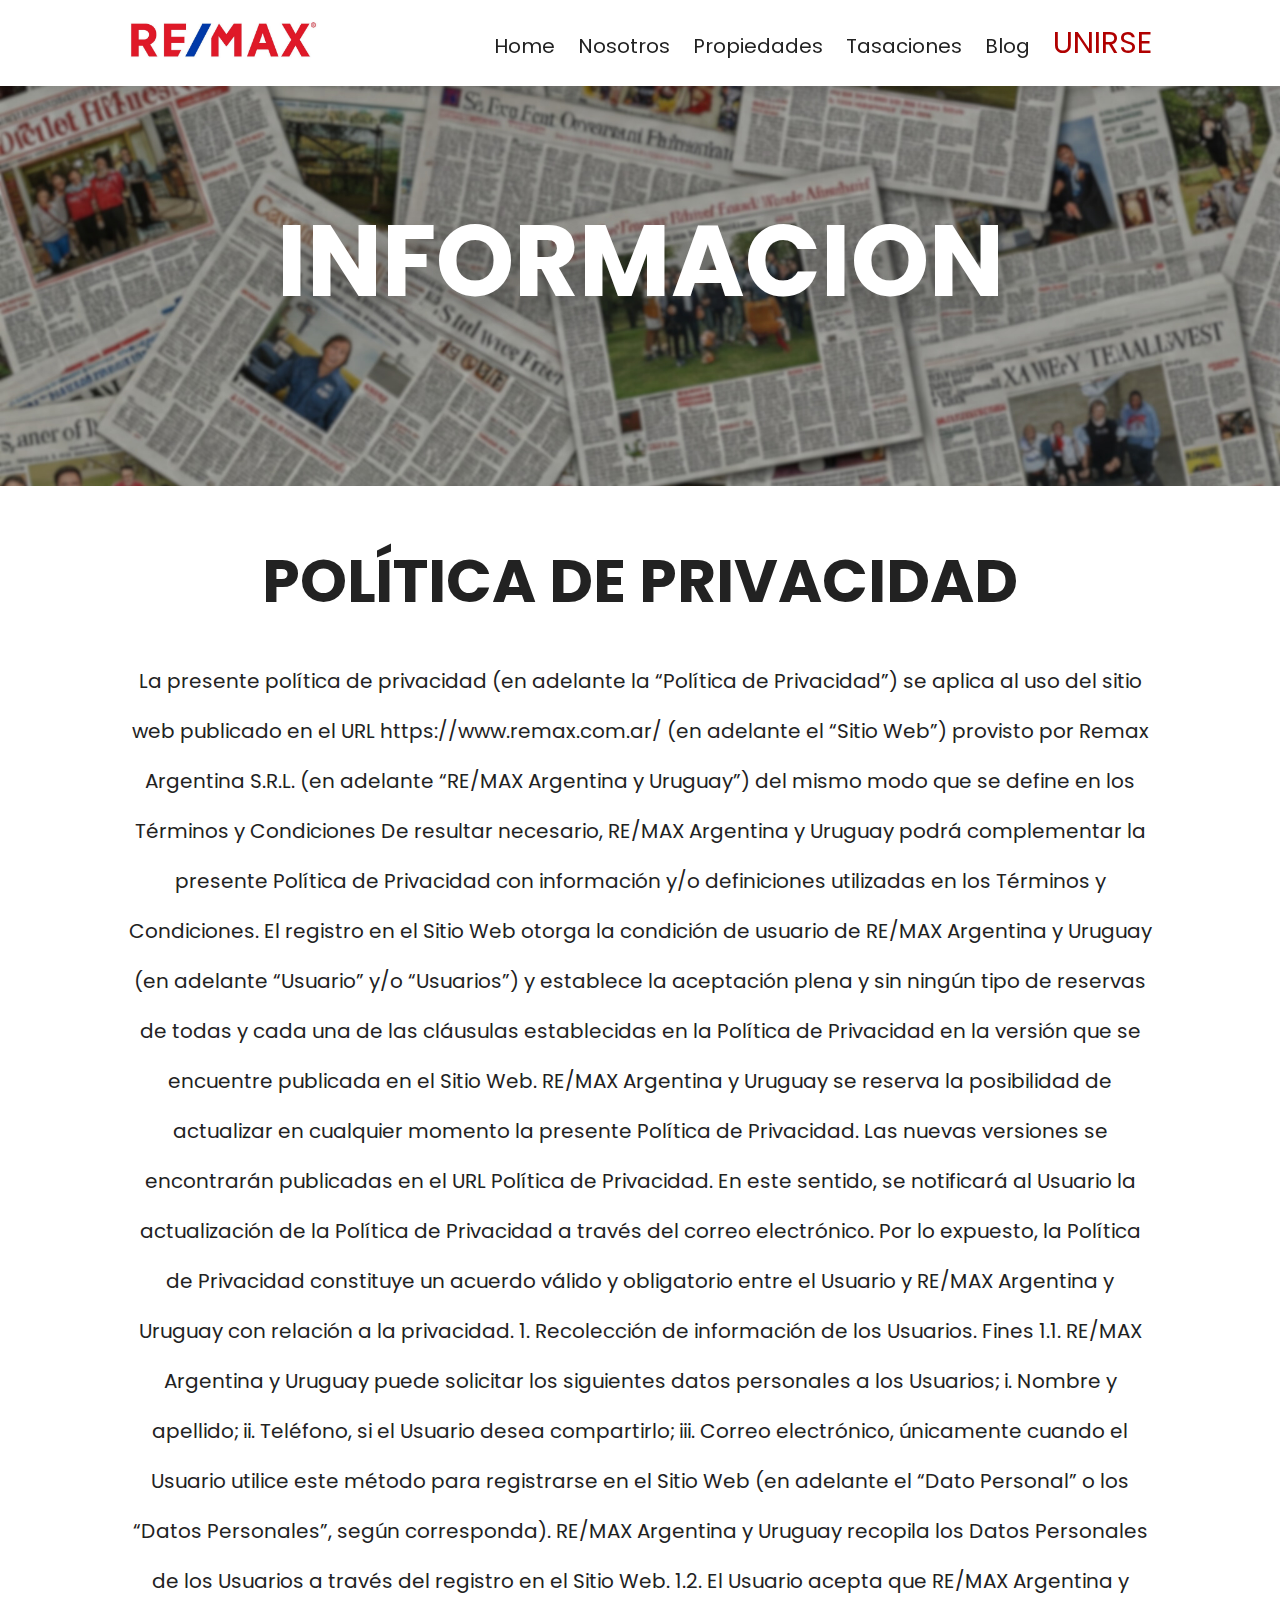
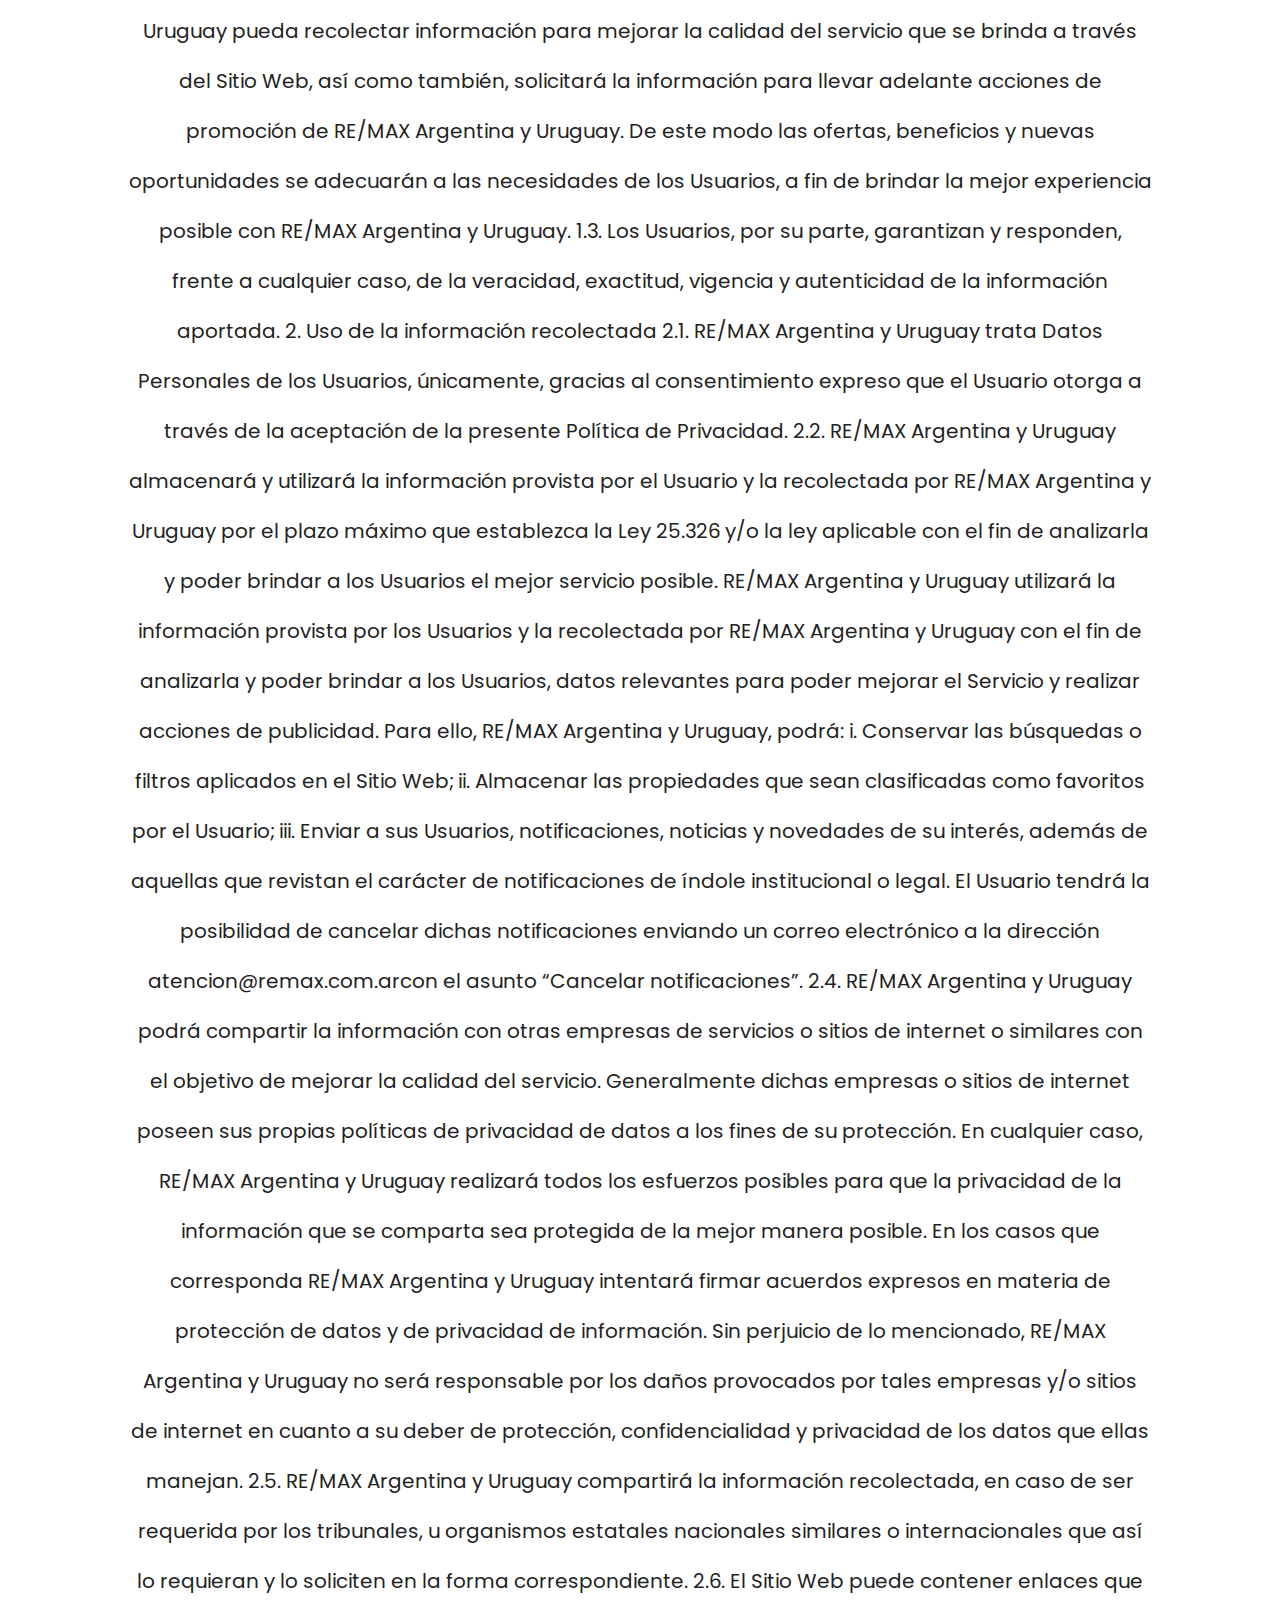
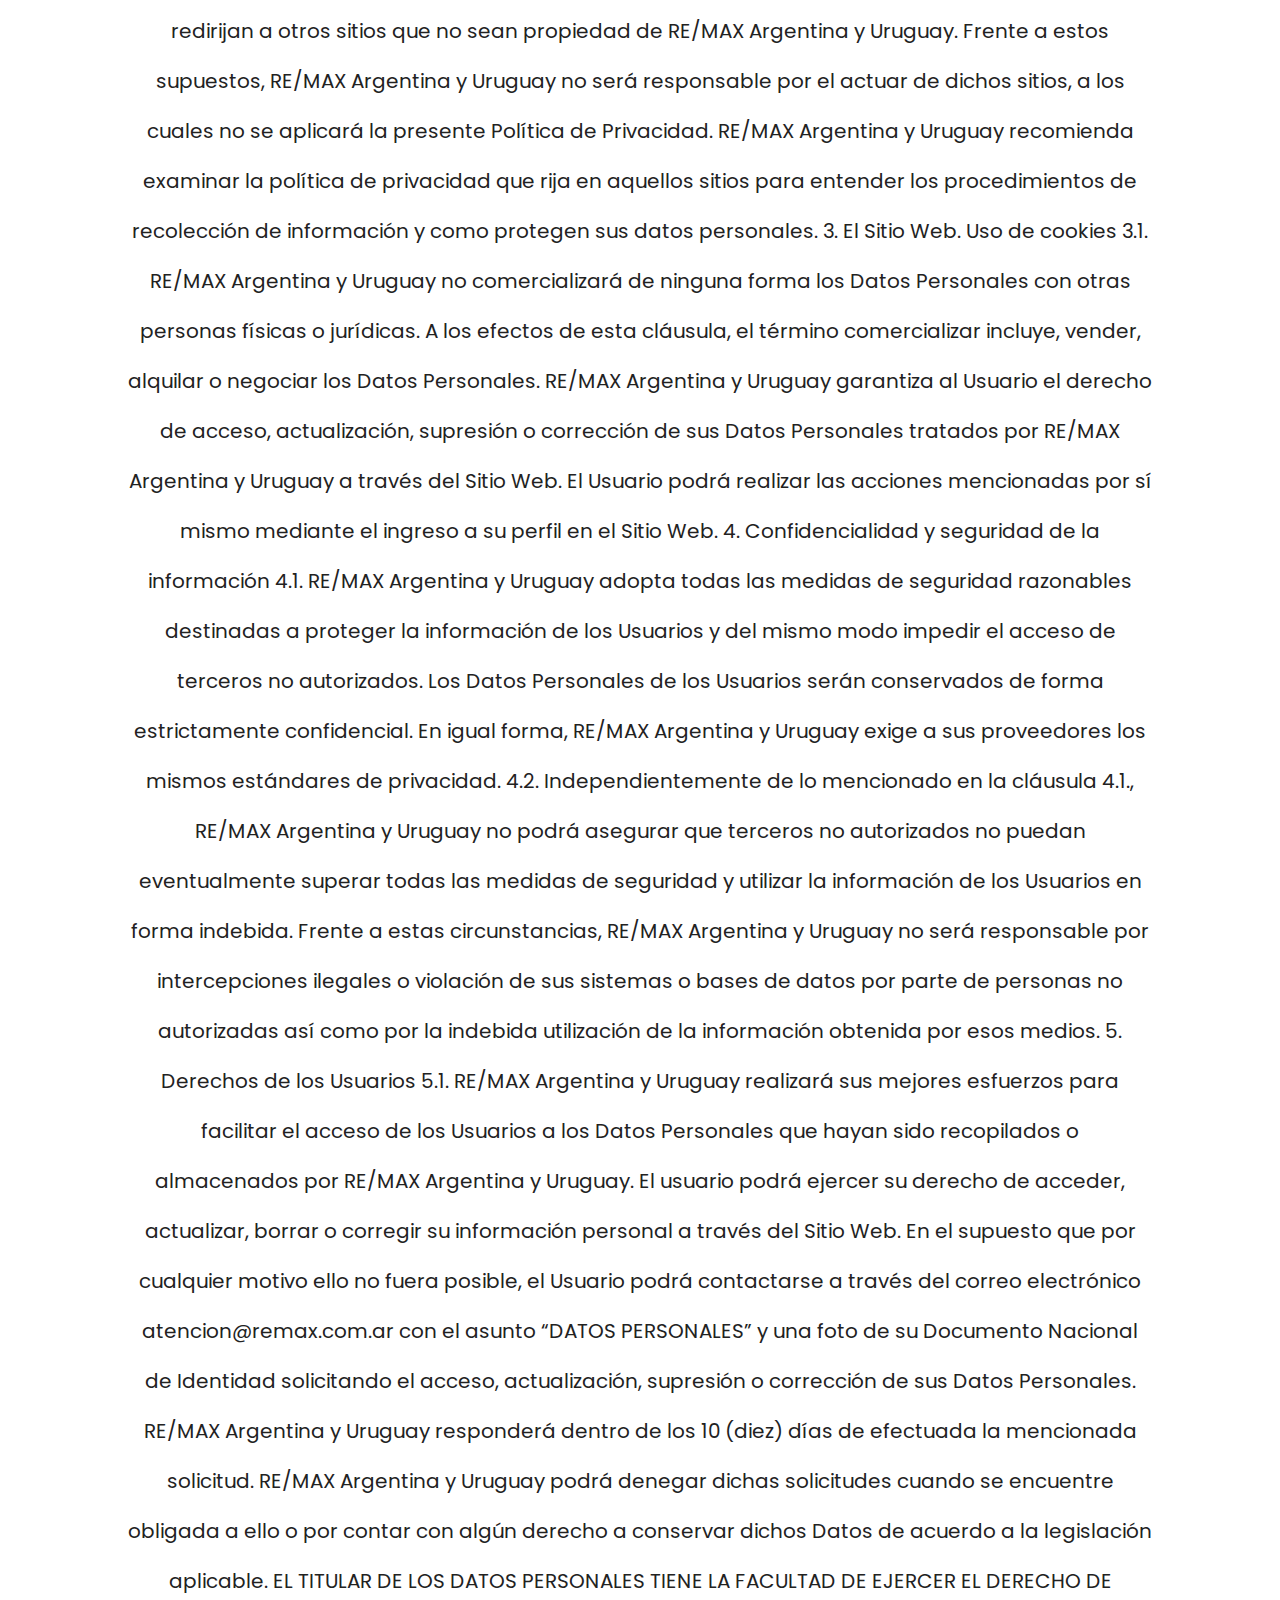
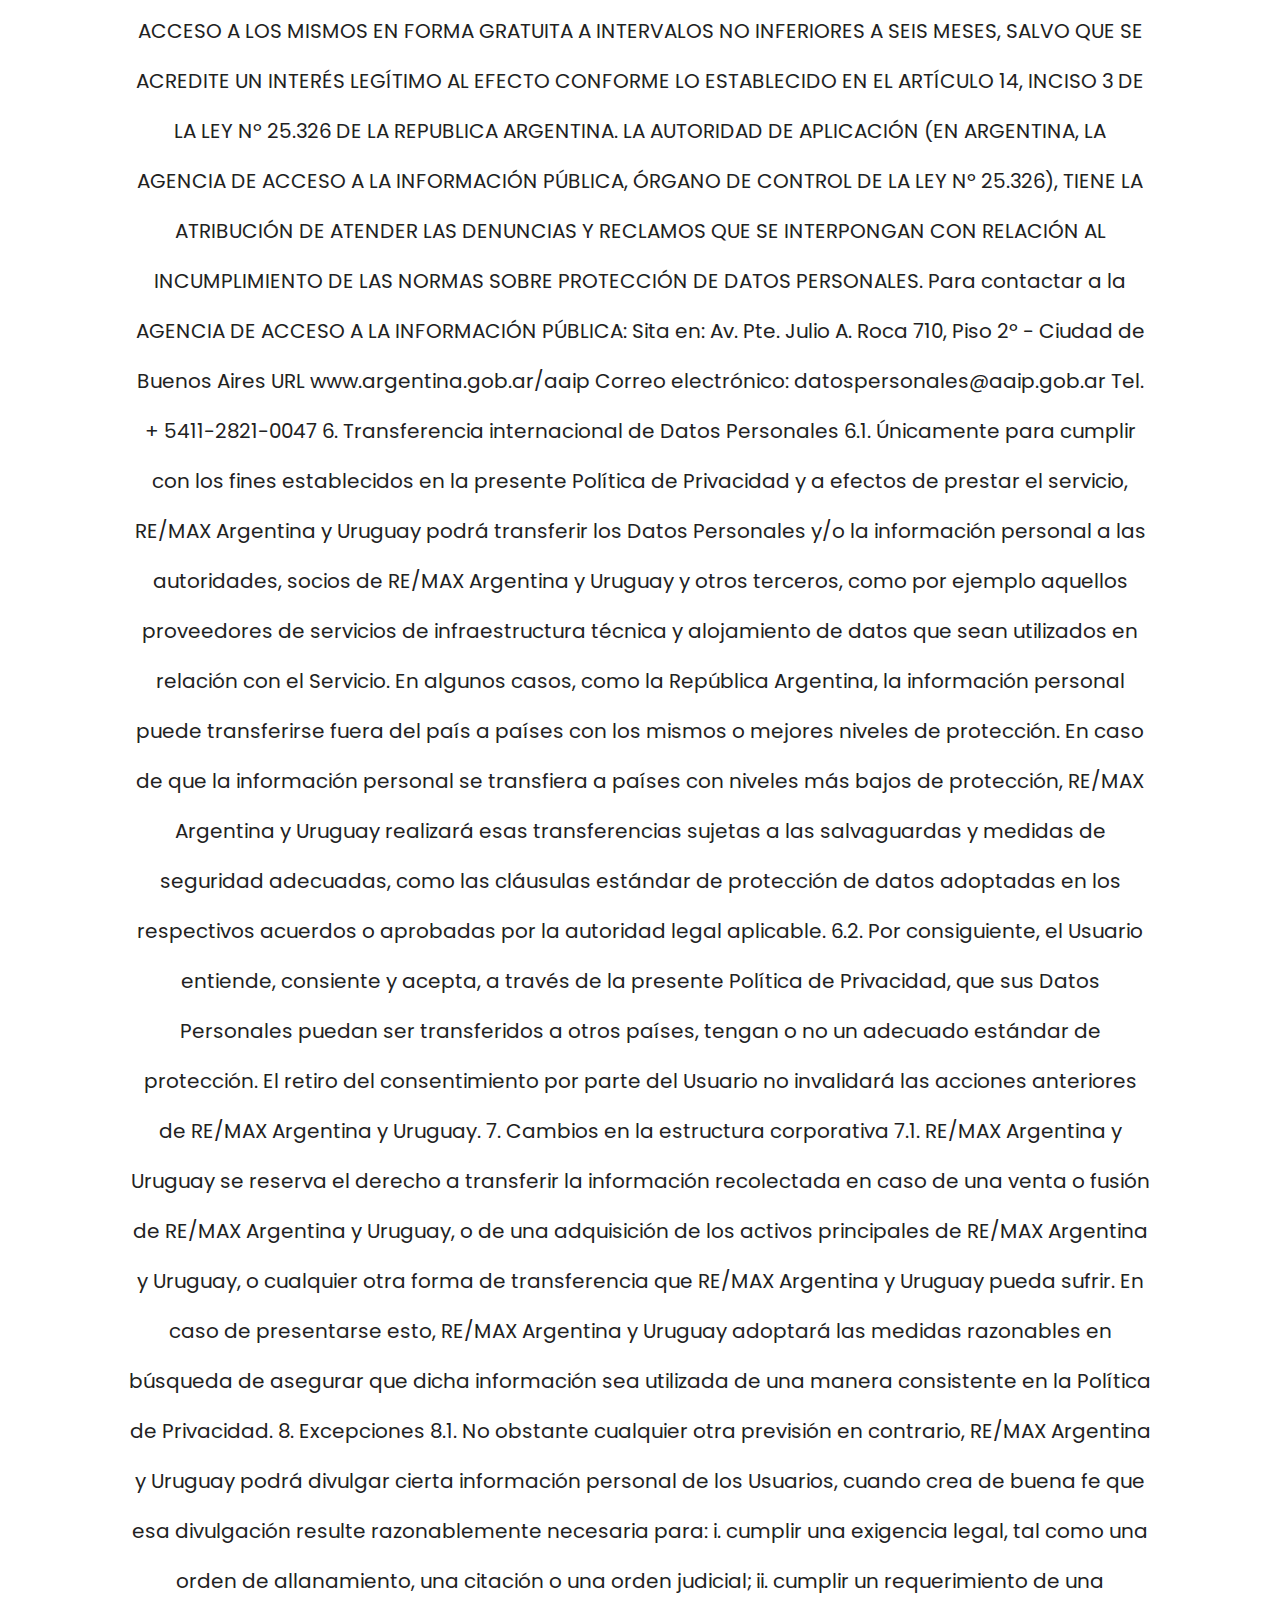
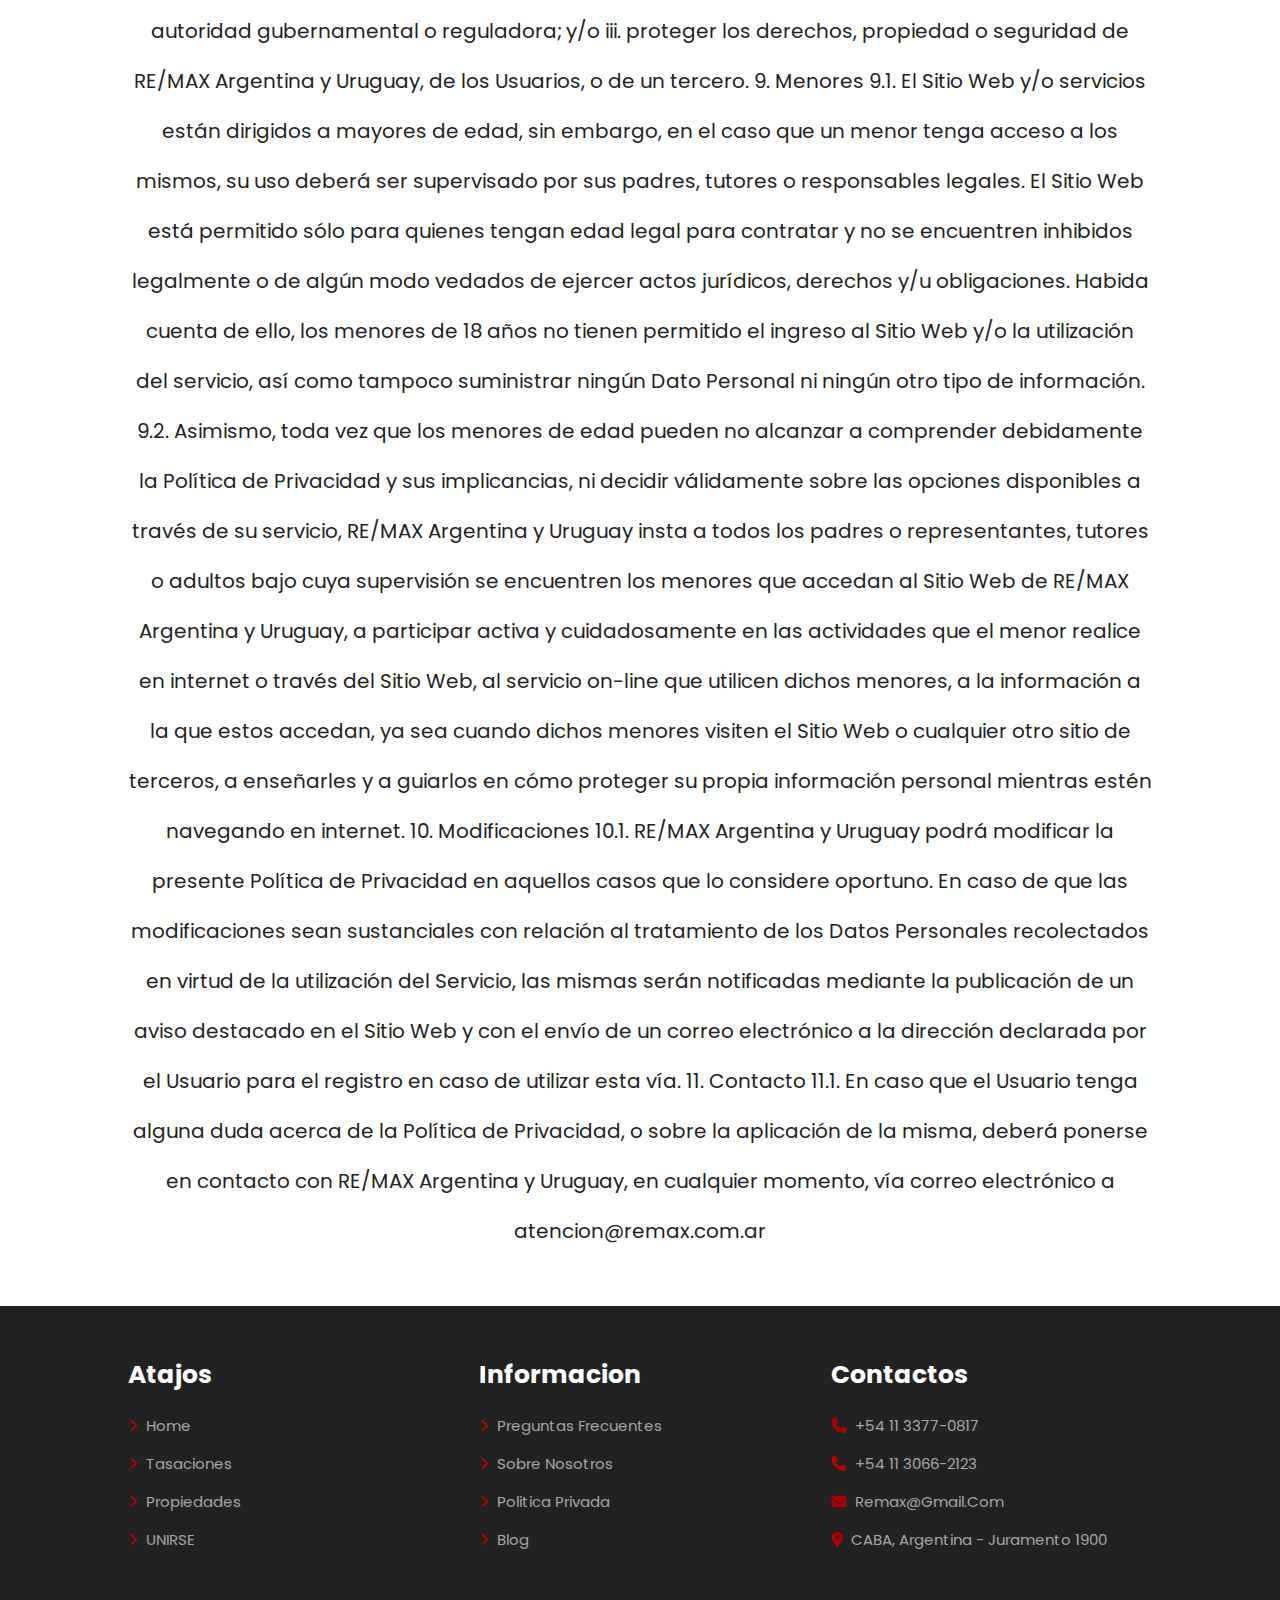
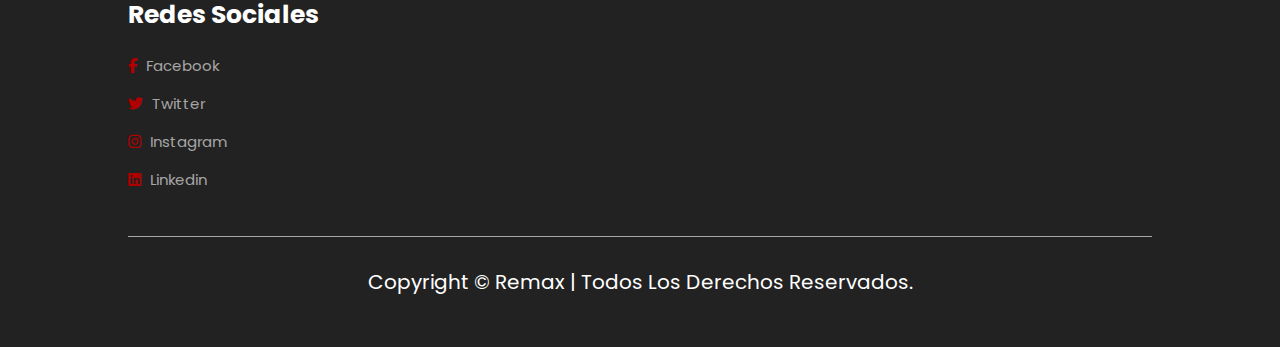
<file: politica.html>
<!DOCTYPE html>
<html lang="en">
<head>
    <meta charset="UTF-8">
    <meta name="viewport" content="width=device-width, initial-scale=1.0">
    <title>nosotros</title>

    <!--swiper css link -->
    <link rel="stylesheet" href="https://cdn.jsdelivr.net/npm/swiper@11/swiper-bundle.min.css"/>

    <!--font awesome cdn link -->
    <link rel="stylesheet" href="https://cdnjs.cloudflare.com/ajax/libs/font-awesome/6.7.2/css/all.min.css">

    <!-- custom css file -->
    <link rel="stylesheet" href="css/style.css">

</head>
<body>

<!--menu navegador -->

<section class="header">

    
    <a href="index.html" class="logo"><img src="imagenes/nombreRemax.jpg" alt="nombreRemax" width="190px" heigth="70px"></a>

    <nav class="navbar">
        <a href="index.html">Home</a>
        <a href="nosotros.html">Nosotros</a>
        <a href="propiedades.html">Propiedades</a>
        <a href="tasaciones.html">Tasaciones</a>
        <a href="blog.html">Blog</a>
        <a href="contacto.html" class="join-b">UNIRSE</a>
    </nav>

    <div id="menu-btn" class="fas fa-bars"></div>

</section>

<!--texto en header -->

<div class="heading" style="background:url(imagenes/heading4.jpg) no-repeat">
    <h1>INFORMACION</h1>
</div>

<!--info politica -->

<section class="info">
    <h1 class="heading-title">Política de Privacidad</h1>
    <p>
La presente política de privacidad (en adelante la “Política de Privacidad”) se aplica al uso del sitio web publicado en el URL https://www.remax.com.ar/ (en adelante el “Sitio Web”) provisto por Remax Argentina S.R.L. (en adelante “RE/MAX Argentina y Uruguay”) del mismo modo que se define en los Términos y Condiciones De resultar necesario, RE/MAX Argentina y Uruguay podrá complementar la presente Política de Privacidad con información y/o definiciones utilizadas en los Términos y Condiciones.

El registro en el Sitio Web otorga la condición de usuario de RE/MAX Argentina y Uruguay (en adelante “Usuario” y/o “Usuarios”) y establece la aceptación plena y sin ningún tipo de reservas de todas y cada una de las cláusulas establecidas en la Política de Privacidad en la versión que se encuentre publicada en el Sitio Web.

RE/MAX Argentina y Uruguay se reserva la posibilidad de actualizar en cualquier momento la presente Política de Privacidad. Las nuevas versiones se encontrarán publicadas en el URL Política de Privacidad. En este sentido, se notificará al Usuario la actualización de la Política de Privacidad a través del correo electrónico.

Por lo expuesto, la Política de Privacidad constituye un acuerdo válido y obligatorio entre el Usuario y RE/MAX Argentina y Uruguay con relación a la privacidad.

1. Recolección de información de los Usuarios. Fines

1.1. RE/MAX Argentina y Uruguay puede solicitar los siguientes datos personales a los Usuarios; i. Nombre y apellido; ii. Teléfono, si el Usuario desea compartirlo; iii. Correo electrónico, únicamente cuando el Usuario utilice este método para registrarse en el Sitio Web (en adelante el “Dato Personal” o los “Datos Personales”, según corresponda). RE/MAX Argentina y Uruguay recopila los Datos Personales de los Usuarios a través del registro en el Sitio Web.

1.2. El Usuario acepta que RE/MAX Argentina y Uruguay pueda recolectar información para mejorar la calidad del servicio que se brinda a través del Sitio Web, así como también, solicitará la información para llevar adelante acciones de promoción de RE/MAX Argentina y Uruguay. De este modo las ofertas, beneficios y nuevas oportunidades se adecuarán a las necesidades de los Usuarios, a fin de brindar la mejor experiencia posible con RE/MAX Argentina y Uruguay.

1.3. Los Usuarios, por su parte, garantizan y responden, frente a cualquier caso, de la veracidad, exactitud, vigencia y autenticidad de la información aportada.

2. Uso de la información recolectada

2.1. RE/MAX Argentina y Uruguay trata Datos Personales de los Usuarios, únicamente, gracias al consentimiento expreso que el Usuario otorga a través de la aceptación de la presente Política de Privacidad.

2.2. RE/MAX Argentina y Uruguay almacenará y utilizará la información provista por el Usuario y la recolectada por RE/MAX Argentina y Uruguay por el plazo máximo que establezca la Ley 25.326 y/o la ley aplicable con el fin de analizarla y poder brindar a los Usuarios el mejor servicio posible.

RE/MAX Argentina y Uruguay utilizará la información provista por los Usuarios y la recolectada por RE/MAX Argentina y Uruguay con el fin de analizarla y poder brindar a los Usuarios, datos relevantes para poder mejorar el Servicio y realizar acciones de publicidad. Para ello, RE/MAX Argentina y Uruguay, podrá:

i. Conservar las búsquedas o filtros aplicados en el Sitio Web;

ii. Almacenar las propiedades que sean clasificadas como favoritos por el Usuario;

iii. Enviar a sus Usuarios, notificaciones, noticias y novedades de su interés, además de aquellas que revistan el carácter de notificaciones de índole institucional o legal. El Usuario tendrá la posibilidad de cancelar dichas notificaciones enviando un correo electrónico a la dirección atencion@remax.com.arcon el asunto “Cancelar notificaciones”.

2.4. RE/MAX Argentina y Uruguay podrá compartir la información con otras empresas de servicios o sitios de internet o similares con el objetivo de mejorar la calidad del servicio. Generalmente dichas empresas o sitios de internet poseen sus propias políticas de privacidad de datos a los fines de su protección. En cualquier caso, RE/MAX Argentina y Uruguay realizará todos los esfuerzos posibles para que la privacidad de la información que se comparta sea protegida de la mejor manera posible. En los casos que corresponda RE/MAX Argentina y Uruguay intentará firmar acuerdos expresos en materia de protección de datos y de privacidad de información.

Sin perjuicio de lo mencionado, RE/MAX Argentina y Uruguay no será responsable por los daños provocados por tales empresas y/o sitios de internet en cuanto a su deber de protección, confidencialidad y privacidad de los datos que ellas manejan.

2.5. RE/MAX Argentina y Uruguay compartirá la información recolectada, en caso de ser requerida por los tribunales, u organismos estatales nacionales similares o internacionales que así lo requieran y lo soliciten en la forma correspondiente.

2.6. El Sitio Web puede contener enlaces que redirijan a otros sitios que no sean propiedad de RE/MAX Argentina y Uruguay. Frente a estos supuestos, RE/MAX Argentina y Uruguay no será responsable por el actuar de dichos sitios, a los cuales no se aplicará la presente Política de Privacidad. RE/MAX Argentina y Uruguay recomienda examinar la política de privacidad que rija en aquellos sitios para entender los procedimientos de recolección de información y como protegen sus datos personales.

3. El Sitio Web. Uso de cookies

3.1. RE/MAX Argentina y Uruguay no comercializará de ninguna forma los Datos Personales con otras personas físicas o jurídicas. A los efectos de esta cláusula, el término comercializar incluye, vender, alquilar o negociar los Datos Personales. RE/MAX Argentina y Uruguay garantiza al Usuario el derecho de acceso, actualización, supresión o corrección de sus Datos Personales tratados por RE/MAX Argentina y Uruguay a través del Sitio Web. El Usuario podrá realizar las acciones mencionadas por sí mismo mediante el ingreso a su perfil en el Sitio Web.

4. Confidencialidad y seguridad de la información

4.1. RE/MAX Argentina y Uruguay adopta todas las medidas de seguridad razonables destinadas a proteger la información de los Usuarios y del mismo modo impedir el acceso de terceros no autorizados. Los Datos Personales de los Usuarios serán conservados de forma estrictamente confidencial. En igual forma, RE/MAX Argentina y Uruguay exige a sus proveedores los mismos estándares de privacidad.

4.2. Independientemente de lo mencionado en la cláusula 4.1., RE/MAX Argentina y Uruguay no podrá asegurar que terceros no autorizados no puedan eventualmente superar todas las medidas de seguridad y utilizar la información de los Usuarios en forma indebida. Frente a estas circunstancias, RE/MAX Argentina y Uruguay no será responsable por intercepciones ilegales o violación de sus sistemas o bases de datos por parte de personas no autorizadas así como por la indebida utilización de la información obtenida por esos medios.

5. Derechos de los Usuarios

5.1. RE/MAX Argentina y Uruguay realizará sus mejores esfuerzos para facilitar el acceso de los Usuarios a los Datos Personales que hayan sido recopilados o almacenados por RE/MAX Argentina y Uruguay.

El usuario podrá ejercer su derecho de acceder, actualizar, borrar o corregir su información personal a través del Sitio Web. En el supuesto que por cualquier motivo ello no fuera posible, el Usuario podrá contactarse a través del correo electrónico atencion@remax.com.ar con el asunto “DATOS PERSONALES” y una foto de su Documento Nacional de Identidad solicitando el acceso, actualización, supresión o corrección de sus Datos Personales. RE/MAX Argentina y Uruguay responderá dentro de los 10 (diez) días de efectuada la mencionada solicitud.

RE/MAX Argentina y Uruguay podrá denegar dichas solicitudes cuando se encuentre obligada a ello o por contar con algún derecho a conservar dichos Datos de acuerdo a la legislación aplicable.

EL TITULAR DE LOS DATOS PERSONALES TIENE LA FACULTAD DE EJERCER EL DERECHO DE ACCESO A LOS MISMOS EN FORMA GRATUITA A INTERVALOS NO INFERIORES A SEIS MESES, SALVO QUE SE ACREDITE UN INTERÉS LEGÍTIMO AL EFECTO CONFORME LO ESTABLECIDO EN EL ARTÍCULO 14, INCISO 3 DE LA LEY Nº 25.326 DE LA REPUBLICA ARGENTINA. LA AUTORIDAD DE APLICACIÓN (EN ARGENTINA, LA AGENCIA DE ACCESO A LA INFORMACIÓN PÚBLICA, ÓRGANO DE CONTROL DE LA LEY Nº 25.326), TIENE LA ATRIBUCIÓN DE ATENDER LAS DENUNCIAS Y RECLAMOS QUE SE INTERPONGAN CON RELACIÓN AL INCUMPLIMIENTO DE LAS NORMAS SOBRE PROTECCIÓN DE DATOS PERSONALES.

Para contactar a la AGENCIA DE ACCESO A LA INFORMACIÓN PÚBLICA:

Sita en: Av. Pte. Julio A. Roca 710, Piso 2º - Ciudad de Buenos Aires
URL www.argentina.gob.ar/aaip
Correo electrónico: datospersonales@aaip.gob.ar
Tel. + 5411-2821-0047

6. Transferencia internacional de Datos Personales

6.1. Únicamente para cumplir con los fines establecidos en la presente Política de Privacidad y a efectos de prestar el servicio, RE/MAX Argentina y Uruguay podrá transferir los Datos Personales y/o la información personal a las autoridades, socios de RE/MAX Argentina y Uruguay y otros terceros, como por ejemplo aquellos proveedores de servicios de infraestructura técnica y alojamiento de datos que sean utilizados en relación con el Servicio.

En algunos casos, como la República Argentina, la información personal puede transferirse fuera del país a países con los mismos o mejores niveles de protección. En caso de que la información personal se transfiera a países con niveles más bajos de protección, RE/MAX Argentina y Uruguay realizará esas transferencias sujetas a las salvaguardas y medidas de seguridad adecuadas, como las cláusulas estándar de protección de datos adoptadas en los respectivos acuerdos o aprobadas por la autoridad legal aplicable.

6.2. Por consiguiente, el Usuario entiende, consiente y acepta, a través de la presente Política de Privacidad, que sus Datos Personales puedan ser transferidos a otros países, tengan o no un adecuado estándar de protección. El retiro del consentimiento por parte del Usuario no invalidará las acciones anteriores de RE/MAX Argentina y Uruguay.

7. Cambios en la estructura corporativa

7.1. RE/MAX Argentina y Uruguay se reserva el derecho a transferir la información recolectada en caso de una venta o fusión de RE/MAX Argentina y Uruguay, o de una adquisición de los activos principales de RE/MAX Argentina y Uruguay, o cualquier otra forma de transferencia que RE/MAX Argentina y Uruguay pueda sufrir. En caso de presentarse esto, RE/MAX Argentina y Uruguay adoptará las medidas razonables en búsqueda de asegurar que dicha información sea utilizada de una manera consistente en la Política de Privacidad.

8. Excepciones

8.1. No obstante cualquier otra previsión en contrario, RE/MAX Argentina y Uruguay podrá divulgar cierta información personal de los Usuarios, cuando crea de buena fe que esa divulgación resulte razonablemente necesaria para:

i. cumplir una exigencia legal, tal como una orden de allanamiento, una citación o una orden judicial;
ii. cumplir un requerimiento de una autoridad gubernamental o reguladora; y/o
iii. proteger los derechos, propiedad o seguridad de RE/MAX Argentina y Uruguay, de los Usuarios, o de un tercero.

9. Menores

9.1. El Sitio Web y/o servicios están dirigidos a mayores de edad, sin embargo, en el caso que un menor tenga acceso a los mismos, su uso deberá ser supervisado por sus padres, tutores o responsables legales. El Sitio Web está permitido sólo para quienes tengan edad legal para contratar y no se encuentren inhibidos legalmente o de algún modo vedados de ejercer actos jurídicos, derechos y/u obligaciones. Habida cuenta de ello, los menores de 18 años no tienen permitido el ingreso al Sitio Web y/o la utilización del servicio, así como tampoco suministrar ningún Dato Personal ni ningún otro tipo de información.

9.2. Asimismo, toda vez que los menores de edad pueden no alcanzar a comprender debidamente la Política de Privacidad y sus implicancias, ni decidir válidamente sobre las opciones disponibles a través de su servicio, RE/MAX Argentina y Uruguay insta a todos los padres o representantes, tutores o adultos bajo cuya supervisión se encuentren los menores que accedan al Sitio Web de RE/MAX Argentina y Uruguay, a participar activa y cuidadosamente en las actividades que el menor realice en internet o través del Sitio Web, al servicio on-line que utilicen dichos menores, a la información a la que estos accedan, ya sea cuando dichos menores visiten el Sitio Web o cualquier otro sitio de terceros, a enseñarles y a guiarlos en cómo proteger su propia información personal mientras estén navegando en internet.

10. Modificaciones

10.1. RE/MAX Argentina y Uruguay podrá modificar la presente Política de Privacidad en aquellos casos que lo considere oportuno. En caso de que las modificaciones sean sustanciales con relación al tratamiento de los Datos Personales recolectados en virtud de la utilización del Servicio, las mismas serán notificadas mediante la publicación de un aviso destacado en el Sitio Web y con el envío de un correo electrónico a la dirección declarada por el Usuario para el registro en caso de utilizar esta vía.

11. Contacto

11.1. En caso que el Usuario tenga alguna duda acerca de la Política de Privacidad, o sobre la aplicación de la misma, deberá ponerse en contacto con RE/MAX Argentina y Uruguay, en cualquier momento, vía correo electrónico a atencion@remax.com.ar</p>
</section>

<!--footer -->

<section class="footer">

    <div class="box-container">

        <div class="box">
            <h3>Atajos</h3>
            <a href="index.html"> <i class="fa-solid fa-angle-right"></i> Home</a>
            <a href="tasaciones.html"> <i class="fa-solid fa-angle-right"></i> Tasaciones</a>
            <a href="propiedades.html"> <i class="fa-solid fa-angle-right"></i> Propiedades</a>
            <a href="contacto.html"> <i class="fa-solid fa-angle-right"></i> UNIRSE</a>
        </div>

        <div class="box">
            <h3>Informacion</h3>
            <a href="preguntas.html"> <i class="fa-solid fa-angle-right"></i> Preguntas Frecuentes</a>
            <a href="nosotros.html"> <i class="fa-solid fa-angle-right"></i> Sobre Nosotros</a>
            <a href="politica.html"> <i class="fa-solid fa-angle-right"></i> Politica privada</a>
            <a href="blog.html"> <i class="fa-solid fa-angle-right"></i> Blog</a>
        </div>

        <div class="box">
            <h3>Contactos</h3>
            <a href="https://wa.me/5491152591813?text=Hola, estoy interesada!!"> <i class="fas fa-phone"></i> +54 11 3377-0817 </a>
            <a href="https://wa.me/5491152591813?text=Hola, estoy interesada!!"> <i class="fas fa-phone"></i> +54 11 3066-2123 </a>
            <a href="mailto:remax@gmail.com"> <i class="fas fa-envelope"></i> remax@gmail.com </a>
            <a href="https://www.google.com.ar/maps/search/remax"> <i class="fa-solid fa-location-dot"></i> CABA, Argentina - Juramento 1900</a>
        </div>

        <div class="box">
            <h3>Redes sociales</h3>
            <a href="https://www.facebook.com/?locale=es_LA"> <i class="fab fa-facebook-f"></i> Facebook </a>
            <a href="https://x.com/home?lang=es"> <i class="fa-brands fa-twitter"></i> Twitter </a>
            <a href="https://www.instagram.com/"> <i class="fa-brands fa-instagram"></i> Instagram </a>
            <a href="https://ar.linkedin.com/"> <i class="fa-brands fa-linkedin"></i> Linkedin </a>
        </div>

    </div>

    <div class="credit"> Copyright &copy; Remax | Todos los derechos reservados. </div>

</section>

    <!--swiper js link -->
    <script src="https://cdn.jsdelivr.net/npm/swiper@11/swiper-bundle.min.js"></script>

    <!-- custom js file -->
    <script src="js/script.js"></script>
    
</body>
</html>
</file>
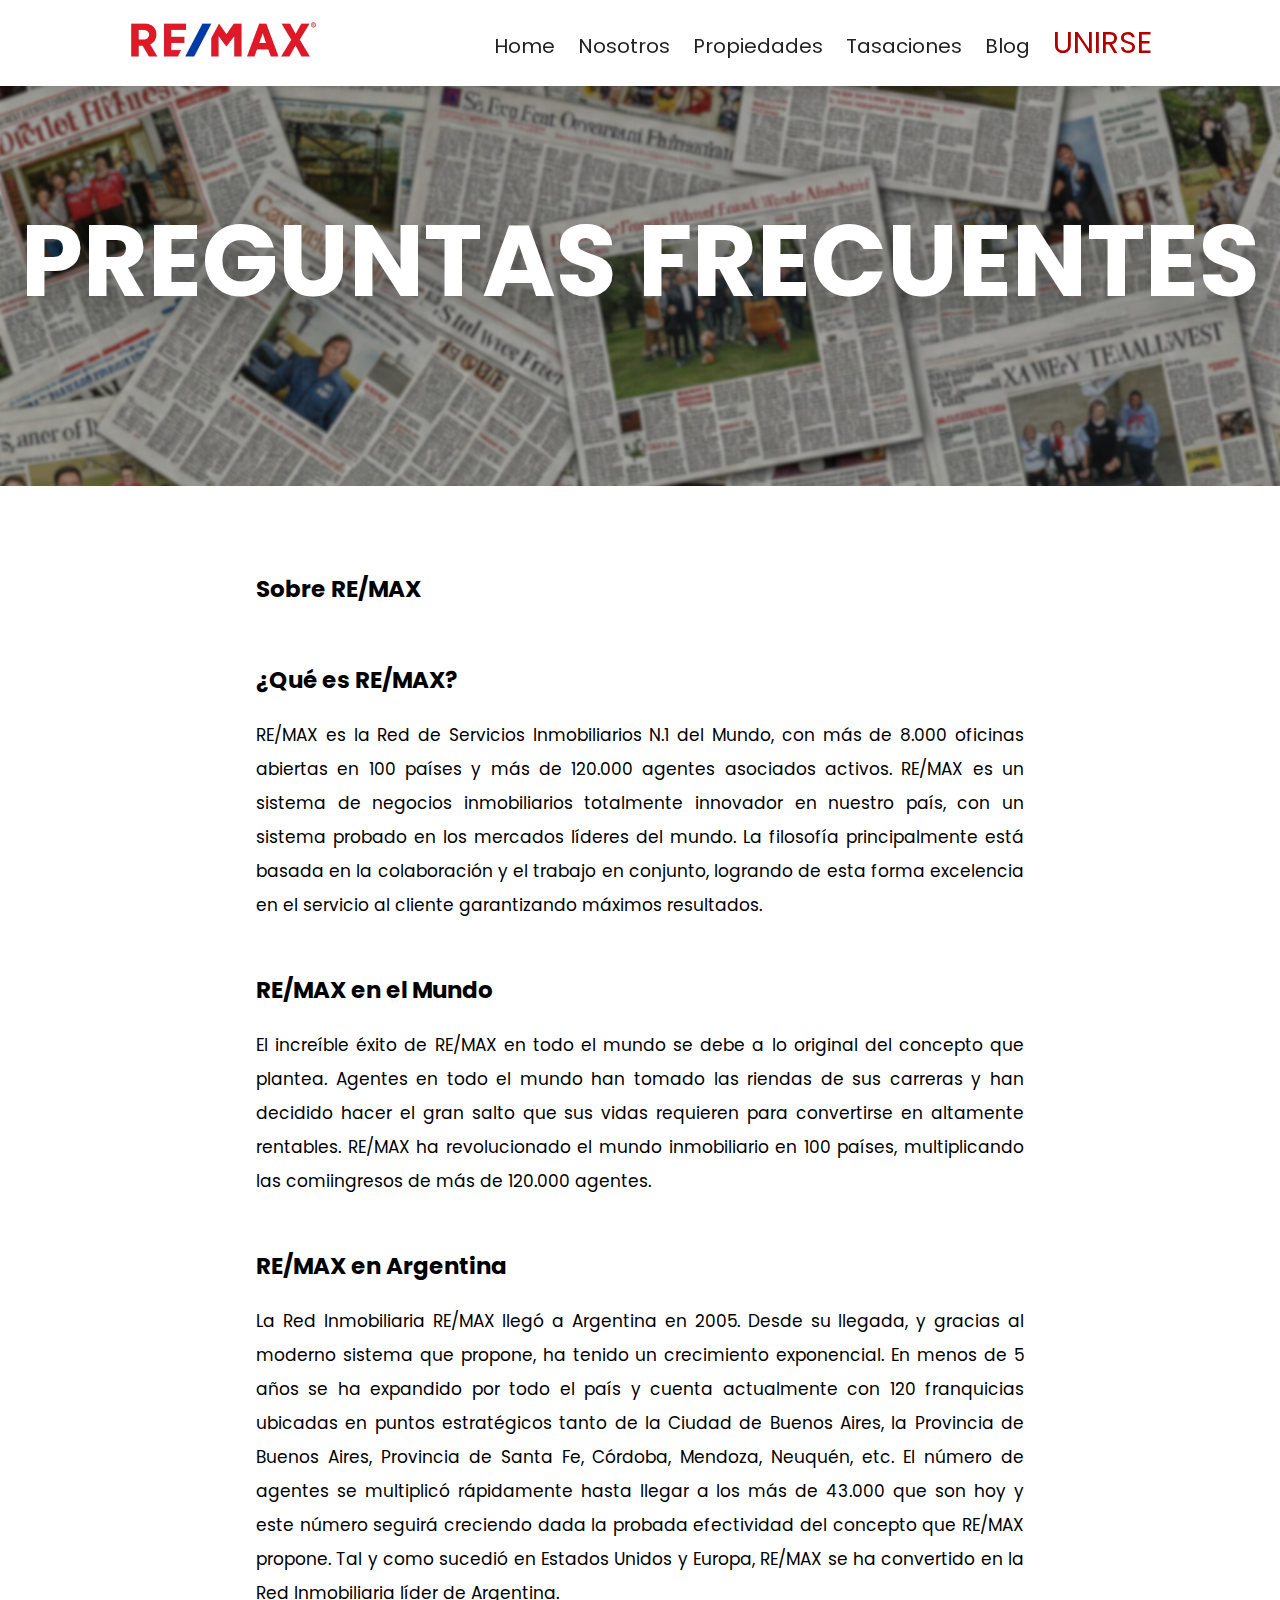
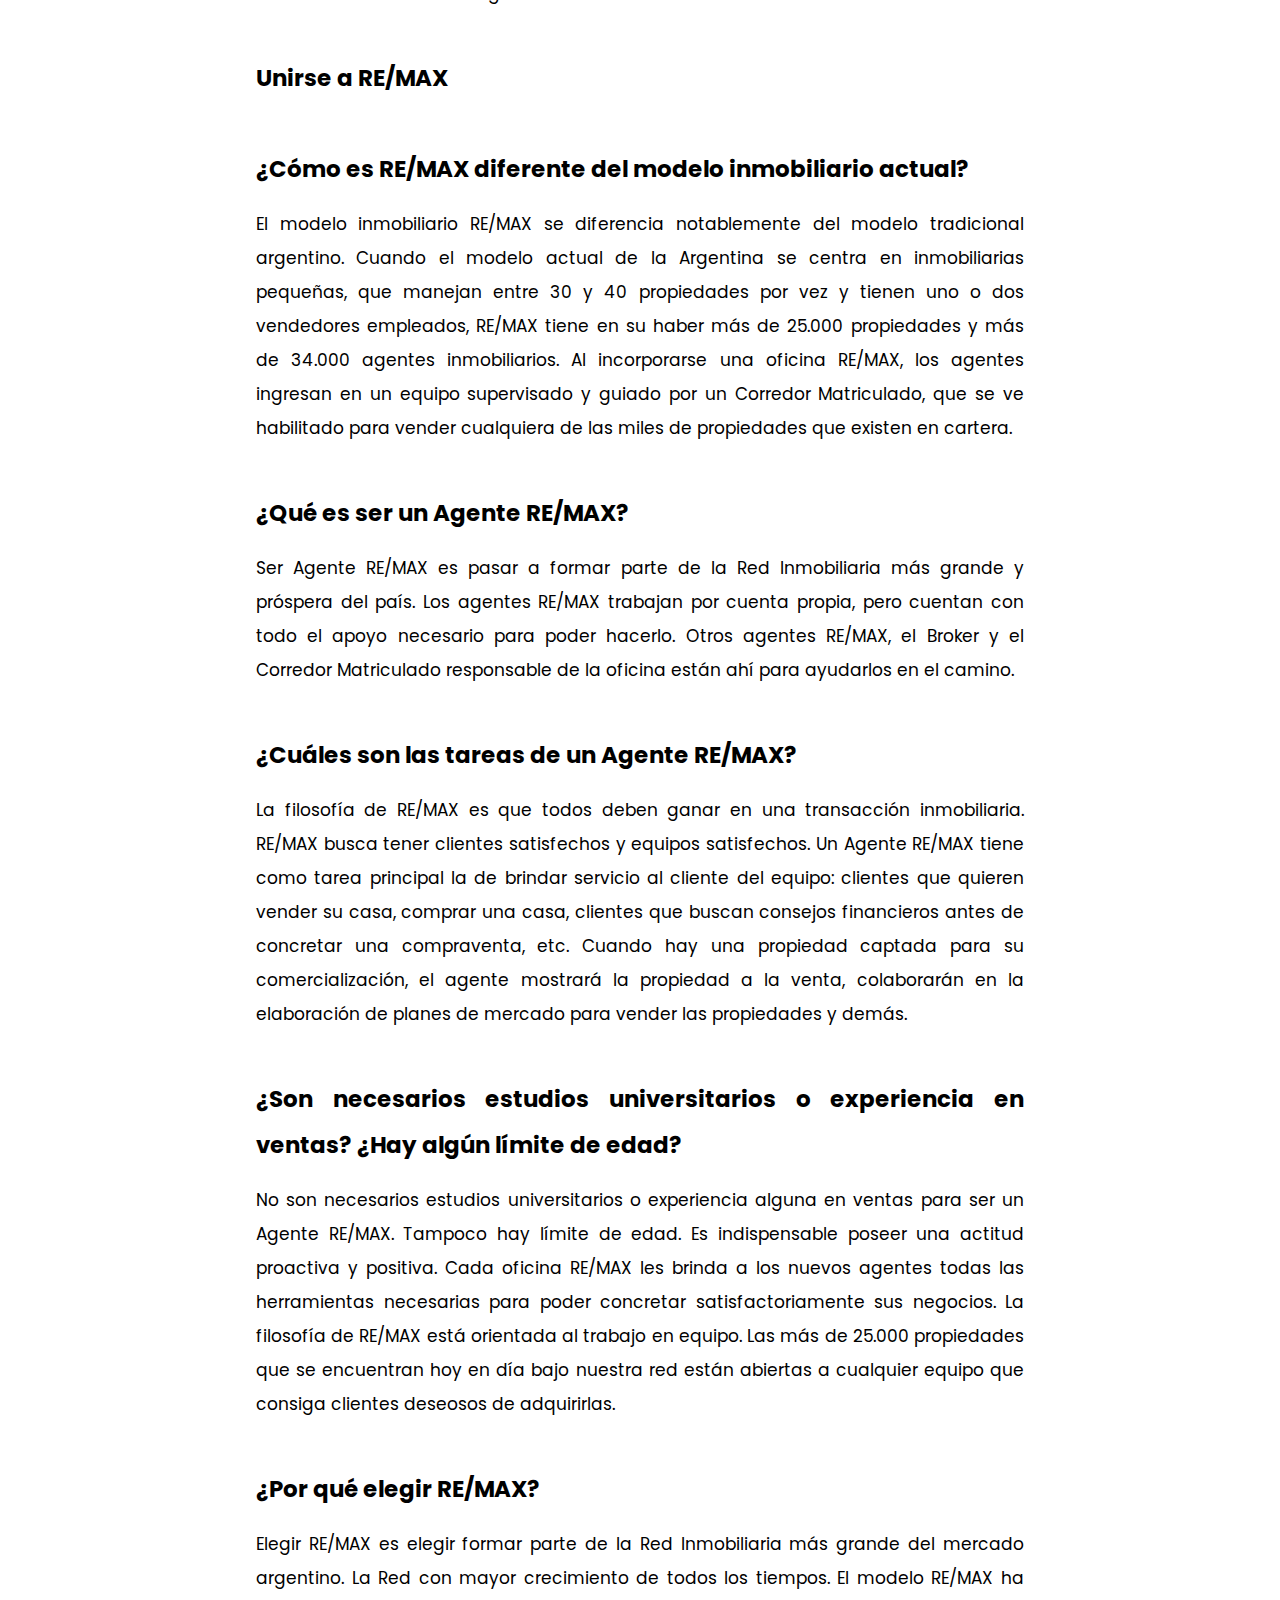
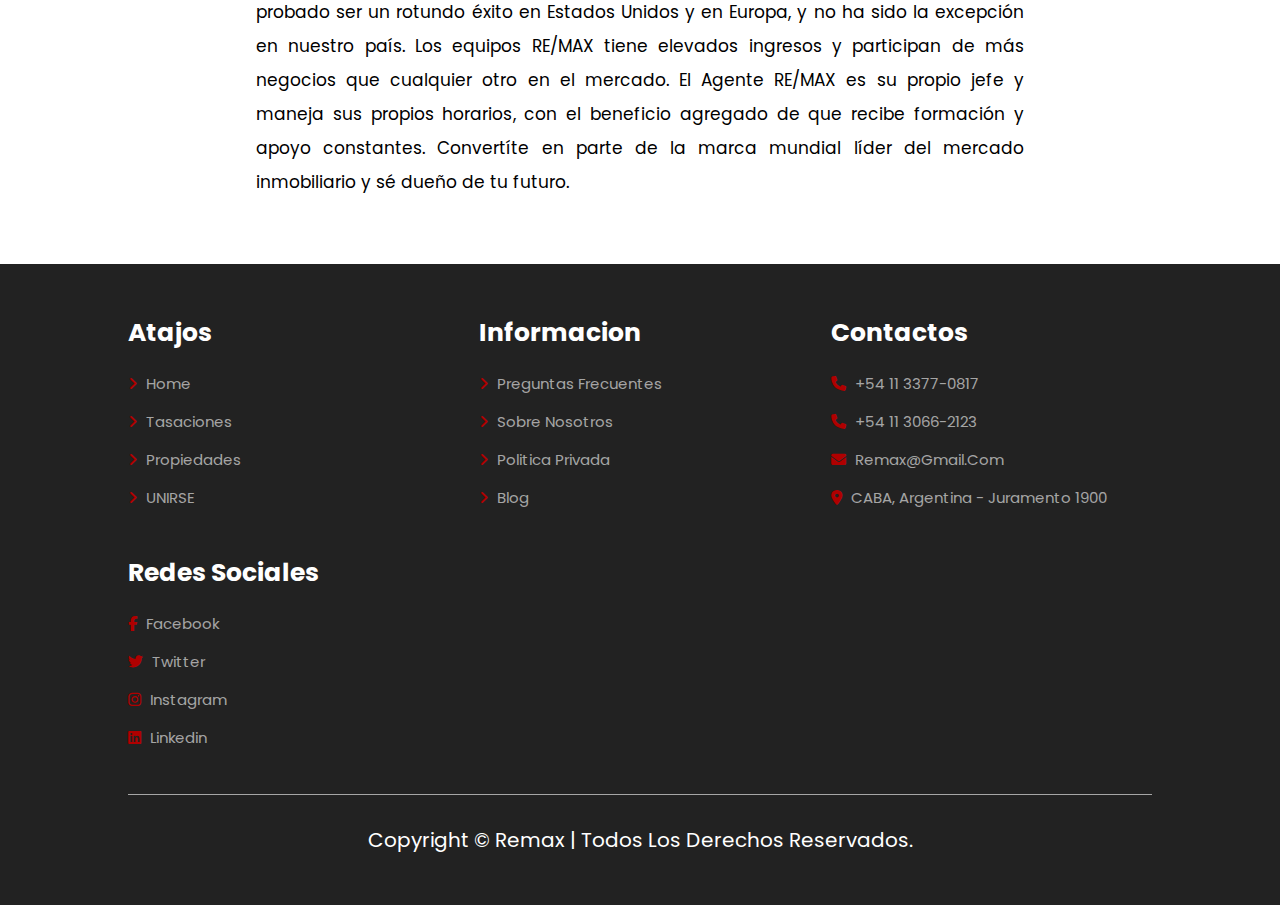
<file: preguntas.html>
<!DOCTYPE html>
<html lang="en">
<head>
    <meta charset="UTF-8">
    <meta name="viewport" content="width=device-width, initial-scale=1.0">
    <title>nosotros</title>

    <!--swiper css link -->
    <link rel="stylesheet" href="https://cdn.jsdelivr.net/npm/swiper@11/swiper-bundle.min.css"/>

    <!--font awesome cdn link -->
    <link rel="stylesheet" href="https://cdnjs.cloudflare.com/ajax/libs/font-awesome/6.7.2/css/all.min.css">

    <!-- custom css file -->
    <link rel="stylesheet" href="css/style.css">

</head>
<body>

<!--menu navegador -->

<section class="header">

    
    <a href="index.html" class="logo"><img src="imagenes/nombreRemax.jpg" alt="nombreRemax" width="190px" heigth="70px"></a>

    <nav class="navbar">
        <a href="index.html">Home</a>
        <a href="nosotros.html">Nosotros</a>
        <a href="propiedades.html">Propiedades</a>
        <a href="tasaciones.html">Tasaciones</a>
        <a href="blog.html">Blog</a>
        <a href="contacto.html" class="join-b">UNIRSE</a>
    </nav>

    <div id="menu-btn" class="fas fa-bars"></div>

</section>

<!--texto en header -->

<div class="heading" style="background:url(imagenes/heading4.jpg) no-repeat">
    <h1>PREGUNTAS FRECUENTES</h1>
</div>

<!--info blog -->

<section class="noticia">
    
    <div class="text">
        <h4>Sobre RE/MAX</h4>

        <h4>¿Qué es RE/MAX?</h4>
        <p>RE/MAX es la Red de Servicios Inmobiliarios N.1 del Mundo, con más de 8.000 oficinas abiertas en 100 países y más de 120.000 agentes asociados activos.
        RE/MAX es un sistema de negocios inmobiliarios totalmente innovador en nuestro país, con un sistema probado en los mercados líderes del mundo.
        La filosofía principalmente está basada en la colaboración y el trabajo en conjunto, logrando de esta forma excelencia en el servicio al cliente garantizando máximos resultados.</p>

        <h4>RE/MAX en el Mundo </h4>
        <p>El increíble éxito de RE/MAX en todo el mundo se debe a lo original del concepto que plantea. Agentes en todo el mundo han tomado las riendas de sus carreras y han decidido hacer el gran salto que sus vidas requieren para convertirse en altamente rentables. RE/MAX ha revolucionado el mundo inmobiliario en 100 países, multiplicando las comiingresos de más de 120.000 agentes.</p>
        
        <h4>RE/MAX en Argentina </h4>
        <p>La Red Inmobiliaria RE/MAX llegó a Argentina en 2005. Desde su llegada, y gracias al moderno sistema que propone, ha tenido un crecimiento exponencial. En menos de 5 años se ha expandido por todo el país y cuenta actualmente con 120 franquicias ubicadas en puntos estratégicos tanto de la Ciudad de Buenos Aires, la Provincia de Buenos Aires, Provincia de Santa Fe, Córdoba, Mendoza, Neuquén, etc.
        El número de agentes se multiplicó rápidamente hasta llegar a los más de 43.000 que son hoy y este número seguirá creciendo dada la probada efectividad del concepto que RE/MAX propone.
        Tal y como sucedió en Estados Unidos y Europa, RE/MAX se ha convertido en la Red Inmobiliaria líder de Argentina.</p>
        

        <h4>Unirse a RE/MAX</h4>
        <h4>¿Cómo es RE/MAX diferente del modelo inmobiliario actual?</h4>
        <p>El modelo inmobiliario RE/MAX se diferencia notablemente del modelo tradicional argentino. Cuando el modelo actual de la Argentina se centra en inmobiliarias pequeñas, que manejan entre 30 y 40 propiedades por vez y tienen uno o dos vendedores empleados, RE/MAX tiene en su haber más de 25.000 propiedades y más de 34.000 agentes inmobiliarios. Al incorporarse una oficina RE/MAX, los agentes ingresan en un equipo supervisado y guiado por un Corredor Matriculado, que se ve habilitado para vender cualquiera de las miles de propiedades que existen en cartera.</p>
        
        <h4>¿Qué es ser un Agente RE/MAX?</h4>
        <p> Ser Agente RE/MAX es pasar a formar parte de la Red Inmobiliaria más grande y próspera del país. Los agentes RE/MAX trabajan por cuenta propia, pero cuentan con todo el apoyo necesario para poder hacerlo. Otros agentes RE/MAX, el Broker y el Corredor Matriculado responsable de la oficina están ahí para ayudarlos en el camino.</p>
        
        <h4>¿Cuáles son las tareas de un Agente RE/MAX?</h4>
        <p> La filosofía de RE/MAX es que todos deben ganar en una transacción inmobiliaria. RE/MAX busca tener clientes satisfechos y equipos satisfechos.
        Un Agente RE/MAX tiene como tarea principal la de brindar servicio al cliente del equipo: clientes que quieren vender su casa, comprar una casa, clientes que buscan consejos financieros antes de concretar una compraventa, etc.
        Cuando hay una propiedad captada para su comercialización, el agente mostrará la propiedad a la venta, colaborarán en la elaboración de planes de mercado para vender las propiedades y demás.</p>
        
        <h4>¿Son necesarios estudios universitarios o experiencia en ventas? ¿Hay algún límite de edad?</h4>
        <p> No son necesarios estudios universitarios o experiencia alguna en ventas para ser un Agente RE/MAX. Tampoco hay límite de edad. Es indispensable poseer una actitud proactiva y positiva.
        Cada oficina RE/MAX les brinda a los nuevos agentes todas las herramientas necesarias para poder concretar satisfactoriamente sus negocios.
        La filosofía de RE/MAX está orientada al trabajo en equipo. Las más de 25.000 propiedades que se encuentran hoy en día bajo nuestra red están abiertas a cualquier equipo que consiga clientes deseosos de adquirirlas.</p>
        
        <h4>¿Por qué elegir RE/MAX?</h4>
        <p>Elegir RE/MAX es elegir formar parte de la Red Inmobiliaria más grande del mercado argentino. La Red con mayor crecimiento de todos los tiempos.
        El modelo RE/MAX ha probado ser un rotundo éxito en Estados Unidos y en Europa, y no ha sido la excepción en nuestro país.
        Los equipos RE/MAX tiene elevados ingresos y participan de más negocios que cualquier otro en el mercado. El Agente RE/MAX es su propio jefe y maneja sus propios horarios, con el beneficio agregado de que recibe formación y apoyo constantes.
        Convertíte en parte de la marca mundial líder del mercado inmobiliario y sé dueño de tu futuro.</p>
        
    </div>

</section>

<!--footer -->

<section class="footer">

    <div class="box-container">

        <div class="box">
            <h3>Atajos</h3>
            <a href="index.html"> <i class="fa-solid fa-angle-right"></i> Home</a>
            <a href="tasaciones.html"> <i class="fa-solid fa-angle-right"></i> Tasaciones</a>
            <a href="propiedades.html"> <i class="fa-solid fa-angle-right"></i> Propiedades</a>
            <a href="contacto.html"> <i class="fa-solid fa-angle-right"></i> UNIRSE</a>
        </div>

        <div class="box">
            <h3>Informacion</h3>
            <a href="preguntas.html"> <i class="fa-solid fa-angle-right"></i> Preguntas Frecuentes</a>
            <a href="nosotros.html"> <i class="fa-solid fa-angle-right"></i> Sobre Nosotros</a>
            <a href="politica.html"> <i class="fa-solid fa-angle-right"></i> Politica privada</a>
            <a href="blog.html"> <i class="fa-solid fa-angle-right"></i> Blog</a>
        </div>

        <div class="box">
            <h3>Contactos</h3>
            <a href="https://wa.me/5491152591813?text=Hola, estoy interesada!!"> <i class="fas fa-phone"></i> +54 11 3377-0817 </a>
            <a href="https://wa.me/5491152591813?text=Hola, estoy interesada!!"> <i class="fas fa-phone"></i> +54 11 3066-2123 </a>
            <a href="mailto:remax@gmail.com"> <i class="fas fa-envelope"></i> remax@gmail.com </a>
            <a href="https://www.google.com.ar/maps/search/remax"> <i class="fa-solid fa-location-dot"></i> CABA, Argentina - Juramento 1900</a>
        </div>

        <div class="box">
            <h3>Redes sociales</h3>
            <a href="https://www.facebook.com/?locale=es_LA"> <i class="fab fa-facebook-f"></i> Facebook </a>
            <a href="https://x.com/home?lang=es"> <i class="fa-brands fa-twitter"></i> Twitter </a>
            <a href="https://www.instagram.com/"> <i class="fa-brands fa-instagram"></i> Instagram </a>
            <a href="https://ar.linkedin.com/"> <i class="fa-brands fa-linkedin"></i> Linkedin </a>
        </div>

    </div>

    <div class="credit"> Copyright &copy; Remax | Todos los derechos reservados. </div>

</section>

    <!--swiper js link -->
    <script src="https://cdn.jsdelivr.net/npm/swiper@11/swiper-bundle.min.js"></script>

    <!-- custom js file -->
    <script src="js/script.js"></script>
    
</body>
</html>
</file>
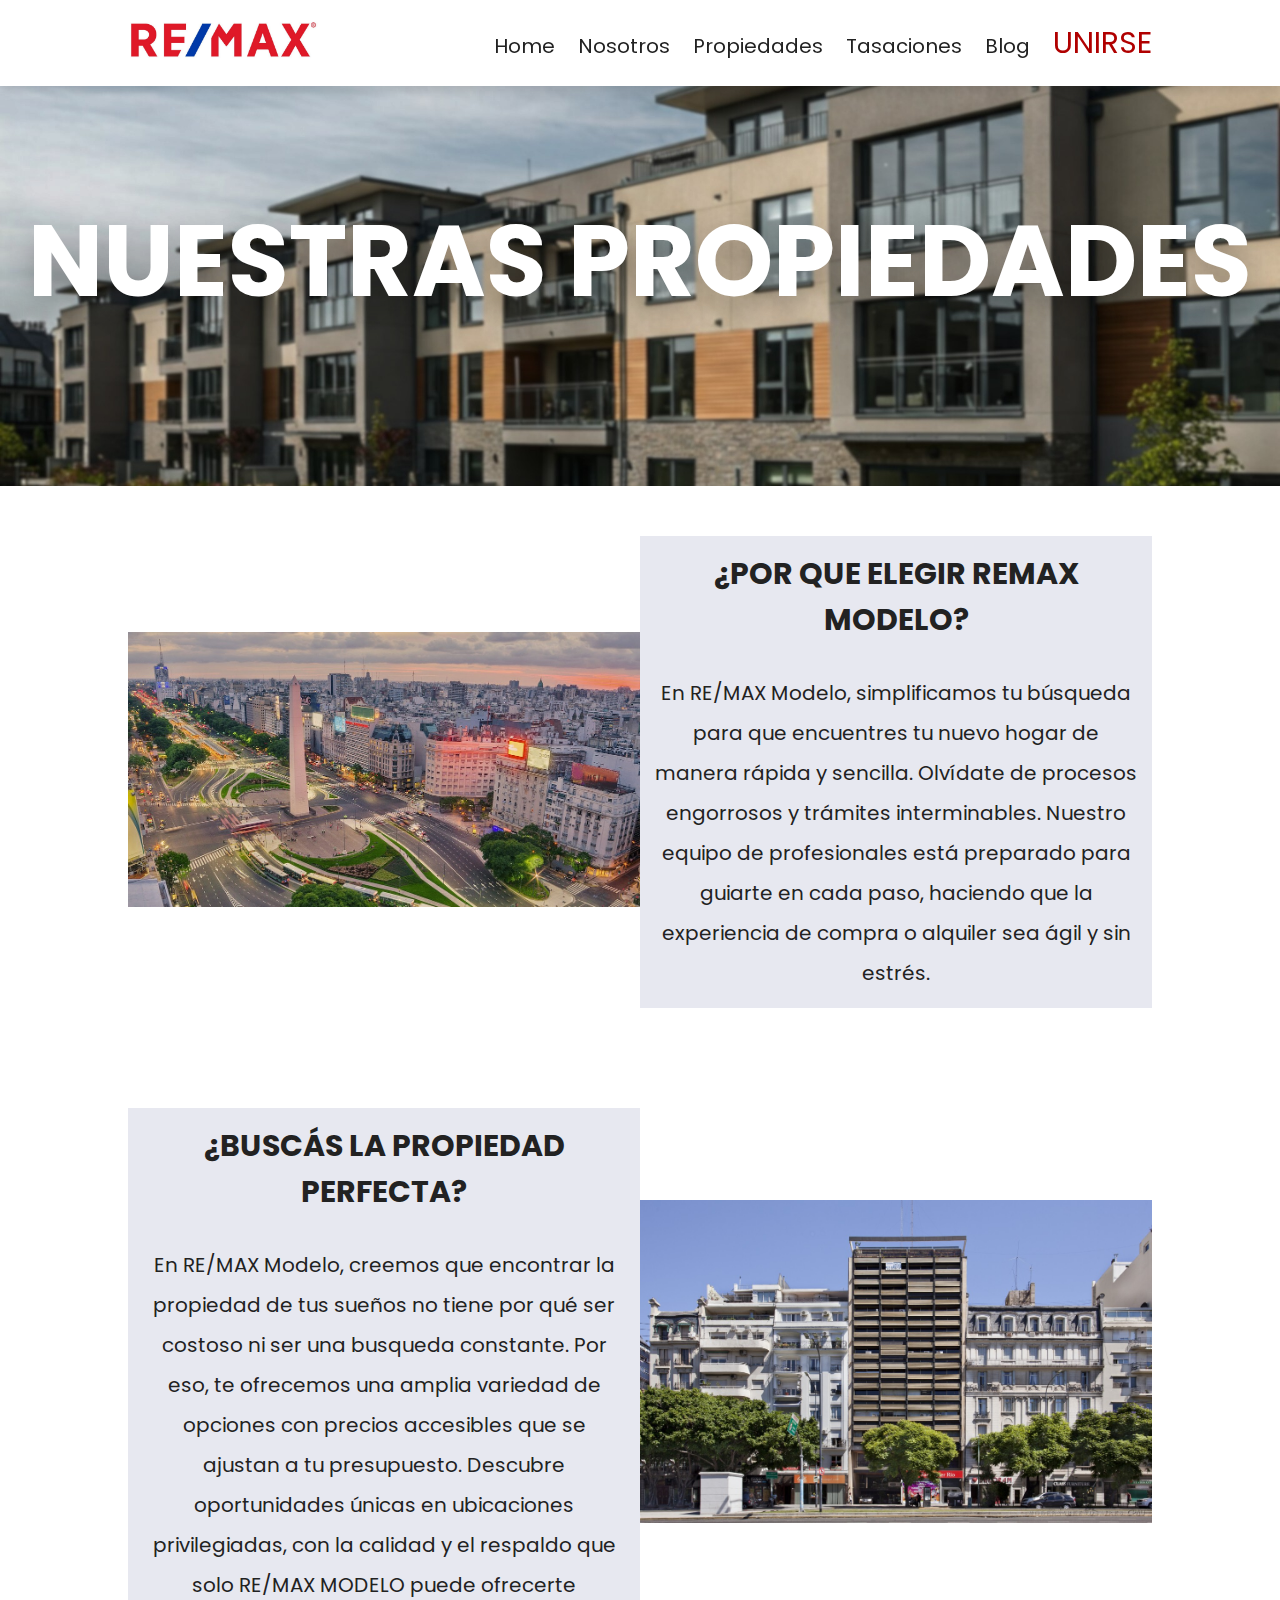
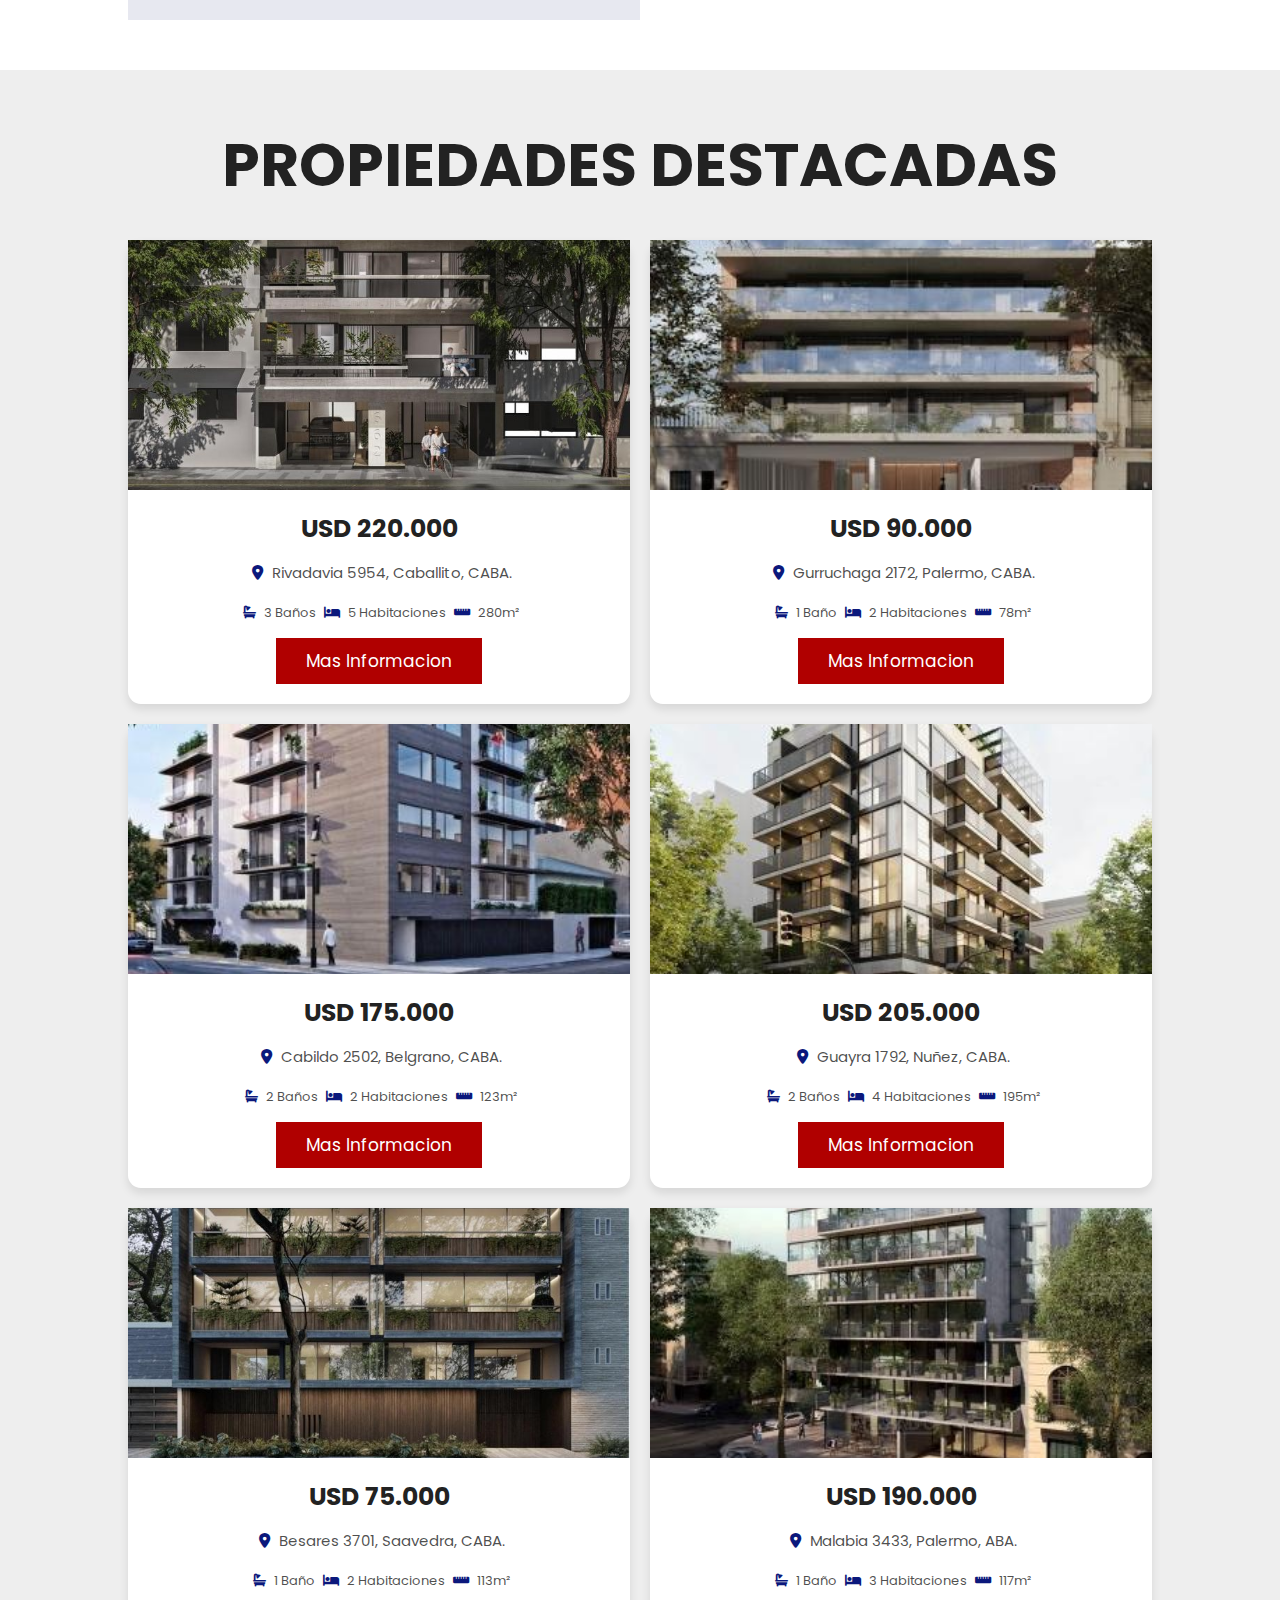
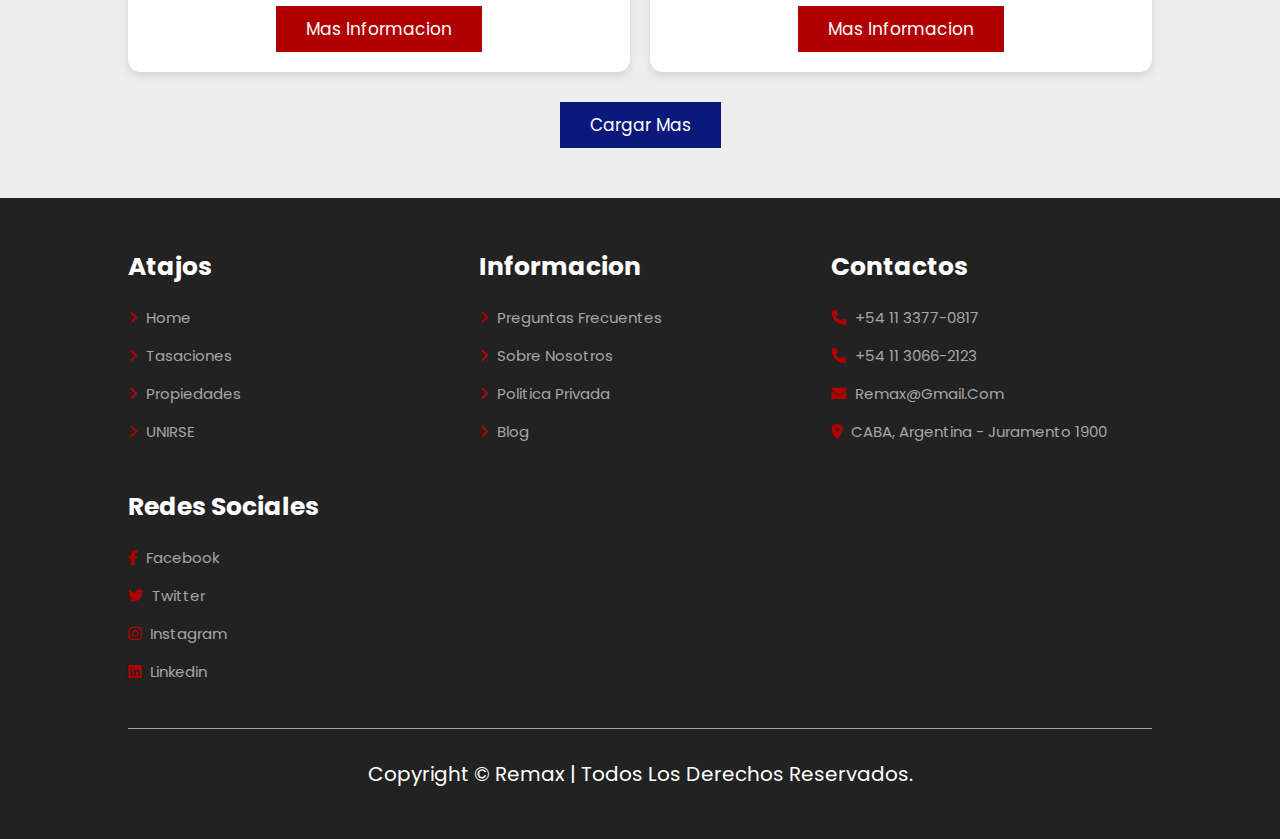
<file: propiedades.html>
<!DOCTYPE html>
<html lang="en">
<head>
    <meta charset="UTF-8">
    <meta name="viewport" content="width=device-width, initial-scale=1.0">
    <title>propiedades</title>

    <!--swiper css link -->
    <link rel="stylesheet" href="https://cdn.jsdelivr.net/npm/swiper@11/swiper-bundle.min.css"/>

    <!--font awesome cdn link -->
    <link rel="stylesheet" href="https://cdnjs.cloudflare.com/ajax/libs/font-awesome/6.7.2/css/all.min.css">

    <!-- custom css file -->
    <link rel="stylesheet" href="css/style.css">

</head>
<body>

<!--menu navegador -->

<section class="header">

    
    <a href="index.html" class="logo"><img src="imagenes/nombreRemax.jpg" alt="nombreRemax" width="190px" heigth="70px"></a>

    <nav class="navbar">
        <a href="index.html">Home</a>
        <a href="nosotros.html">Nosotros</a>
        <a href="propiedades.html">Propiedades</a>
        <a href="tasaciones.html">Tasaciones</a>
        <a href="blog.html">Blog</a>
        <a href="contacto.html" class="join-b">UNIRSE</a>
    </nav>

    <div id="menu-btn" class="fas fa-bars"></div>

</section>

<!--texto en header -->

<div class="heading" style="background:url(imagenes/heading3.jpg) no-repeat">
    <h1>Nuestras propiedades</h1>
</div>

<!-- info propiedades -->

<div class="propiedades">
<section class="property">

    <div class="image">
        <img src="imagenes/propiedades1.jpg" alt="">
    </div>

    <div class="content">
        <h3>¿Por que elegir REMAX MODELO?</h3>
        <p>En RE/MAX Modelo, simplificamos tu búsqueda para que encuentres tu nuevo hogar de manera rápida y sencilla. Olvídate de procesos engorrosos y trámites interminables. Nuestro equipo de profesionales está preparado para guiarte en cada paso, haciendo que la experiencia de compra o alquiler sea ágil y sin estrés.</p>
    </div>

</section>
<section class="property">

    <div class="content">
        <h3>¿Buscás la propiedad perfecta?</h3>
        <p>En RE/MAX Modelo, creemos que encontrar la propiedad de tus sueños no tiene por qué ser costoso ni ser una busqueda constante. Por eso, te ofrecemos una amplia variedad de opciones con precios accesibles que se ajustan a tu presupuesto. Descubre oportunidades únicas en ubicaciones privilegiadas, con la calidad y el respaldo que solo RE/MAX MODELO puede ofrecerte</p>
    </div>

    <div class="image">
        <img src="imagenes/propiedades2.jpg" alt="">
    </div>

</section>
</div>

<!--propiedades -->

<section class="properties">

    <h1 class="heading-title">PROPIEDADES DESTACADAS</h1>

    <div class="box-container">
        <div class="box">
            <div class="image">
                <img src="imagenes/propiedad-1.jpg" alt="">
            </div>
            <div class="content">
                <h3>USD 220.000</h3>
                <p><i class="fa-solid fa-location-dot"></i>  Rivadavia 5954, Caballito, CABA.</p>
                
                <div class="iconos">
                    <i class="fa-solid fa-bath"></i> 3 baños <i class="fa-solid fa-bed"></i> 5 habitaciones <i class="fa-solid fa-ruler-horizontal"></i> 280m²
                </div>

                <a href="propiedades.php" class="btn">mas informacion</a>
            </div>
        </div>

        <div class="box">
            <div class="image">
                <img src="imagenes/propiedad-2.jpg" alt="">
            </div>
            <div class="content">
                <h3>USD 90.000</h3>
                <p><i class="fa-solid fa-location-dot"></i>  Gurruchaga 2172, Palermo, CABA.</p>
                
                <div class="iconos">
                    <i class="fa-solid fa-bath"></i> 1 baño <i class="fa-solid fa-bed"></i> 2 habitaciones <i class="fa-solid fa-ruler-horizontal"></i> 78m²
                </div>

                <a href="propiedades.php" class="btn">mas informacion</a>
            </div>
        </div>

        <div class="box">
            <div class="image">
                <img src="imagenes/propiedad-3.jpg" alt="">
            </div>
            <div class="content">
                <h3>USD 175.000 </h3>
                <p><i class="fa-solid fa-location-dot"></i>  Cabildo 2502, Belgrano, CABA.</p>
                
                <div class="iconos">
                    <i class="fa-solid fa-bath"></i> 2 baños <i class="fa-solid fa-bed"></i> 2 habitaciones <i class="fa-solid fa-ruler-horizontal"></i> 123m²
                </div>

                <a href="propiedades.php" class="btn">mas informacion</a>
            </div>
        </div>

        <div class="box">
            <div class="image">
                <img src="imagenes/propiedad-4.jpg" alt="">
            </div>
            <div class="content">
                <h3>USD 205.000 </h3>
                <p><i class="fa-solid fa-location-dot"></i>  Guayra 1792, Nuñez, CABA.</p>
                
                <div class="iconos">
                    <i class="fa-solid fa-bath"></i> 2 baños <i class="fa-solid fa-bed"></i> 4 habitaciones <i class="fa-solid fa-ruler-horizontal"></i> 195m²
                </div>

                <a href="propiedades.php" class="btn">mas informacion</a>
            </div>
        </div>

        <div class="box">
            <div class="image">
                <img src="imagenes/propiedad-5.jpg" alt="">
            </div>
            <div class="content">
                <h3>USD 75.000 </h3>
                <p><i class="fa-solid fa-location-dot"></i>  Besares 3701, Saavedra, CABA.</p>
                
                <div class="iconos">
                    <i class="fa-solid fa-bath"></i> 1 baño <i class="fa-solid fa-bed"></i> 2 habitaciones <i class="fa-solid fa-ruler-horizontal"></i> 113m²
                </div>
                
                <a href="propiedades.php" class="btn">mas informacion</a>
            </div>
        </div>

        <div class="box">
            <div class="image">
                <img src="imagenes/propiedad-6.jpg" alt="">
            </div>
            <div class="content">
                <h3>USD 190.000 </h3>
                <p><i class="fa-solid fa-location-dot"></i>  Malabia 3433, Palermo, ABA.</p>
            
                <div class="iconos">
                    <i class="fa-solid fa-bath"></i> 1 baño <i class="fa-solid fa-bed"></i> 3 habitaciones <i class="fa-solid fa-ruler-horizontal"></i> 117m²
                </div>

                <a href="propiedades.php" class="btn">mas informacion</a>
            </div>
        </div>

        <div class="box">
            <div class="image">
                <img src="imagenes/propiedad-7.jpg" alt="">
            </div>
            <div class="content">
                <h3>USD 80.000 </h3>
                <p><i class="fa-solid fa-location-dot"></i>  Darwin 416, Villa Crespo, CABA.</p>
                
                <div class="iconos">
                    <i class="fa-solid fa-bath"></i> 1 baño <i class="fa-solid fa-bed"></i> 1 habitacion <i class="fa-solid fa-ruler-horizontal"></i> 53m²
                </div>

                <a href="propiedades.php" class="btn">mas informacion</a>
            </div>
        </div>

        <div class="box">
            <div class="image">
                <img src="imagenes/propiedad-8.jpg" alt="">
            </div>
            <div class="content">
                <h3>USD 125.000 </h3>
                <p><i class="fa-solid fa-location-dot"></i>  Moldes 2545, Belgrano, CABA.</p>
                
                <div class="iconos">
                    <i class="fa-solid fa-bath"></i> 2 baños <i class="fa-solid fa-bed"></i> 4 habitaciones <i class="fa-solid fa-ruler-horizontal"></i> 180m²
                </div>

                <a href="propiedades.php" class="btn">mas informacion</a>
            </div>
        </div>

        <div class="box">
            <div class="image">
                <img src="imagenes/propiedad-1.jpg" alt="">
            </div>
            <div class="content">
                <h3>USD 220.000</h3>
                <p><i class="fa-solid fa-location-dot"></i>  Rivadavia 5954, Caballito, CABA.</p>
                
                <div class="iconos">
                    <i class="fa-solid fa-bath"></i> 3 baños <i class="fa-solid fa-bed"></i> 5 habitaciones <i class="fa-solid fa-ruler-horizontal"></i> 280m²
                </div>

                <a href="propiedades.php" class="btn">mas informacion</a>
            </div>
        </div>

        <div class="box">
            <div class="image">
                <img src="imagenes/propiedad-2.jpg" alt="">
            </div>
            <div class="content">
                <h3>USD 90.000</h3>
                <p><i class="fa-solid fa-location-dot"></i>  Gurruchaga 2172, Palermo, CABA.</p>
                
                <div class="iconos">
                    <i class="fa-solid fa-bath"></i> 1 baño <i class="fa-solid fa-bed"></i> 2 habitaciones <i class="fa-solid fa-ruler-horizontal"></i> 78m²
                </div>

                <a href="propiedades.php" class="btn">mas informacion</a>
            </div>
        </div>

        <div class="box">
            <div class="image">
                <img src="imagenes/propiedad-3.jpg" alt="">
            </div>
            <div class="content">
                <h3>USD 175.000 </h3>
                <p><i class="fa-solid fa-location-dot"></i>  Cabildo 2502, Belgrano, CABA.</p>
                
                <div class="iconos">
                    <i class="fa-solid fa-bath"></i> 2 baños <i class="fa-solid fa-bed"></i> 2 habitaciones <i class="fa-solid fa-ruler-horizontal"></i> 123m²
                </div>

                <a href="propiedades.php" class="btn">mas informacion</a>
            </div>
        </div>

        <div class="box">
            <div class="image">
                <img src="imagenes/propiedad-4.jpg" alt="">
            </div>
            <div class="content">
                <h3>USD 205.000 </h3>
                <p><i class="fa-solid fa-location-dot"></i>  Guayra 1792, Nuñez, CABA.</p>
                
                <div class="iconos">
                    <i class="fa-solid fa-bath"></i> 2 baños <i class="fa-solid fa-bed"></i> 4 habitaciones <i class="fa-solid fa-ruler-horizontal"></i> 195m²
                </div>

                <a href="propiedades.php" class="btn">mas informacion</a>
            </div>
        </div>

    </div>

    <div class="load-more"> <span class="btn2">Cargar mas</span></div>

</section>

<!--footer -->

<section class="footer">

    <div class="box-container">

        <div class="box">
            <h3>Atajos</h3>
            <a href="index.html"> <i class="fa-solid fa-angle-right"></i> Home</a>
            <a href="tasaciones.html"> <i class="fa-solid fa-angle-right"></i> Tasaciones</a>
            <a href="propiedades.html"> <i class="fa-solid fa-angle-right"></i> Propiedades</a>
            <a href="contacto.html"> <i class="fa-solid fa-angle-right"></i> UNIRSE</a>
        </div>

        <div class="box">
            <h3>Informacion</h3>
            <a href="preguntas.html"> <i class="fa-solid fa-angle-right"></i> Preguntas Frecuentes</a>
            <a href="nosotros.html"> <i class="fa-solid fa-angle-right"></i> Sobre Nosotros</a>
            <a href="politica.html"> <i class="fa-solid fa-angle-right"></i> Politica privada</a>
            <a href="blog.html"> <i class="fa-solid fa-angle-right"></i> Blog</a>
        </div>

        <div class="box">
            <h3>Contactos</h3>
            <a href="https://wa.me/5491152591813?text=Hola, estoy interesada!!"> <i class="fas fa-phone"></i> +54 11 3377-0817 </a>
            <a href="https://wa.me/5491152591813?text=Hola, estoy interesada!!"> <i class="fas fa-phone"></i> +54 11 3066-2123 </a>
            <a href="mailto:remax@gmail.com"> <i class="fas fa-envelope"></i> remax@gmail.com </a>
            <a href="https://www.google.com.ar/maps/search/remax"> <i class="fa-solid fa-location-dot"></i> CABA, Argentina - Juramento 1900</a>
        </div>

        <div class="box">
            <h3>Redes sociales</h3>
            <a href="https://www.facebook.com/?locale=es_LA"> <i class="fab fa-facebook-f"></i> Facebook </a>
            <a href="https://x.com/home?lang=es"> <i class="fa-brands fa-twitter"></i> Twitter </a>
            <a href="https://www.instagram.com/"> <i class="fa-brands fa-instagram"></i> Instagram </a>
            <a href="https://ar.linkedin.com/"> <i class="fa-brands fa-linkedin"></i> Linkedin </a>
        </div>

    </div>

    <div class="credit"> Copyright &copy; Remax | Todos los derechos reservados. </div>

</section>

    <!--swiper js link -->
    <script src="https://cdn.jsdelivr.net/npm/swiper@11/swiper-bundle.min.js"></script>

    <!-- custom js file -->
     <script src="js/script.js"></script>
    
</body>
</html>
</file>
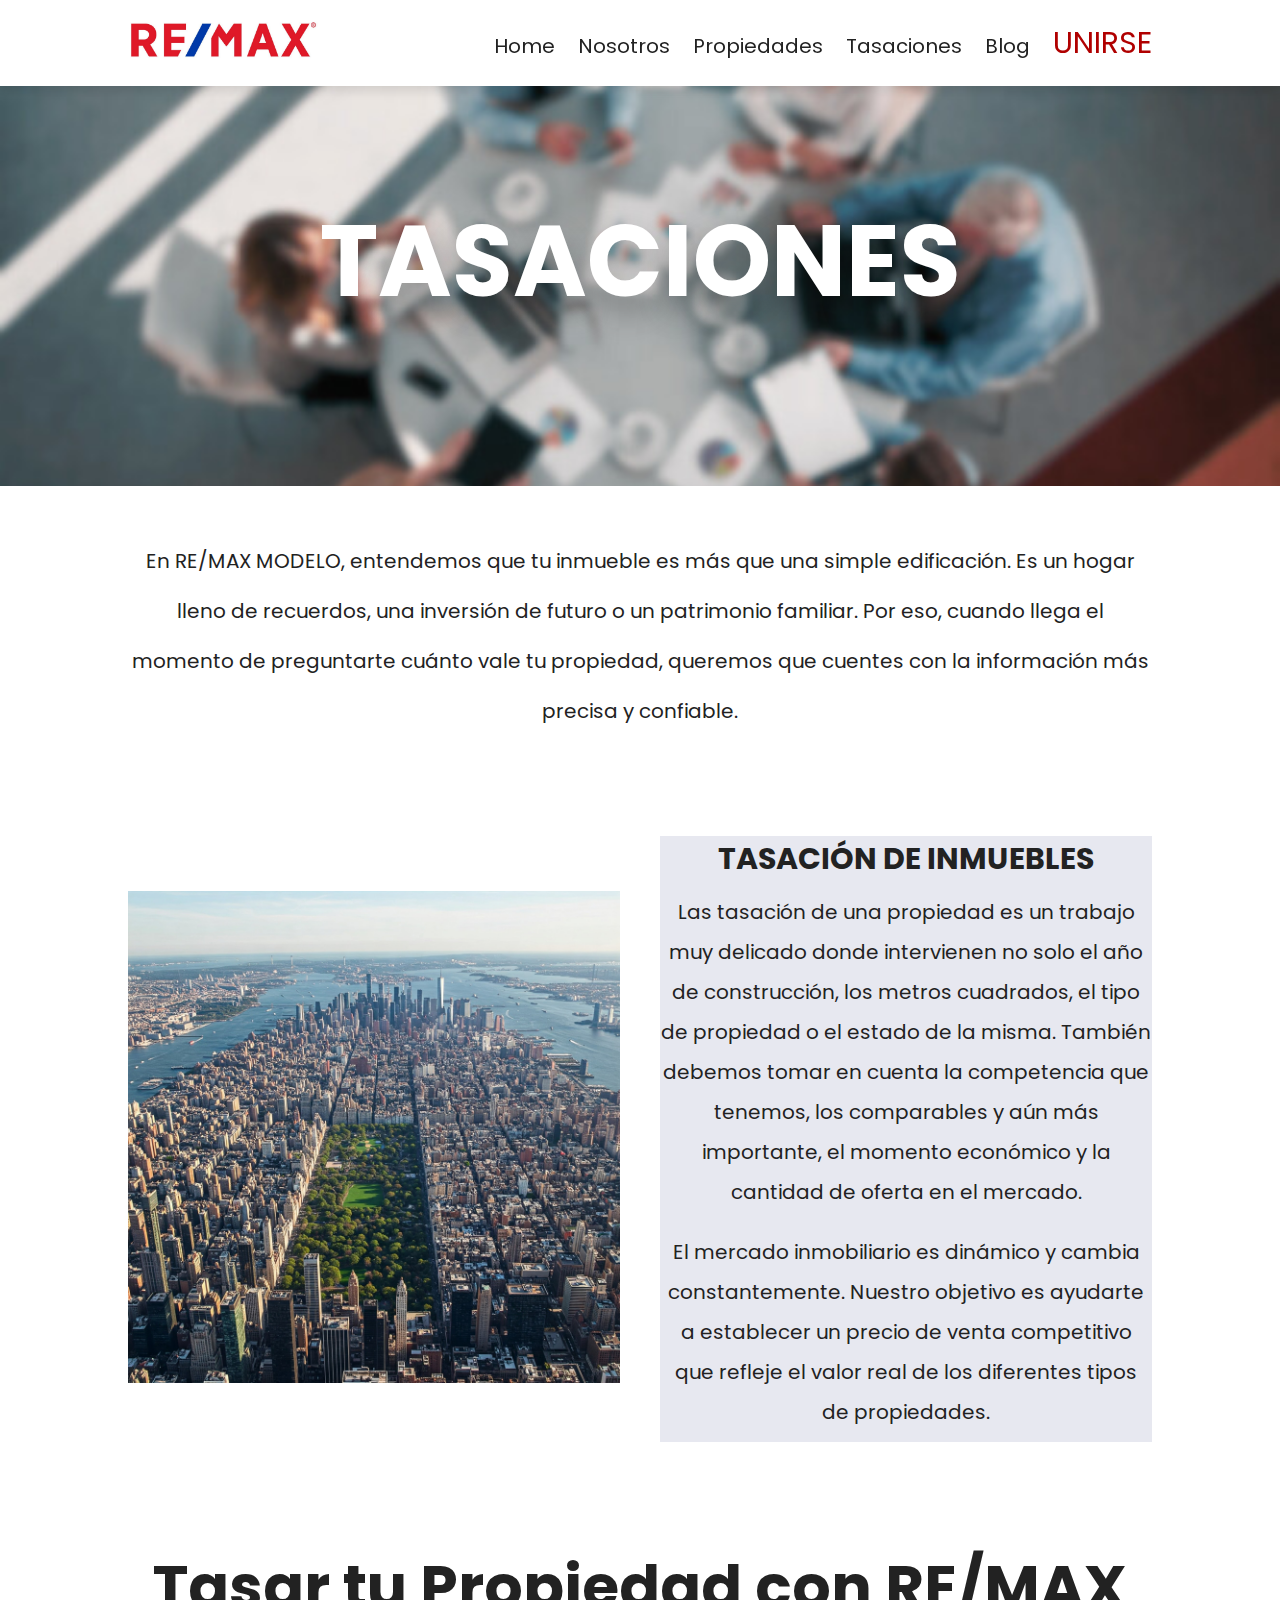
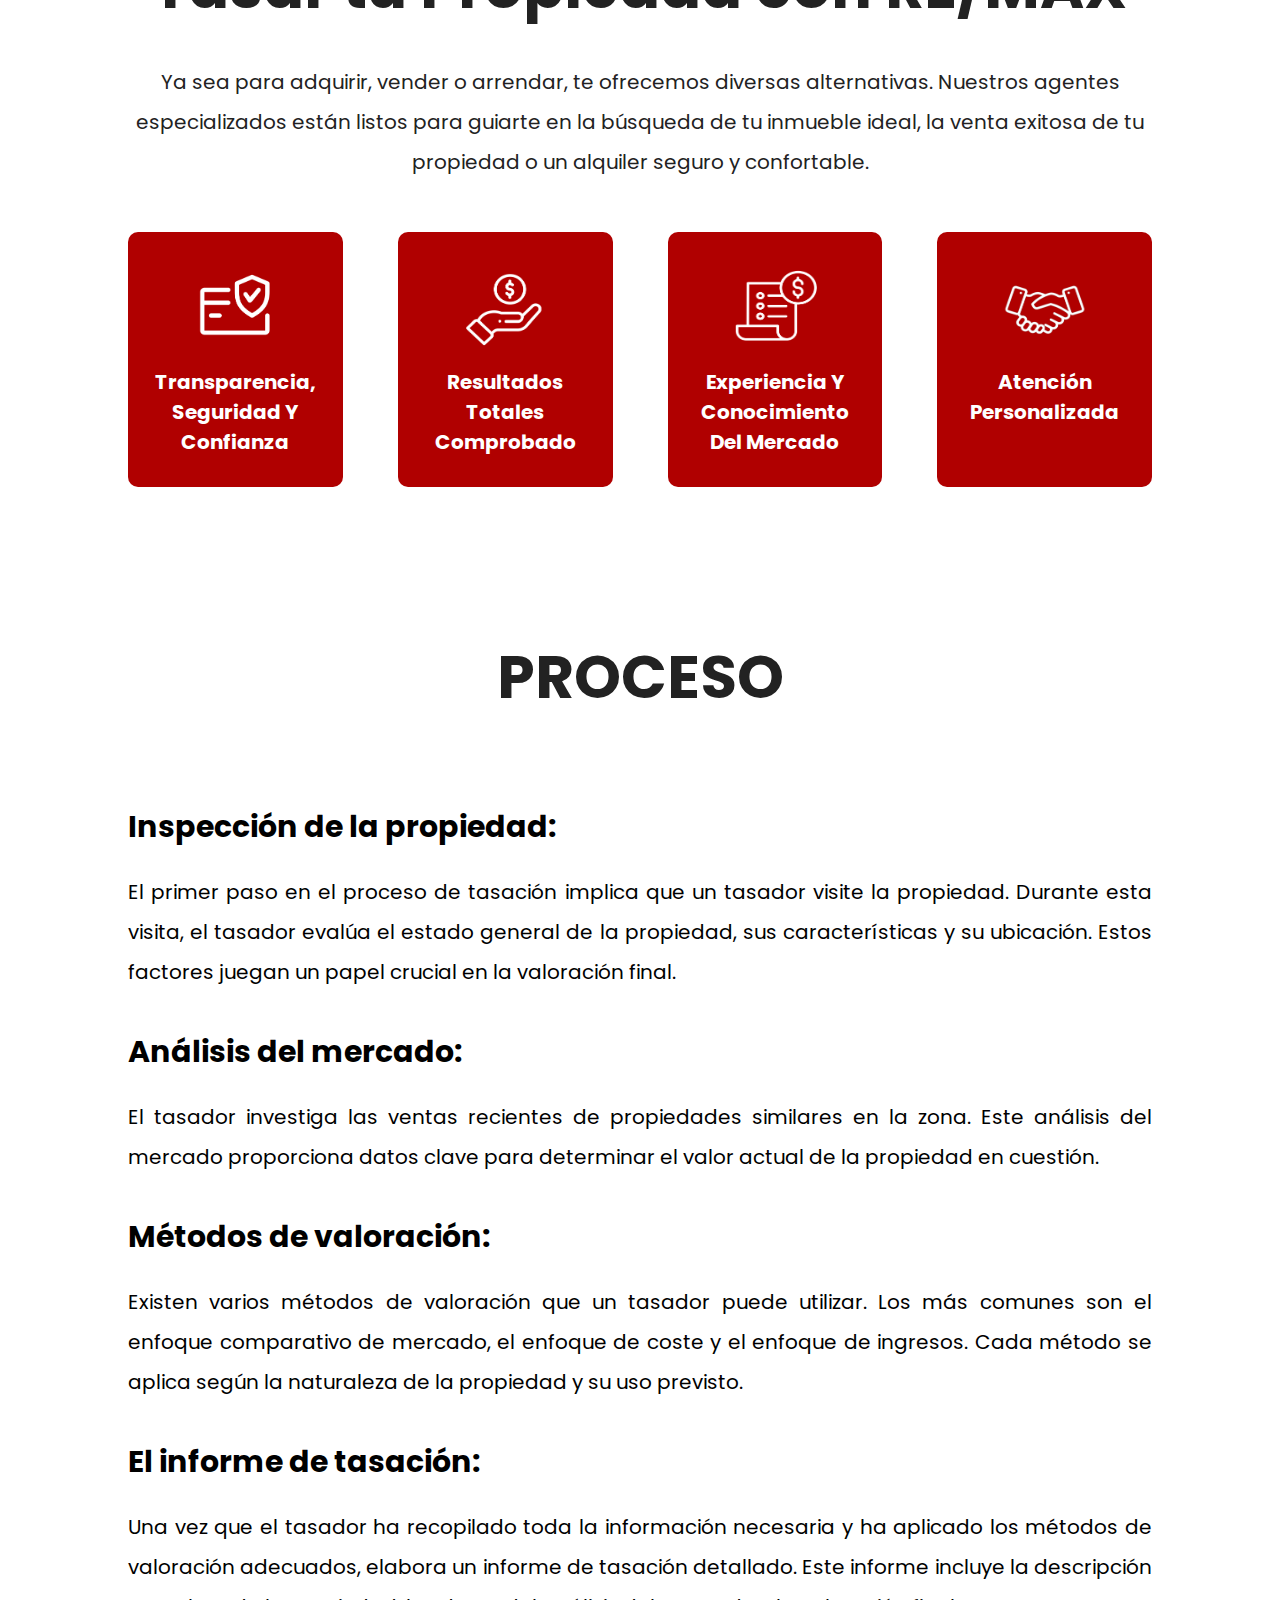
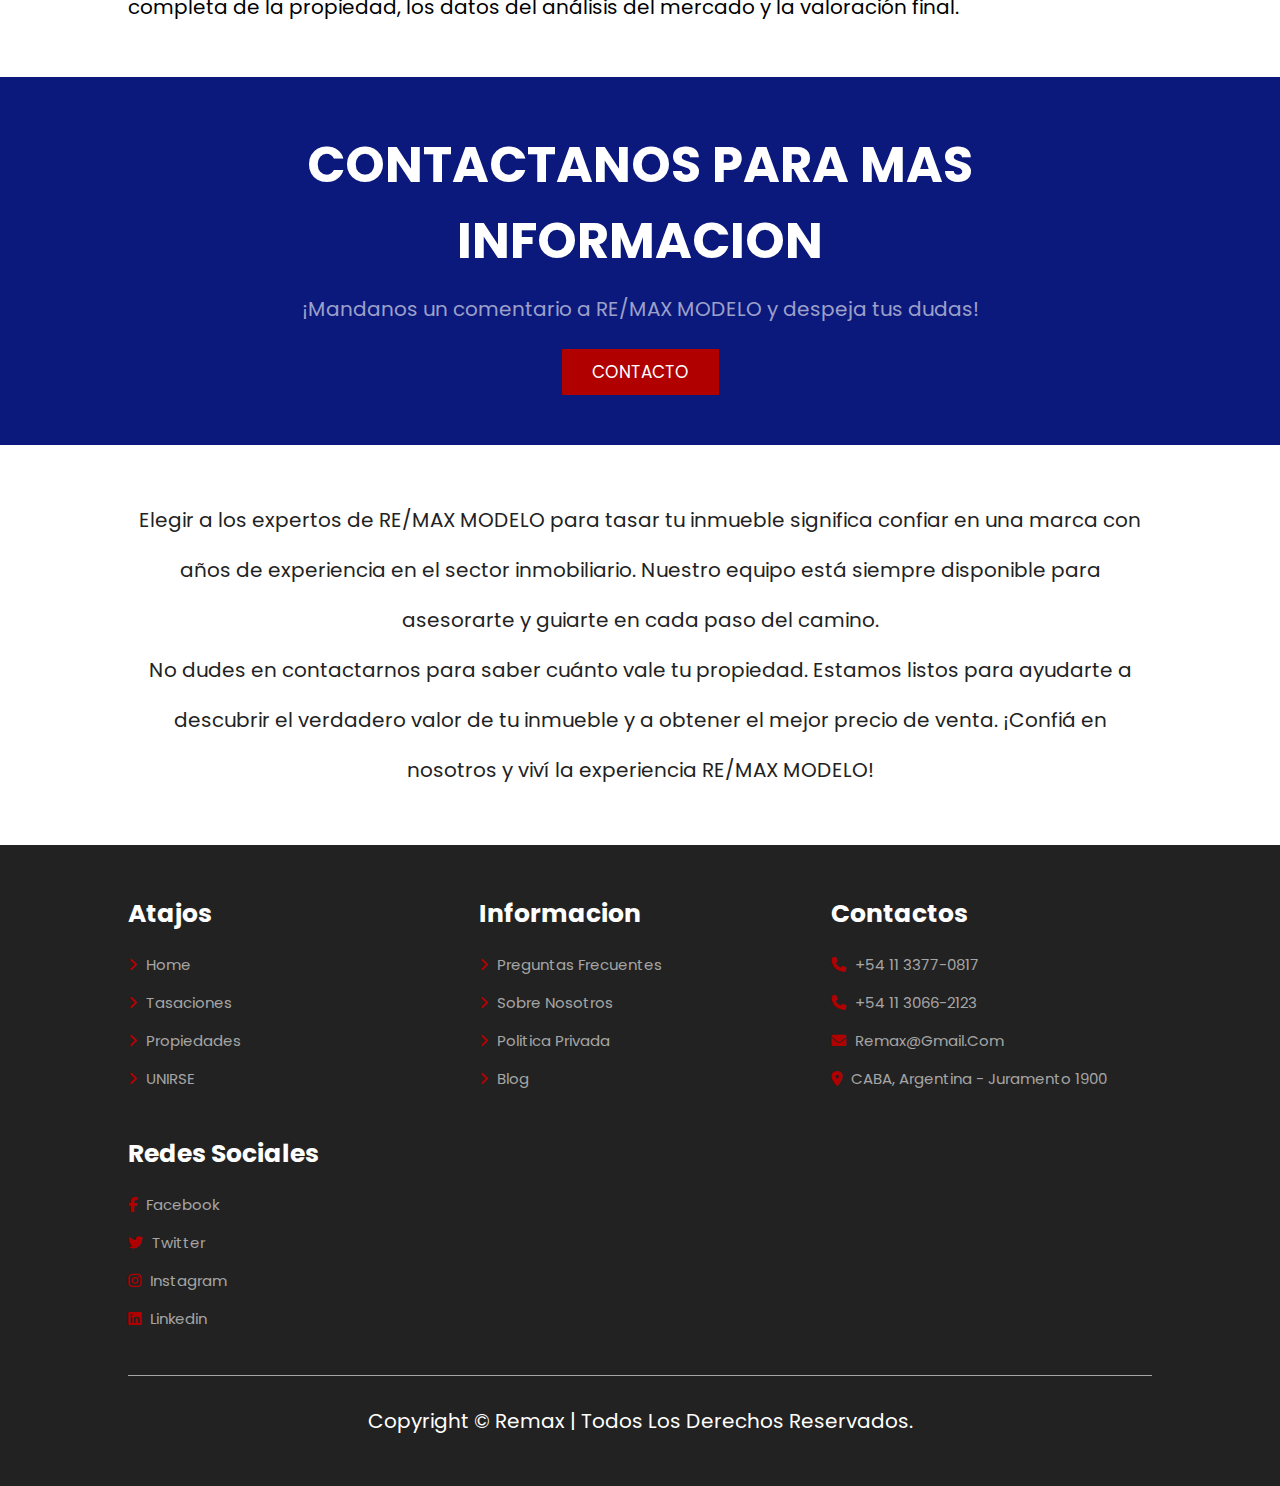
<file: tasaciones.html>
<!DOCTYPE html>
<html lang="en">
<head>
    <meta charset="UTF-8">
    <meta name="viewport" content="width=device-width, initial-scale=1.0">
    <title>nosotros</title>

    <!--swiper css link -->
    <link rel="stylesheet" href="https://cdn.jsdelivr.net/npm/swiper@11/swiper-bundle.min.css"/>

    <!--font awesome cdn link -->
    <link rel="stylesheet" href="https://cdnjs.cloudflare.com/ajax/libs/font-awesome/6.7.2/css/all.min.css">

    <!-- custom css file -->
    <link rel="stylesheet" href="css/style.css">

</head>
<body>

<!--menu navegador -->

<section class="header">

    
    <a href="index.html" class="logo"><img src="imagenes/nombreRemax.jpg" alt="nombreRemax" width="190px" heigth="70px"></a>

    <nav class="navbar">
        <a href="index.html">Home</a>
        <a href="nosotros.html">Nosotros</a>
        <a href="propiedades.html">Propiedades</a>
        <a href="tasaciones.html">Tasaciones</a>
        <a href="blog.html">Blog</a>
        <a href="contacto.html" class="join-b">UNIRSE</a>
    </nav>

    <div id="menu-btn" class="fas fa-bars"></div>

</section>

<!--texto en header -->

<div class="heading" style="background:url(imagenes/slide-3.jpg) no-repeat">
    <h1>TASACIONES</h1>
</div>

<!--info -->

<section class="info">

    <p>En RE/MAX MODELO, entendemos que tu inmueble es más que una simple edificación. Es un hogar lleno de recuerdos, una inversión de futuro o un patrimonio familiar. Por eso, cuando llega el momento de preguntarte cuánto vale tu propiedad, queremos que cuentes con la información más precisa y confiable.</p>

</section>

<!--tasaciones -->

<section class="about">

    <div class="image">
        <img src="imagenes/propiedades.jpg" alt="">
    </div>

    <div class="contentt">

        <h3>Tasación de inmuebles</h3>
        <p>Las tasación de una propiedad es un trabajo muy delicado donde intervienen no solo el año de construcción, los metros cuadrados, el tipo de propiedad o el estado de la misma. También debemos tomar en cuenta la competencia que tenemos, los comparables y aún más importante, el momento económico y la cantidad de oferta en el mercado.</p>
        <p>El mercado inmobiliario es dinámico y cambia constantemente. Nuestro objetivo es ayudarte a establecer un precio de venta competitivo que refleje el valor real de los diferentes tipos de propiedades.</p>
    
    </div>

</section>

<!--servicios -->

<section class="services">

    <h1 class="heading-title">Tasar tu Propiedad con RE/MAX</h1>

    <p>Ya sea para adquirir, vender o arrendar, te ofrecemos diversas alternativas. Nuestros agentes especializados están listos para guiarte en la búsqueda de tu inmueble ideal, la venta exitosa de tu propiedad o un alquiler seguro y confortable.</p>

    <div class="box-container">

        <div class="box">
            <img src="imagenes/servicios2.png" alt="" width="100px" heigth="50px">
            <h3>Transparencia, Seguridad y Confianza</h3>
        </div>

        <div class="box">
            <img src="imagenes/servicios1.png" alt="" width="100px" heigth="50px">
            <h3>Resultados Totales Comprobado</h3>
        </div>

        <div class="box">
            <img src="imagenes/servicios3.png" alt="" width="100px" heigth="50px">
            <h3>Experiencia y Conocimiento del Mercado</h3>
        </div>

        <div class="box">
            <img src="imagenes/servicios4.png" alt="" width="100px" heigth="50px">
            <h3>Atención Personalizada</h3>    
        </div>

    </div>

</section>

<!--proceso -->

<section class="tasacion">

    <h1 class="heading-title">PROCESO</h1>

    <div class="text">

        <h4>Inspección de la propiedad:</h4>
        <p>El primer paso en el proceso de tasación implica que un tasador visite la propiedad. Durante esta visita, el tasador evalúa el estado general de la propiedad, sus características y su ubicación. Estos factores juegan un papel crucial en la valoración final.</p>

        <h4>Análisis del mercado:</h4>
        <p>El tasador investiga las ventas recientes de propiedades similares en la zona. Este análisis del mercado proporciona datos clave para determinar el valor actual de la propiedad en cuestión.</p>

        <h4>Métodos de valoración:</h4>
        <p>Existen varios métodos de valoración que un tasador puede utilizar. Los más comunes son el enfoque comparativo de mercado, el enfoque de coste y el enfoque de ingresos. Cada método se aplica según la naturaleza de la propiedad y su uso previsto.</p>
        
        <h4>El informe de tasación:</h4>
        <p>Una vez que el tasador ha recopilado toda la información necesaria y ha aplicado los métodos de valoración adecuados, elabora un informe de tasación detallado. Este informe incluye la descripción completa de la propiedad, los datos del análisis del mercado y la valoración final.</p>

    </div>

</section>

<!--contacto -->

<section class="join2">
    <div class="content">
        <h3>CONTACTANOS PARA MAS INFORMACION</h3>
        <p>¡Mandanos un comentario a RE/MAX MODELO y despeja tus dudas!</p>
        <a href="contacto.html" class="btn">CONTACTO</a>
    </div>
</section>

<!--info -->

<section class="info">

    <p>Elegir a los expertos de RE/MAX MODELO para tasar tu inmueble significa confiar en una marca con años de experiencia en el sector inmobiliario. Nuestro equipo está siempre disponible para asesorarte y guiarte en cada paso del camino.</p>
    <p>No dudes en contactarnos para saber cuánto vale tu propiedad. Estamos listos para ayudarte a descubrir el verdadero valor de tu inmueble y a obtener el mejor precio de venta. ¡Confiá en nosotros y viví la experiencia RE/MAX MODELO!</p>

</section>


<!--footer -->

<section class="footer">

    <div class="box-container">

        <div class="box">
            <h3>Atajos</h3>
            <a href="index.html"> <i class="fa-solid fa-angle-right"></i> Home</a>
            <a href="tasaciones.html"> <i class="fa-solid fa-angle-right"></i> Tasaciones</a>
            <a href="propiedades.html"> <i class="fa-solid fa-angle-right"></i> Propiedades</a>
            <a href="contacto.html"> <i class="fa-solid fa-angle-right"></i> UNIRSE</a>
        </div>

        <div class="box">
            <h3>Informacion</h3>
            <a href="preguntas.html"> <i class="fa-solid fa-angle-right"></i> Preguntas Frecuentes</a>
            <a href="nosotros.html"> <i class="fa-solid fa-angle-right"></i> Sobre Nosotros</a>
            <a href="politica.html"> <i class="fa-solid fa-angle-right"></i> Politica privada</a>
            <a href="blog.html"> <i class="fa-solid fa-angle-right"></i> Blog</a>
        </div>

        <div class="box">
            <h3>Contactos</h3>
            <a href="https://wa.me/5491152591813?text=Hola, estoy interesada!!"> <i class="fas fa-phone"></i> +54 11 3377-0817 </a>
            <a href="https://wa.me/5491152591813?text=Hola, estoy interesada!!"> <i class="fas fa-phone"></i> +54 11 3066-2123 </a>
            <a href="mailto:remax@gmail.com"> <i class="fas fa-envelope"></i> remax@gmail.com </a>
            <a href="https://www.google.com.ar/maps/search/remax"> <i class="fa-solid fa-location-dot"></i> CABA, Argentina - Juramento 1900</a>
        </div>

        <div class="box">
            <h3>Redes sociales</h3>
            <a href="https://www.facebook.com/?locale=es_LA"> <i class="fab fa-facebook-f"></i> Facebook </a>
            <a href="https://x.com/home?lang=es"> <i class="fa-brands fa-twitter"></i> Twitter </a>
            <a href="https://www.instagram.com/"> <i class="fa-brands fa-instagram"></i> Instagram </a>
            <a href="https://ar.linkedin.com/"> <i class="fa-brands fa-linkedin"></i> Linkedin </a>
        </div>

    </div>

    <div class="credit"> Copyright &copy; Remax | Todos los derechos reservados. </div>

</section>

    <!--swiper js link -->
    <script src="https://cdn.jsdelivr.net/npm/swiper@11/swiper-bundle.min.js"></script>

    <!-- custom js file -->
     <script src="js/script.js"></script>
    
</body>
</html>
</file>
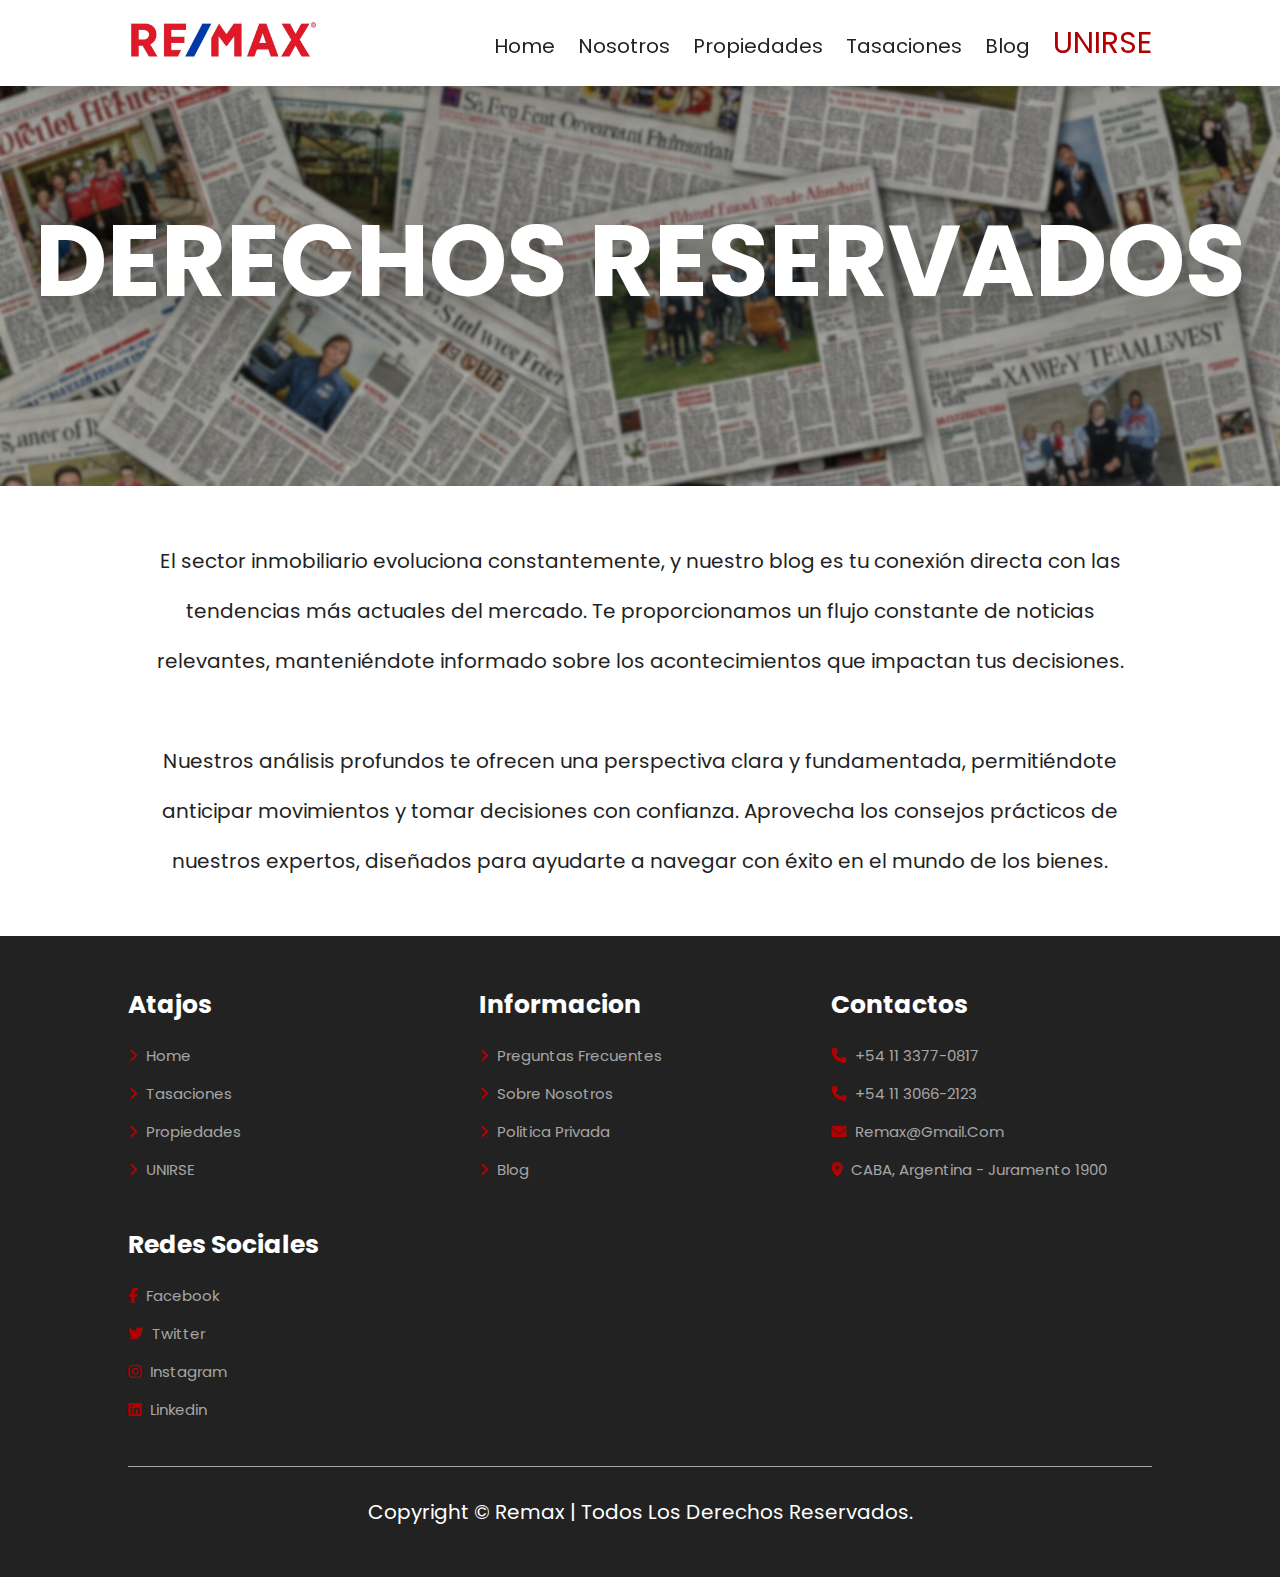
<file: terminos.html>
<!DOCTYPE html>
<html lang="en">
<head>
    <meta charset="UTF-8">
    <meta name="viewport" content="width=device-width, initial-scale=1.0">
    <title>nosotros</title>

    <!--swiper css link -->
    <link rel="stylesheet" href="https://cdn.jsdelivr.net/npm/swiper@11/swiper-bundle.min.css"/>

    <!--font awesome cdn link -->
    <link rel="stylesheet" href="https://cdnjs.cloudflare.com/ajax/libs/font-awesome/6.7.2/css/all.min.css">

    <!-- custom css file -->
    <link rel="stylesheet" href="css/style.css">

</head>
<body>

<!--menu navegador -->

<section class="header">

    
    <a href="index.html" class="logo"><img src="imagenes/nombreRemax.jpg" alt="nombreRemax" width="190px" heigth="70px"></a>

    <nav class="navbar">
        <a href="index.html">Home</a>
        <a href="nosotros.html">Nosotros</a>
        <a href="propiedades.html">Propiedades</a>
        <a href="tasaciones.html">Tasaciones</a>
        <a href="blog.html">Blog</a>
        <a href="contacto.html" class="join-b">UNIRSE</a>
    </nav>

    <div id="menu-btn" class="fas fa-bars"></div>

</section>

<!--texto en header -->

<div class="heading" style="background:url(imagenes/heading4.jpg) no-repeat">
    <h1>DERECHOS RESERVADOS</h1>
</div>

<!--info blog -->

<section class="info">

    <p>El sector inmobiliario evoluciona constantemente, y nuestro blog es tu conexión directa con las tendencias más actuales del mercado. Te proporcionamos un flujo constante de noticias relevantes, manteniéndote informado sobre los acontecimientos que impactan tus decisiones.</p>
    <p class="p2">...</p>
    <p>Nuestros análisis profundos te ofrecen una perspectiva clara y fundamentada, permitiéndote anticipar movimientos y tomar decisiones con confianza. Aprovecha los consejos prácticos de nuestros expertos, diseñados para ayudarte a navegar con éxito en el mundo de los bienes.</p>

</section>


<!--footer -->

<section class="footer">

    <div class="box-container">

        <div class="box">
            <h3>Atajos</h3>
            <a href="index.html"> <i class="fa-solid fa-angle-right"></i> Home</a>
            <a href="tasaciones.html"> <i class="fa-solid fa-angle-right"></i> Tasaciones</a>
            <a href="propiedades.html"> <i class="fa-solid fa-angle-right"></i> Propiedades</a>
            <a href="contacto.html"> <i class="fa-solid fa-angle-right"></i> UNIRSE</a>
        </div>

        <div class="box">
            <h3>Informacion</h3>
            <a href="preguntas.html"> <i class="fa-solid fa-angle-right"></i> Preguntas Frecuentes</a>
            <a href="nosotros.html"> <i class="fa-solid fa-angle-right"></i> Sobre Nosotros</a>
            <a href="politica.html"> <i class="fa-solid fa-angle-right"></i> Politica privada</a>
            <a href="blog.html"> <i class="fa-solid fa-angle-right"></i> Blog</a>
        </div>

        <div class="box">
            <h3>Contactos</h3>
            <a href="https://wa.me/5491152591813?text=Hola, estoy interesada!!"> <i class="fas fa-phone"></i> +54 11 3377-0817 </a>
            <a href="https://wa.me/5491152591813?text=Hola, estoy interesada!!"> <i class="fas fa-phone"></i> +54 11 3066-2123 </a>
            <a href="mailto:remax@gmail.com"> <i class="fas fa-envelope"></i> remax@gmail.com </a>
            <a href="https://www.google.com.ar/maps/search/remax"> <i class="fa-solid fa-location-dot"></i> CABA, Argentina - Juramento 1900</a>
        </div>

        <div class="box">
            <h3>Redes sociales</h3>
            <a href="https://www.facebook.com/?locale=es_LA"> <i class="fab fa-facebook-f"></i> Facebook </a>
            <a href="https://x.com/home?lang=es"> <i class="fa-brands fa-twitter"></i> Twitter </a>
            <a href="https://www.instagram.com/"> <i class="fa-brands fa-instagram"></i> Instagram </a>
            <a href="https://ar.linkedin.com/"> <i class="fa-brands fa-linkedin"></i> Linkedin </a>
        </div>

    </div>

    <div class="credit"> Copyright &copy; Remax | Todos los derechos reservados. </div>

</section>

    <!--swiper js link -->
    <script src="https://cdn.jsdelivr.net/npm/swiper@11/swiper-bundle.min.js"></script>

    <!-- custom js file -->
    <script src="js/script.js"></script>
    
</body>
</html>
</file>
<file: css/style.css>
@import url('https://fonts.googleapis.com/css2?family=Poppins:wght@100;200;300;400;500;600&display=swap');

:root{
    --main-color: #0b187c;
    --l-main-color: #0b156319;
    --d-main-color: #02002c;
    --main-color2: #b00000;
    --l-main-color2: #710505;
    --d-main-color2: #b1000044;
    --black: #222;
    --white: #fff;
    --light-black: #777;
    --ligth-white: #fff9;
    --dark-bg: rgba(0,0,0,.7);
    --ligth-bg: #eee;
    --border:.1rem solid var(--black);
    --box-shadow:0 .5rem 1rem rgba(0,0,0,.1);
    --text-shadow:0 1.5rem 3rem rgba(0,0,0,.3);
}

*{
    font-family: 'Poppins', sans-serif;
    margin: 0; padding: 0;
    box-sizing: border-box;
    outline: none; border: none;
    text-decoration: none;
    text-transform: capitalize;
}

html{
    font-size: 62.5%;
    overflow-x: hidden;
}

html::-webkit-scrollbar{
    width: 1rem;
}

html::-webkit-scrollbar-track{
    background-color: var(--white);
}

html::-webkit-scrollbar-thumb{
    background-color: var(--main-color2);
}

section{
    padding: 5rem 10%;
}

@keyframes fadeIn{
    0%{
        transform: scale(0);
        opacity: 0;
    }
}  

.heading{
    background-size: cover !important;
    background-position: center !important;
    padding-top: 10rem;
    padding-bottom: 15rem;
    display: flex;
    align-items: center;
    justify-content: center;
}

.heading h1{
    font-size: 10rem;
    text-transform: uppercase;
    color:var(--white);
    text-shadow: var(--text-shadow);
    text-align: center;
}

.btn{
    display: inline-block;
    background: var(--main-color2);
    margin-top: 1rem;
    color: var(--white);
    font-size: 1.7rem;
    padding:1rem 3rem;
    cursor: pointer;
}

.btn:hover{
    background: var(--l-main-color2);
}

.btn2{
    display: inline-block;
    background: var(--main-color);
    margin-top: 1rem;
    color: var(--white);
    font-size: 1.7rem;
    padding:1rem 3rem;
    cursor: pointer;
}

.btn2:hover{
    background: var(--d-main-color);
}

.btn3{
    display: inline-block;
    background: var(--black);
    margin-top: 1rem;
    color: var(--white);
    font-size: 2rem;
    padding:1rem 3rem;
    cursor: pointer;
    border-radius: 15px;
}

.btn3:hover{
    background: var(--light-black);
}


.heading-title{
    text-align: center;
    margin-bottom: 3rem;
    font-size: 6rem;
    text-transform: uppercase;
    color: var(--black);
}



.header{
    position: sticky;
    top: 0; left: 0; right: 0;
    z-index: 1000;
    background-color: var(--white);
    display: flex;
    padding-top: 2rem;
    padding-bottom: 2rem;
    box-shadow: var(--box-shadow);
    align-items: center;
    justify-content: space-between;
}

.header .navbar a{
    font-size: 2rem;
    margin-left: 2rem;
    color:var(--black);
}

.header .navbar a:hover{
    color:var(--main-color2)
}

#menu-btn{
    font-size: 2.5rem;
    cursor: pointer;
    color:var(--black);
    display:none;
}

.header .navbar .join-b{
    font-size: 3rem;
    color: var(--main-color2);
}



.home{
    padding: 0;
}

.home .slide{
    text-align: center;
    padding:2rem;
    display: flex;
    align-items: center;
    justify-content: center;
    background-size: cover !important;
    background-position: center !important;
    min-height: 60rem;
}

.home .slide .content{
    width: 120rem;
    display: none;
}

.home .swiper-slide-active .content{
    display: inline-block;
}

.home .slide .content span{
    display: block;
    font-size: 2.2rem;
    color: var(--ligth-white);
    padding-bottom: 1rem;
    animation:fadeIn .6s linear backwards .2s;
}

.home .slide .content h3{
    font-size: 5vw;
    color: var(--white);
    text-transform: uppercase;
    line-height: 1;
    text-shadow: var(--text-shadow);
    padding:1rem 0;
    animation:fadeIn .6s linear backwards .2s;
}

.home .slide .content .btn{
    animation:fadeIn .6s linear backwards .2s;
}

.home .swiper-button-next,
.home .swiper-button-prev{
    height: 7rem;
    width: 15rem;
    color: var(--white);
}

.home .swiper-button-next:hover,
.home .swiper-button-prev:hover{
    color: var(--main-color2);
}



.home-about{
    display: flex;
    align-items: center;
    flex-wrap: wrap;
}

.home-about .image{
    flex: 1 1 41rem;
}

.home-about .image img{
    width: 100%;
}

.home-about .content{
    flex:1 1 41rem;
    padding:3rem;
    background: var(--l-main-color);
}

.home-about .content h3{
    font-size: 3rem;
    color: var(--black);
}

.home-about .content p{
    font-size: 1.7rem;
    padding:1rem 0;
    line-height: 2;
    color: var(--black);
    text-transform: none;
}



.services p{
    font-size: 2rem;
    line-height: 2;
    padding-bottom: 5rem;
    color: var(--black);
    text-transform: none;
    text-align: center;
}

.services .heading-title{
    text-transform: none;
}

.services .box-container{
    display: grid;
    grid-template-columns: repeat(auto-fit, minmax(16rem, 1fr));
    gap: 5.5rem;
    padding-bottom: 3rem;
}

.services .box-container .box{
    padding:3rem 2rem;
    text-align: center;
    background: var(--main-color2);
    cursor: pointer;
    border-radius: 10px;
}

.services .box-container .box:hover{
    background: var(--main-color);
    transform: scale(1.1);
}

.services .box-container .box img{
    height: 9rem;
}

.services .box-container .box h3{
    color: var(--white);
    font-size: 2rem;
    padding-top: 1rem;
}



.home-property{
    background: var(--ligth-bg);
}

.home-property .box-container{
    display: grid;
    grid-template-columns: repeat(auto-fit, minmax(30rem, 1fr));
    gap: 2rem;
}



.home-property .box-container .box{
    border-radius: 13px;
    box-shadow: var(--box-shadow);
    background: var(--white);
}

.home-property .box-container .box .image{
    height: 25rem;
    overflow: hidden;
}

.home-property .box-container .box .image img{
    height: 100%;
    width: 100%;
    object-fit: cover;
    transition: .2s linear;
}

.home-property .box-container .box:hover img{
    transform: scale(1.05);
}

.home-property .box-container .box .content{
    padding:2rem;
    text-align: center;
}

.home-property .box-container .box .content h3{
    font-size: 2.5rem;
    color: var(--black);
}

.home-property .box-container .box .content p{
    font-size: 1.5rem;
    color: var(--dark-bg);
    line-height: 2;
    padding:1rem;
}

.home-property .box-container .box .content .iconos{
    font-size: 1.3rem;
    color: var(--dark-bg);
    padding: 0.5rem;
}

.home-property .box-container .box .content i{
    color:var(--main-color);
    padding-right: .5rem;
    padding-left: .5rem;
}



.home-property .box-container .box1{
    border-radius: 13px;
    box-shadow: var(--box-shadow);
    background: var(--white);
}

.home-property .box-container .box1 .image{
    height: 25rem;
    overflow: hidden;
}

.home-property .box-container .box1 .image img{
    height: 100%;
    width: 100%;
    object-fit: cover;
    transition: .2s linear;
}

.home-property .box-container .box1:hover img{
    transform: scale(1.05);
}

.home-property .box-container .box1 .content{
    padding:2rem;
    text-align: center;
}

.home-property .box-container .box1 .content h3{
    font-size: 2.5rem;
    color: var(--black);
}

.home-property .box-container .box1 .content p{
    font-size: 1.5rem;
    color: var(--dark-bg);
    line-height: 2;
    padding:1rem;
}

.home-property .box-container .box1 .content .iconos{
    font-size: 1.3rem;
    color: var(--dark-bg);
    padding: 0.5rem;
}

.home-property .box-container .box1 .content i{
    color:var(--main-color);
    padding-right: .5rem;
    padding-left: .5rem;
}



.home-property .load-more{
    text-align: center;
    margin-top: 2rem;
}




.join-us{
    display: flex;
    align-items: center;
    flex-wrap: wrap;
}

.join-us .image1{
    flex: none;
    flex: 1 1 41rem;
}

.join-us .image1 img{
    width: 100%;
}

.join-us .content{
    flex:1 1 41rem;
    padding:3rem;
    background: var(--l-main-color);
}

.join-us .content h3{
    font-size: 3rem;
    color: var(--black);
    text-transform: none;
}

.join-us .content p{
    font-size: 1.8rem;
    padding:1rem 0;
    line-height: 2;
    color: var(--black);
    text-transform: none;
}



.join{
    text-align: center;
    background-color: var(--l-main-color2);
}

.join .content{
    max-width: 90rem;
    margin: 0 auto;
}

.join .content h3{
    font-size: 5rem;
    text-transform: uppercase;
    color: var(--white);
}

.join .content p{
    font-size: 2rem;
    color: var(--ligth-white);
    line-height: 2;
    padding: 1rem 0;
    text-transform: none;
}



/* display: none; */

.join2{
    text-align: center;
    background-color: var(--main-color);
}

.join2 .content{
    max-width: 120rem;
    margin: 0 auto;
}

.join2 .content h3{
    font-size: 5rem;
    text-transform: uppercase;
    color: var(--white);
}

.join2 .content p{
    font-size: 2rem;
    color: var(--ligth-white);
    line-height: 2;
    padding: 1rem 0;
    text-transform: none;
}



.join3{
    text-align: center;
    background-color: var(--light-black);
}

.join3 .content{
    max-width: 120rem;
    margin: 0 auto;
}

.join3 .content h3{
    font-size: 5rem;
    text-transform: uppercase;
    color: var(--white);
}

.join3 .content p{
    font-size: 2rem;
    color: var(--ligth-white);
    line-height: 2;
    padding: 1rem 0;
    text-transform: none;
}



.card-wrapper{
    max-width: 1500px;
    margin: 0 60px 35px;
    padding: 20px 10px;
    overflow: hidden;
}

.card-list .card-item{
    list-style: none;
}

.card-list .card-item .card-link{
    user-select: none;
    display: block;
    background: var(--ligth-bg);
    padding: 20px;
    border-radius: 12px;
    text-decoration: none;
    border: 2px solid transparent;
    box-shadow: var(--box-shadow);
}

.card-list .card-item .card-link:active{
    cursor: grabbing;
}

.card-list .card-item .card-link:hover{
    transform: scale(1.03);
}

.card-list .card-link .card-image{
    width: 100%;
    aspect-ratio: 16 / 9;
    object-fit: cover;
    border-radius: 10px;
}

.card-list .card-link .badge {
    color: var(--main-color);
    font-size: 1.5rem;
    line-height: 2;
    padding: 0.5rem 0;
}

.card-list .card-link .card-title{
    font-size: 2rem;
    color: var(--black);
    text-transform: none;
}

.card-list .card-link .card-text{
    font-size: 1.5rem;
    padding:1rem 0;
    line-height: 2;
    color: var(--black);
    text-transform: none;
}

.card-wrapper .swiper-pagination-bullet{
    height: 13px;
    width: 13px;
    opacity: 0.5;
    background-color: var(--main-color);
}

.card-wrapper .swiper-pagination-bullet-active{
    opacity: 1;
}

.card-wrapper .swiper-slide-button{
    color: var(--d-main-color);
    margin-top: -35px;
}

.blog .load-more{
    text-align: center;
    margin-top: 2rem;
}




.about{
    display: flex;
    align-items: center;
    flex-wrap: wrap;
    gap: 4rem;
}

.about .image{
    flex:1 1 41rem;
}

.about .image img{
    width: 100%;
}

.about .content{
    flex:1 1 41rem;
    text-align: center;
}

.about .content h3{
    font-size: 3rem;
    color: var(--black);
    text-transform: uppercase;
}

.about .content p{
    font-size: 2rem;
    color: var(--black);
    line-height: 2;
    padding: 1rem 0;
    text-transform: none;
}

.about .content .icons-container{
    margin-top: 2rem;
    display: flex;
    flex-wrap: wrap;
    gap: 1.5rem;
    align-items: flex-end;
}

.about .content .icons-container .icons{
    background: var(--ligth-bg);
    padding: 2rem;
    flex: 1 1 16rem;
}

.about .content .icons-container .icons i{
    font-size: 4rem;
    margin-bottom: 2rem;
    color: var(--main-color);
}

.about .content .icons-container .icons span{
    font-size: 1.5rem;
    color: var(--light-black);
    display: block;
}



.agent{
    background-color: var(--l-main-color);
}

.agent .wrapper{
    width: 100%;
    display: flex;
    flex-direction: column;
    justify-content: center;
    padding-bottom: 5rem;
}

.agent .container1{
    width: 100%;
    margin: 0 auto;
    padding: 1rem;
}

.agent .container .items{
    display: grid;
    grid-template-columns: repeat(auto-fit, minmax(30rem, 1fr));
    gap: 2rem;
}

.agent .container .card{
    width: 100%;
    overflow: hidden;
    display: flex;
    flex-direction: column;
    align-items: center;
    gap: 1rem;
    background-color: var(--ligth-white);
    box-shadow: var(--box-shadow);
    border-radius: 5px;
    padding: 1rem;
}

.agent .container .card:hover{
    transform: scale(1.03);
}


.agent .container .card p{
    font-size: 1.7rem;
    color: var(--dark-bg);
    line-height: 1;
    padding:1rem;
    text-align: center;
}

.agent .container .card a{
    color: var(--black);
}


.agent .container .card i{
    color:var(--main-color2);
    padding-right: .5rem;
    padding-left: .5rem;
}

.agent .container .card h1{
    color:var(--black);
    font-size: 2rem;
}


.agent .container .image{
    width: 140px;
    height: 140px;
    border: 3px solid var(--black);
    border-radius: 50%;
    overflow: hidden;
}

.agent .container .image img{
    width: fit-content;
    height: 100%;
    object-fit: cover;
}




.property{
    display: flex;
    align-items: center;
    flex-wrap: wrap;
}

.property .image{
    flex:1 1 41rem;
}

.property .image img{
    width: 100%;
}

.property .content{
    flex:1 1 41rem;
    text-align: center;
    background: var(--l-main-color);
}

.property .content h3{
    font-size: 3rem;
    color: var(--black);
    text-transform: uppercase;
    padding: 1.5rem;
}

.property .content p{
    font-size: 2rem;
    color: var(--black);
    line-height: 2;
    padding: 1.5rem 1.5rem;
    text-transform: none;
}



.properties{
    background: var(--ligth-bg);
}

.properties .box-container{
    display: grid;
    grid-template-columns: repeat(auto-fit, minmax(40rem, 1fr));
    gap: 2rem;
}

.properties .box-container .box{
    border-radius: 13px;
    box-shadow: var(--box-shadow);
    background: var(--white);
    display: none;
}

.properties .box-container .box:nth-child(1),
.properties .box-container .box:nth-child(2),
.properties .box-container .box:nth-child(3),
.properties .box-container .box:nth-child(4),
.properties .box-container .box:nth-child(5),
.properties .box-container .box:nth-child(6){
    display: inline-block;
}

.properties .box-container .box .image{
    height: 25rem;
    overflow: hidden;
}

.properties .box-container .box .image img{
    height: 100%;
    width: 100%;
    object-fit: cover;
    transition: .2s linear;
}

.properties .box-container .box:hover img{
    transform: scale(1.05);
}

.properties .box-container .box .content{
    padding:2rem;
    text-align: center;
}

.properties .box-container .box .content h3{
    font-size: 2.5rem;
    color: var(--black);
}

.properties .box-container .box .content p{
    font-size: 1.5rem;
    color: var(--dark-bg);
    line-height: 2;
    padding:1rem;
}

.properties .box-container .box .content .iconos{
    font-size: 1.3rem;
    color: var(--dark-bg);
    padding: 0.5rem;
}

.properties .box-container .box .content i{
    color:var(--main-color);
    padding-right: .5rem;
    padding-left: .5rem;
}

.properties .load-more{
    text-align: center;
    margin-top: 2rem;
}




.info p{
    font-size: 2rem;
    line-height: 2.5;
    color: var(--black);
    text-transform: none;
    text-align: center;
}

.info .p2{
    color: var(--white);
}


.noticia {
    font-size: 2rem;
    text-align: justify;
    width: 80%;
    margin-left: auto;
    margin-right: auto;
    line-height: 2;
}

.noticia h1{
    font-size: 4rem;
    text-align: left;
}

.noticia p{
    font-size: 1.7rem;
    padding-bottom: 1.5rem;
}

.noticia .text h4{
    font-size: 2.3rem;
    padding-top: 3rem;
    padding-bottom: 1.5rem;
    text-transform: none;
}

.noticia .text p{
    font-size: 1.7rem;
    text-transform: none;
}

.noticia .text li{
    font-size: 2rem;
    text-transform: none;
}

.noticia .text .lista{
    font-size: 2rem;
    text-transform: none;
    font-weight: bold;
}

.noticia .image{
    display: flex;
    flex-direction: column;

}



.tasacion {
    font-size: 2rem;
    text-align: justify;
    width: 100%;
    margin-left: auto;
    margin-right: auto;
    line-height: 2;
}

.tasacion .text h4{
    font-size: 3rem;
    padding-top: 3rem;
    padding-bottom: 1.5rem;
    text-transform: none;
}

.tasacion .text p{
    font-size: 2rem;
    text-transform: none;
}


.about .contentt{
    flex:1 1 41rem;
    text-align: center;
    background-color: var(--l-main-color);
}

.about .contentt h3{
    font-size: 3rem;
    color: var(--black);
    text-transform: uppercase;
}

.about .contentt p{
    font-size: 2rem;
    color: var(--black);
    line-height: 2;
    padding: 1rem 0;
    text-transform: none;
}



.booking p{
    font-size: 2rem;
    line-height: 2;
    padding-bottom: 5rem;
    color: var(--black);
    text-transform: none;
    text-align: center;
}

.booking .book-form{
    padding: 2rem;
    background: var(--ligth-bg);
}

.booking .book-form .flex{
    display: grid;
    gap: 3rem;
}

.booking .book-form .flex .inputBox{
    flex: 1 1 50rem;
}

.booking .book-form .flex .inputBox input{
    width: 100%;
    padding: 1.2rem 1.4rem;
    font-size: 2rem;
    color: var(--black);
    text-transform: none;
    margin-top: 1.5rem;
    border: var(--border);
}

.booking .book-form .flex .inputBox input:focus{
    background: var(--black);
    color: var(--ligth-white);
}

.booking .book-form .flex .inputBox input:focus::placeholder{
    color: var(--ligth-white);
}

.booking .book-form .flex .inputBox textarea{
    width: 100%;
    padding: 1.2rem 1.4rem;
    font-size: 2rem;
    color: var(--black);
    text-transform: none;
    margin-top: 1.5rem;
    border: var(--border);
}

.booking .book-form .flex .inputBox textarea:focus{
    background: var(--black);
    color: var(--ligth-white);
}

.booking .book-form .flex .inputBox textarea:focus::placeholder{
    color: var(--ligth-white);
}

.booking .book-form .flex .inputBox span{
    font-size: 2rem;
    color: var(--main-color2);
}

.booking .book-form .btn{
    margin-top: 2rem;
}





.footer{
    background-color:var(--black);
    background-size: cover;
    background-position: center;
}

.footer .box-container{
    display: grid;
    grid-template-columns: repeat(auto-fit, minmax(25rem, 1fr));
    gap: 3rem;
}

.footer .box-container .box h3{
    color:var(--white);
    font-size: 2.5rem;
    padding-bottom: 2rem;
}

.footer .box-container .box a{
    color:var(--ligth-white);
    font-size: 1.5rem;
    padding-bottom: 1.5rem;
    display: block;
}

.footer .box-container .box a i{
    color:var(--main-color2);
    padding-right: .5rem;
    transition: .2s linear;
}

.footer .box-container .box a:hover i{
    padding-right: 2rem;
}

.footer .credit{
    text-align: center;
    padding-top: 3rem;
    margin-top: 3rem;
    border-top: .1rem solid var(--ligth-white);
    font-size: 2rem;
    color:var(--white);
}



/* media queries */

@media (max-width:1200px){

    section{
        padding:3rem 5%;
    }
}

@media (max-width:991px){

    html{
        font-size: 55%;
    }

    section{
        padding:3rem 2rem;
    }

    .home .swiper-button-next,
    .home .swiper-button-prev{
        top: auto;
        bottom: 4rem;
    }
}

@media (max-width:768px){

    #menu-btn{
        display: inline-block;
        transition: .2s linear;
    }

    #menu-btn.fa-times{
        transform: rotate(180deg);
    }

    .header .navbar{
        position: absolute;
        top: 99%; left: 0; right: 0;
        background-color:var(--white);
        border-top:var(--border);
        padding:2rem;
        transition: .2s linear;
        clip-path: polygon(0 0, 100% 0, 100% 0, 0 0);
    }

    .header .navbar.active{
        clip-path: polygon(0 0, 100% 0, 100% 100%, 0 100%);
    }

    .header .navbar a{
        display: block;
        margin:2rem;
        text-align: center;
    }

    .home-property .box-container .box1{
        display: none;
    }

    .card-wrapper{
        margin: 0 10px 25px;
    }

    .card-wrapper .swiper-slide-button{
        display: none;
    }

}

@media (max-width:450px){

    html{
        font-size: 50%;
    }

    .heading-title{
        font-size: 3.5rem;
    }

    .heading h1{
        font-size: 7rem;
    }

}
</file>
